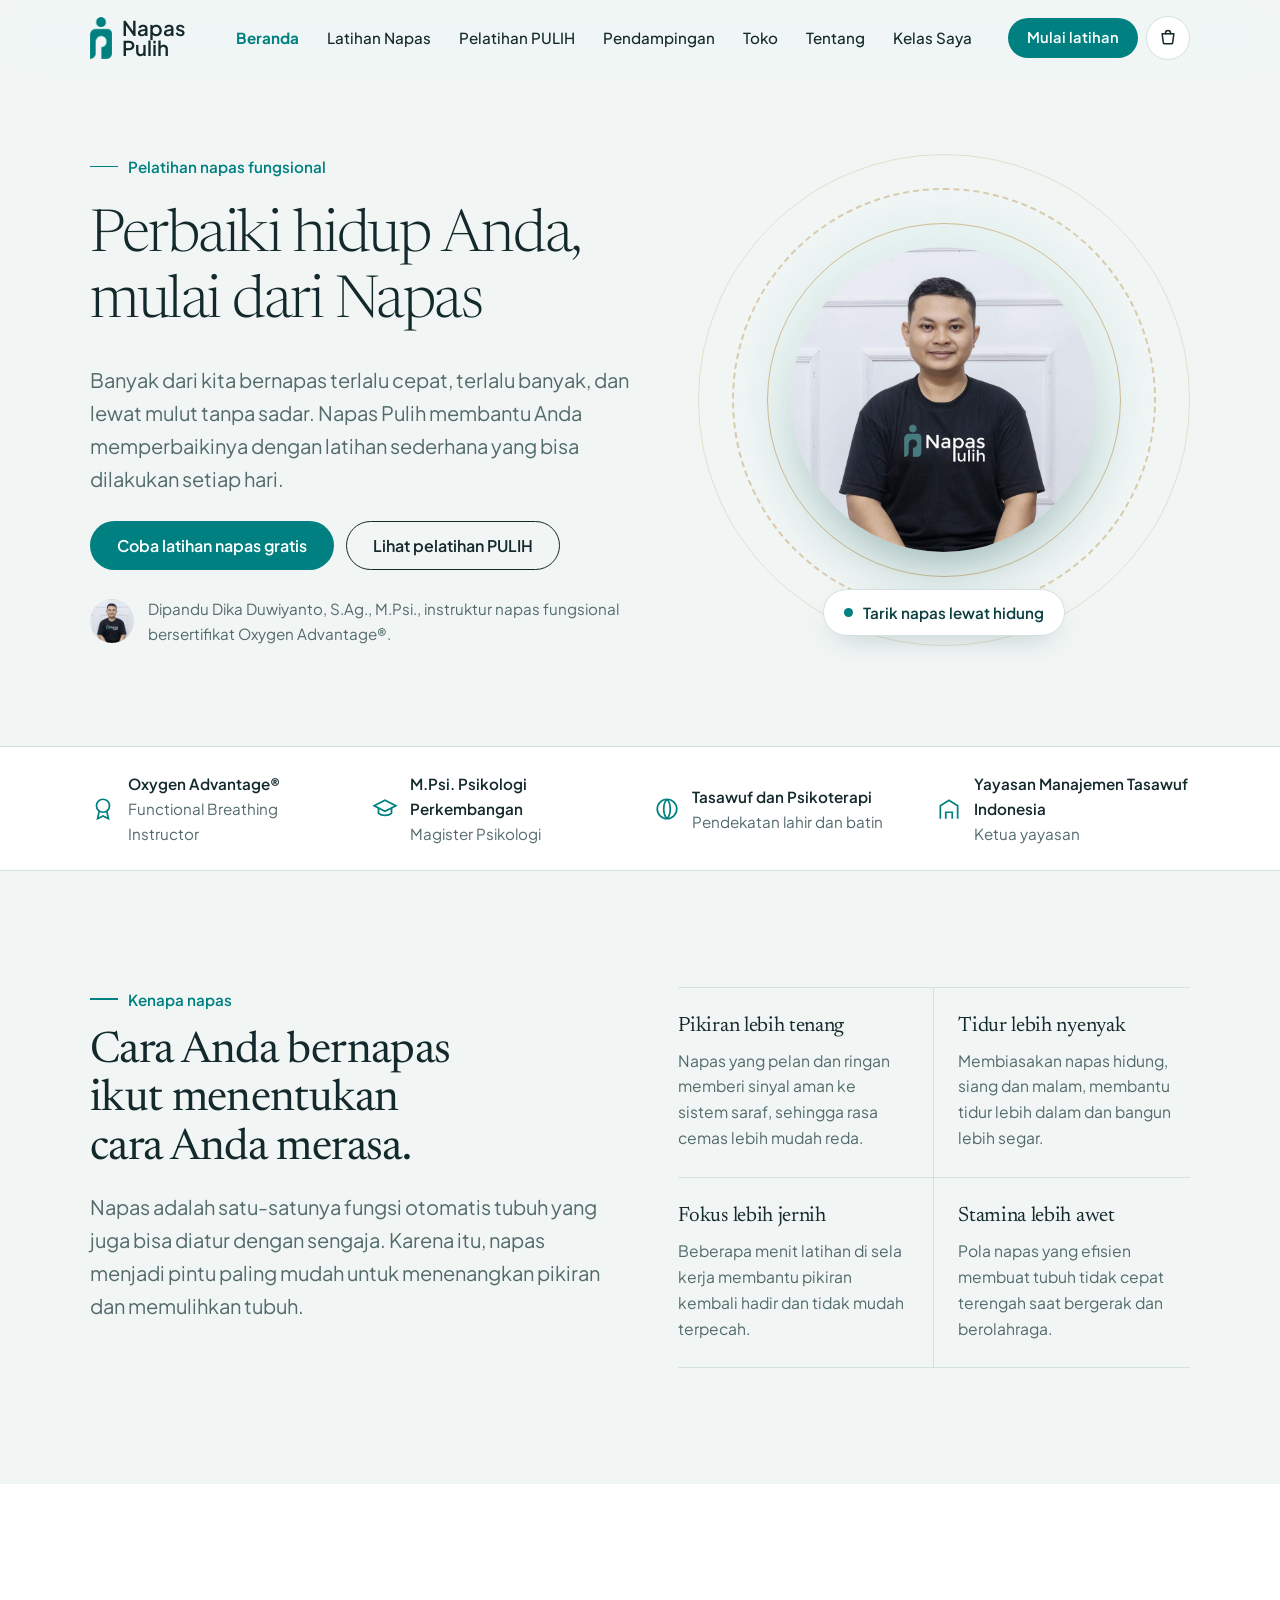
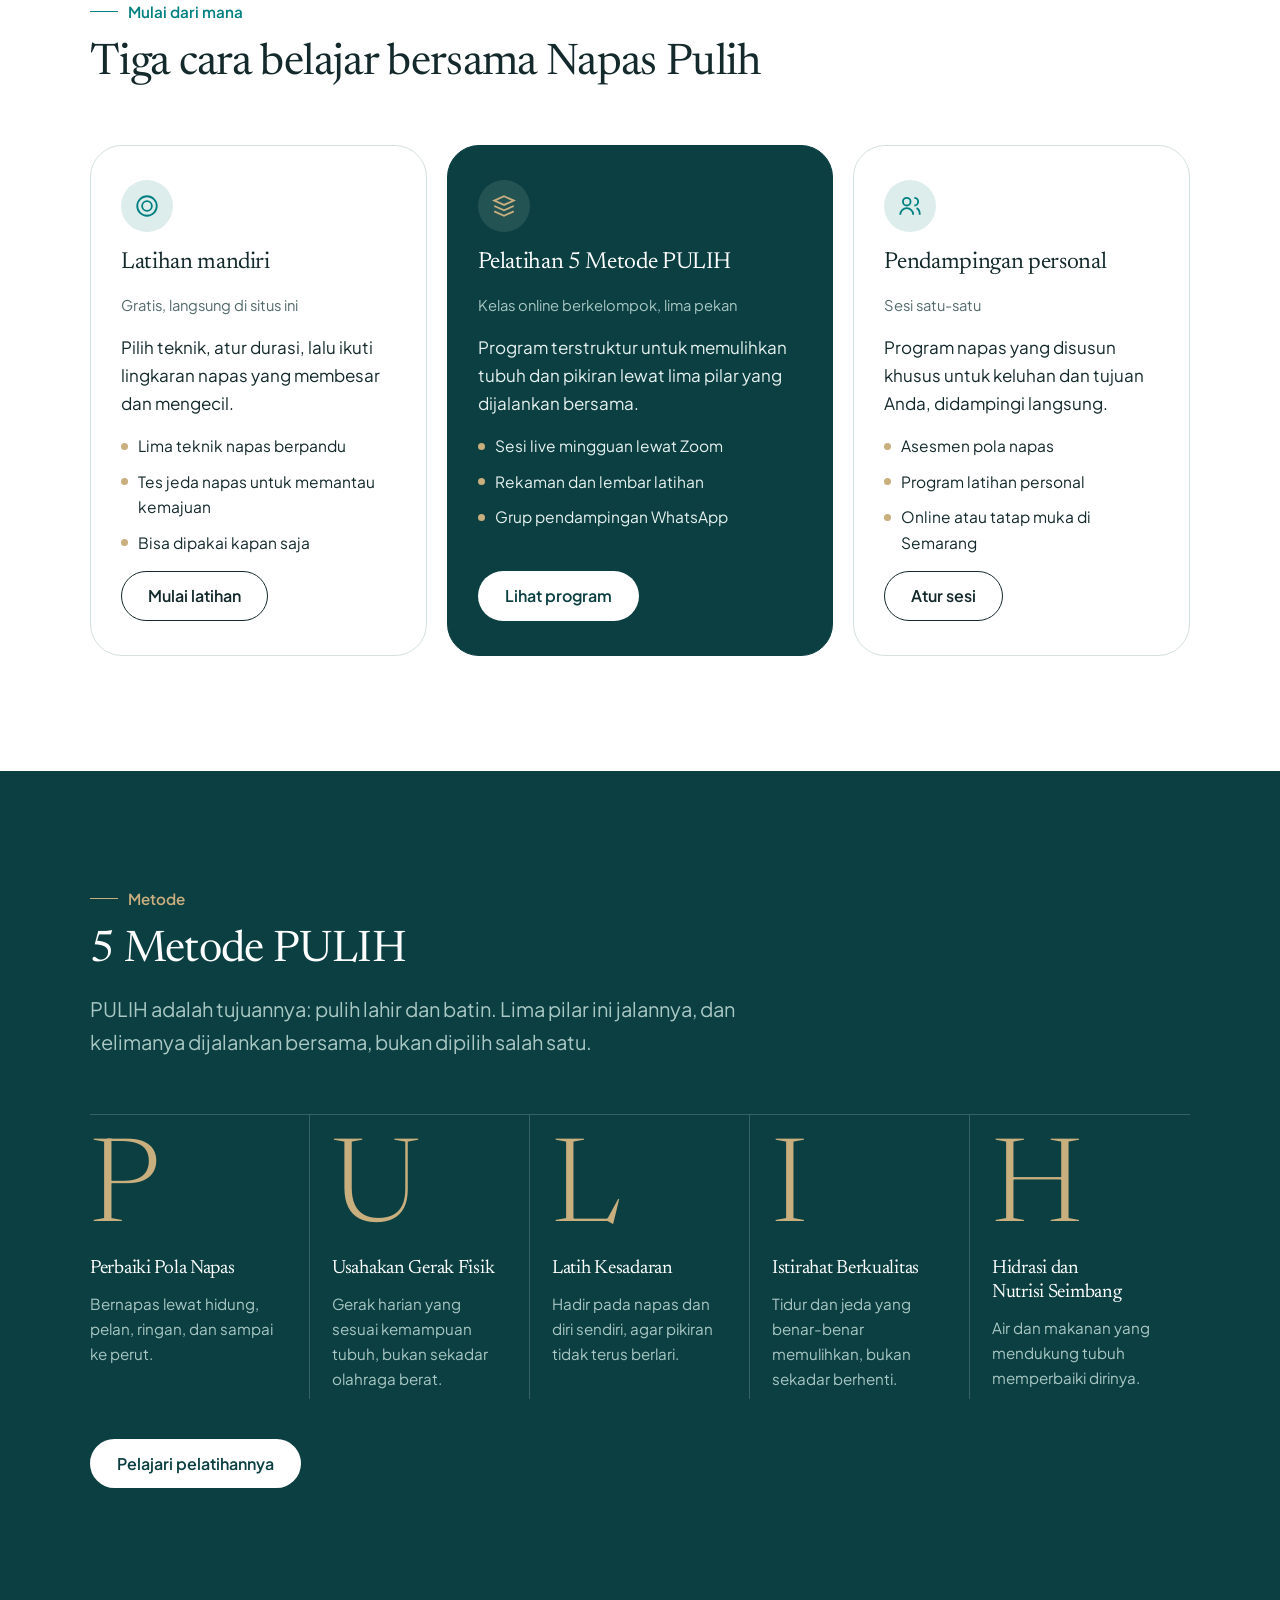
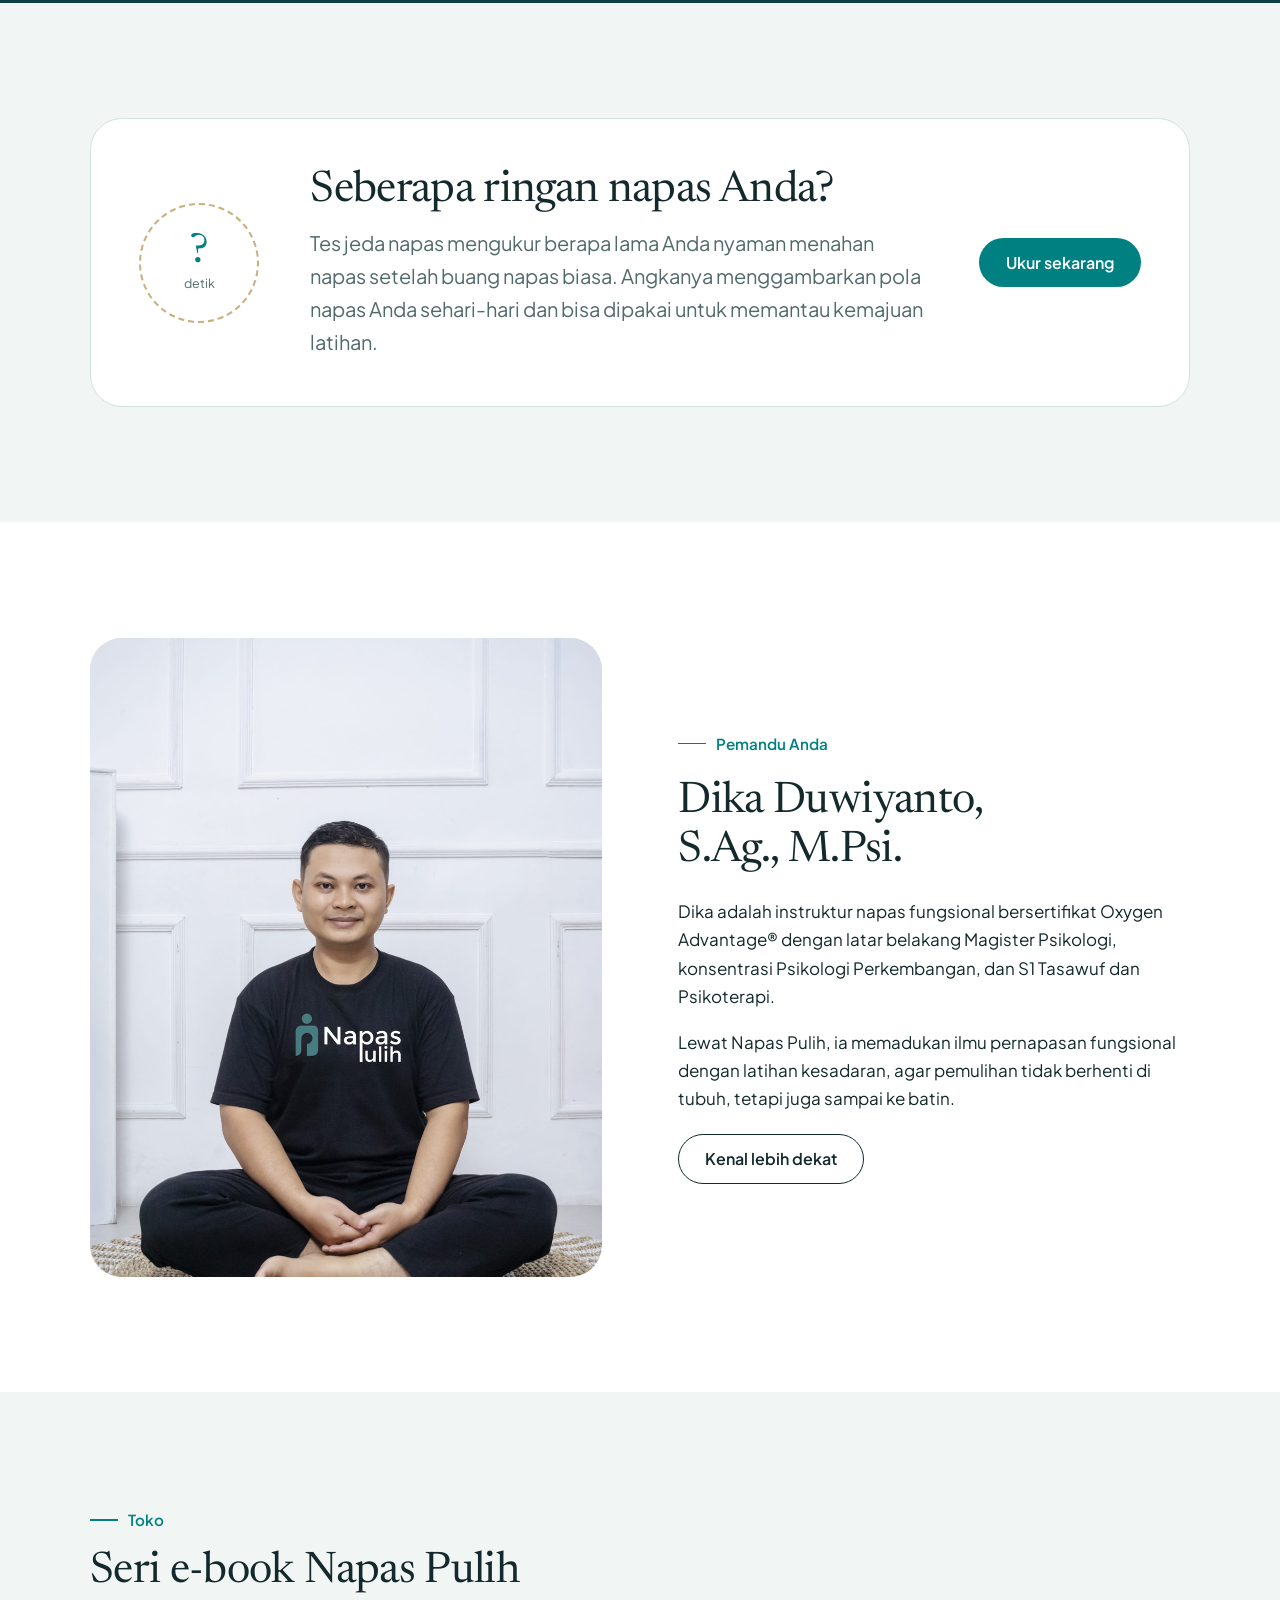
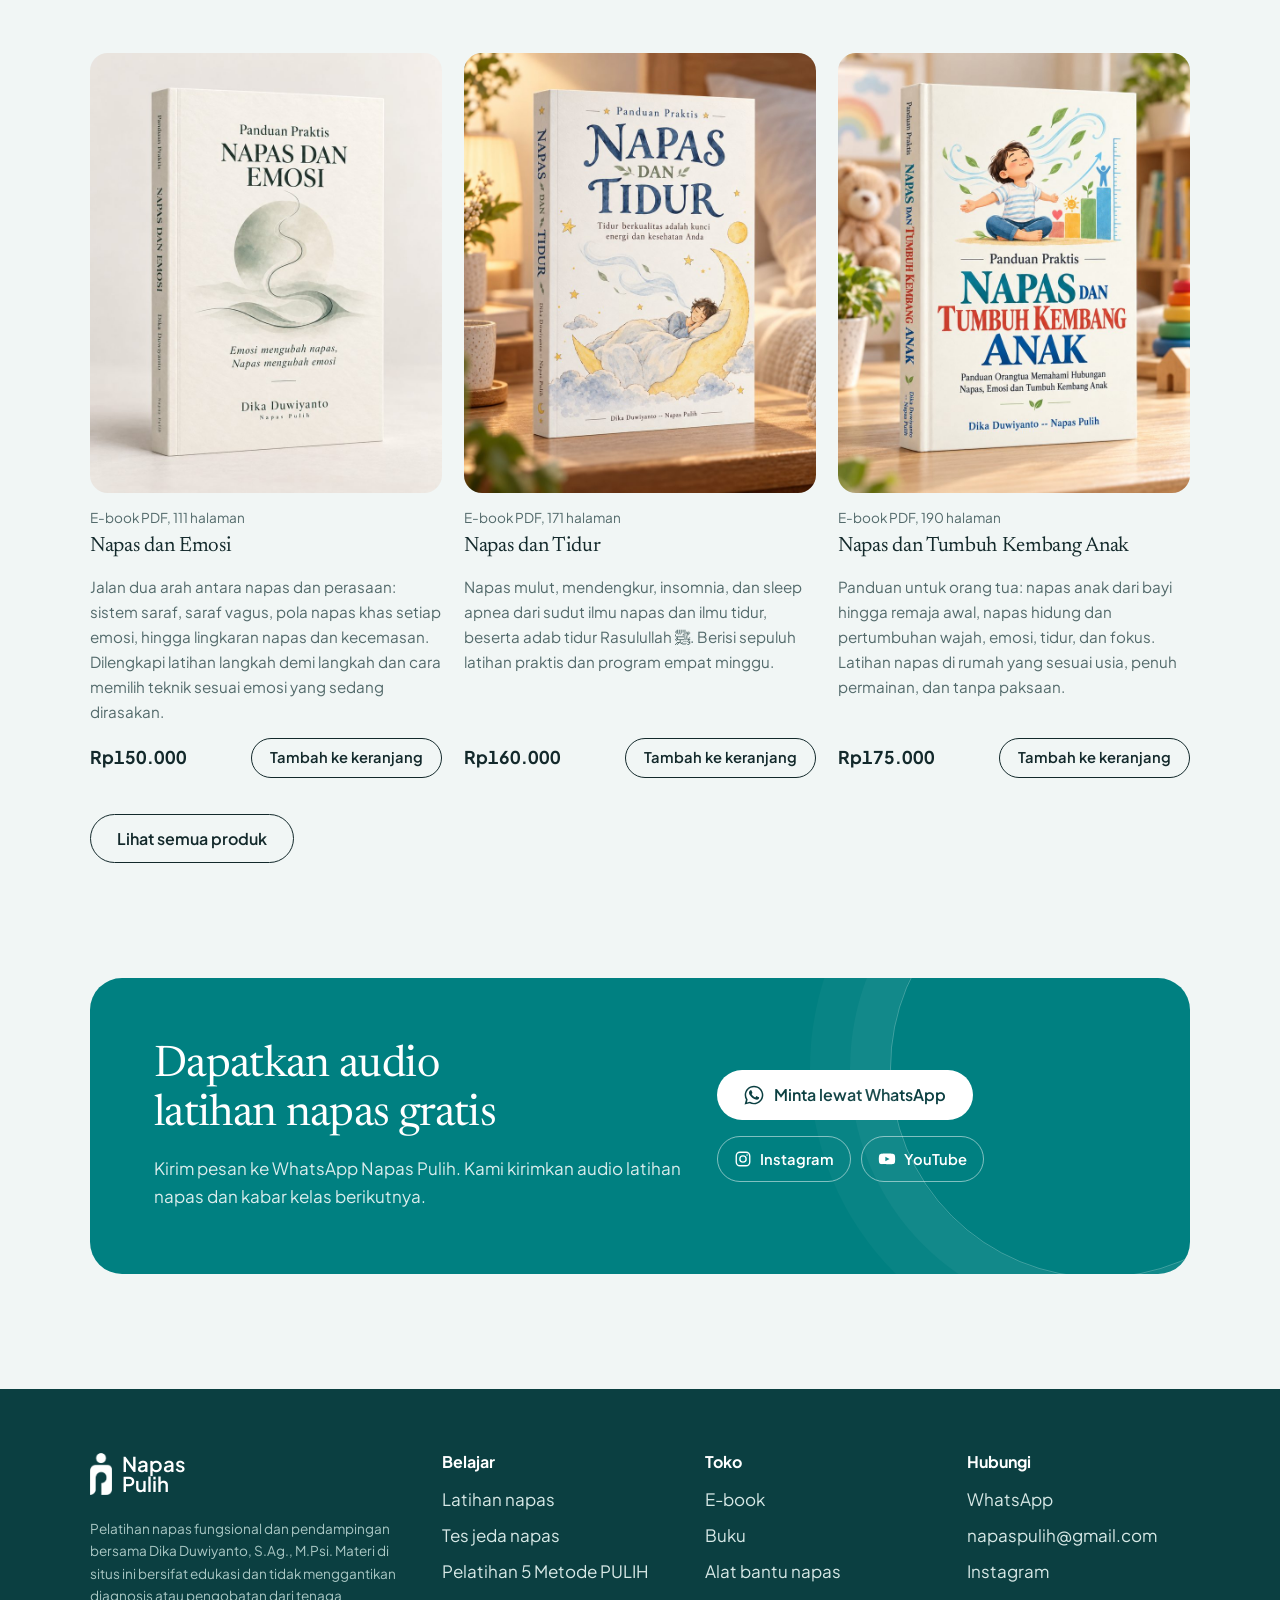
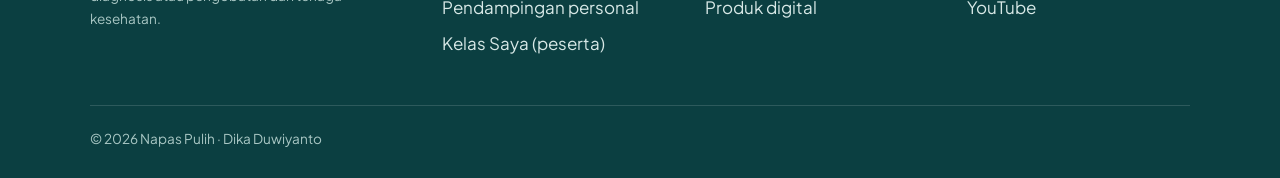
<file: index.html>
<!doctype html>
<html lang="id">
<head>
  <meta charset="utf-8">
  <meta name="viewport" content="width=device-width, initial-scale=1, viewport-fit=cover">
  <title>Napas Pulih | Latihan dan Pelatihan Napas bersama Dika Duwiyanto</title>
  <meta name="description" content="Napas Pulih: latihan napas interaktif gratis, pelatihan 5 Metode PULIH, pendampingan napas personal, dan buku-buku Dika Duwiyanto, instruktur napas bersertifikat Oxygen Advantage.">
  <meta property="og:type" content="website">
  <meta property="og:site_name" content="Napas Pulih">
  <meta property="og:url" content="https://napaspulih.github.io/">
  <meta property="og:title" content="Napas Pulih">
  <meta property="og:description" content="Perbaiki hidup Anda, mulai dari Napas. Latihan, pelatihan, dan pendampingan napas bersama Dika Duwiyanto.">
  <meta property="og:image" content="https://napaspulih.github.io/assets/img/dika-potret.jpg">
  <meta property="og:image:width" content="900">
  <meta property="og:image:height" content="900">
  <meta name="twitter:card" content="summary">
  <meta name="theme-color" content="#008081">
  <link rel="icon" href="assets/img/favicon.png">
  <link rel="preconnect" href="https://fonts.googleapis.com">
  <link rel="preconnect" href="https://fonts.gstatic.com" crossorigin>
  <link rel="stylesheet" href="https://fonts.googleapis.com/css2?family=Newsreader:opsz,wght@6..72,300;6..72,400;6..72,500&family=Plus+Jakarta+Sans:wght@400;500;600;700&display=swap">
  <link rel="stylesheet" href="assets/css/style.css?v=20261009-1">
</head>
<body data-halaman="beranda">
  <div id="header"></div>

  <main>
    <!-- ===== HERO ===== -->
    <section class="hero">
      <div class="wadah hero-isi">
        <div class="hero-teks">
          <span class="penanda">Pelatihan napas fungsional</span>
          <h1 class="hero-judul">Perbaiki hidup Anda, <span class="baris">mulai dari Napas</span></h1>
          <p class="lead">Banyak dari kita bernapas terlalu cepat, terlalu banyak, dan lewat mulut tanpa sadar. Napas Pulih membantu Anda memperbaikinya dengan latihan sederhana yang bisa dilakukan setiap hari.</p>
          <div class="deret-tombol">
            <a class="tombol tombol-utama" href="latihan.html">Coba latihan napas gratis</a>
            <a class="tombol tombol-garis" href="pelatihan.html">Lihat pelatihan PULIH</a>
          </div>
          <div class="hero-catatan">
            <img src="assets/img/dika-potret.jpg" alt="" width="44" height="44">
            <span>Dipandu Dika Duwiyanto, S.Ag., M.Psi., instruktur napas fungsional bersertifikat Oxygen Advantage®.</span>
          </div>
        </div>

        <div class="napas-hero" aria-label="Lingkaran pemandu napas: tarik napas saat membesar, hembuskan saat mengecil">
          <span class="cincin"></span><span class="cincin"></span><span class="cincin"></span>
          <div class="napas-potret"><img src="assets/img/dika-potret.jpg" alt="Dika Duwiyanto duduk bersila dengan kaos Napas Pulih" width="900" height="900"></div>
          <div class="napas-label" aria-live="off"><i></i><span id="label-napas">Tarik napas lewat hidung</span></div>
        </div>
      </div>
    </section>

    <!-- ===== KREDENSIAL ===== -->
    <section class="pita" aria-label="Latar belakang pemandu">
      <div class="wadah pita-isi">
        <div class="pita-item">
          <svg viewBox="0 0 24 24" fill="none" stroke="currentColor" stroke-width="1.6" aria-hidden="true"><circle cx="12" cy="9" r="6"/><path d="M8.5 14l-1.5 7 5-2.5 5 2.5-1.5-7"/></svg>
          <span><strong>Oxygen Advantage®</strong>Functional Breathing Instructor</span>
        </div>
        <div class="pita-item">
          <svg viewBox="0 0 24 24" fill="none" stroke="currentColor" stroke-width="1.6" aria-hidden="true"><path d="M2 9l10-5 10 5-10 5L2 9z"/><path d="M6 11v5c3 2.5 9 2.5 12 0v-5"/></svg>
          <span><strong>M.Psi. Psikologi Perkembangan</strong>Magister Psikologi</span>
        </div>
        <div class="pita-item">
          <svg viewBox="0 0 24 24" fill="none" stroke="currentColor" stroke-width="1.6" aria-hidden="true"><path d="M12 3c-4 4-4 14 0 18M12 3c4 4 4 14 0 18"/><circle cx="12" cy="12" r="9"/></svg>
          <span><strong>Tasawuf dan Psikoterapi</strong>Pendekatan lahir dan batin</span>
        </div>
        <div class="pita-item">
          <svg viewBox="0 0 24 24" fill="none" stroke="currentColor" stroke-width="1.6" aria-hidden="true"><path d="M4 21V9l8-5 8 5v12"/><path d="M9 21v-6h6v6"/></svg>
          <span><strong>Yayasan Manajemen Tasawuf Indonesia</strong>Ketua yayasan</span>
        </div>
      </div>
    </section>

    <!-- ===== KENAPA NAPAS ===== -->
    <section class="bagian">
      <div class="wadah dua-kolom" style="align-items:start">
        <div class="kepala-bagian" style="margin-bottom:0">
          <span class="penanda">Kenapa napas</span>
          <h2>Cara Anda bernapas ikut menentukan cara Anda merasa.</h2>
          <p class="lead">Napas adalah satu-satunya fungsi otomatis tubuh yang juga bisa diatur dengan sengaja. Karena itu, napas menjadi pintu paling mudah untuk menenangkan pikiran dan memulihkan tubuh.</p>
        </div>
        <div class="manfaat">
          <div class="manfaat-item"><h3>Pikiran lebih tenang</h3><p>Napas yang pelan dan ringan memberi sinyal aman ke sistem saraf, sehingga rasa cemas lebih mudah reda.</p></div>
          <div class="manfaat-item"><h3>Tidur lebih nyenyak</h3><p>Membiasakan napas hidung, siang dan malam, membantu tidur lebih dalam dan bangun lebih segar.</p></div>
          <div class="manfaat-item"><h3>Fokus lebih jernih</h3><p>Beberapa menit latihan di sela kerja membantu pikiran kembali hadir dan tidak mudah terpecah.</p></div>
          <div class="manfaat-item"><h3>Stamina lebih awet</h3><p>Pola napas yang efisien membuat tubuh tidak cepat terengah saat bergerak dan berolahraga.</p></div>
        </div>
      </div>
    </section>

    <!-- ===== TIGA JALAN ===== -->
    <section class="bagian bagian-putih">
      <div class="wadah">
        <div class="kepala-bagian">
          <span class="penanda">Mulai dari mana</span>
          <h2>Tiga cara belajar bersama Napas Pulih</h2>
        </div>
        <div class="jalan">
          <article class="jalan-item">
            <span class="ikon-jalan"><svg viewBox="0 0 24 24" fill="none" stroke="currentColor" stroke-width="1.7" aria-hidden="true"><circle cx="12" cy="12" r="9"/><circle cx="12" cy="12" r="4.5"/></svg></span>
            <h3>Latihan mandiri</h3>
            <span class="harga-mulai">Gratis, langsung di situs ini</span>
            <p>Pilih teknik, atur durasi, lalu ikuti lingkaran napas yang membesar dan mengecil.</p>
            <ul><li>Lima teknik napas berpandu</li><li>Tes jeda napas untuk memantau kemajuan</li><li>Bisa dipakai kapan saja</li></ul>
            <a class="tombol tombol-garis" href="latihan.html">Mulai latihan</a>
          </article>
          <article class="jalan-item sorot">
            <span class="ikon-jalan"><svg viewBox="0 0 24 24" fill="none" stroke="currentColor" stroke-width="1.7" aria-hidden="true"><path d="M3 7l9-4 9 4-9 4-9-4z"/><path d="M3 12l9 4 9-4M3 17l9 4 9-4"/></svg></span>
            <h3>Pelatihan 5 Metode PULIH</h3>
            <span class="harga-mulai">Kelas online berkelompok, lima pekan</span>
            <p>Program terstruktur untuk memulihkan tubuh dan pikiran lewat lima pilar yang dijalankan bersama.</p>
            <ul><li>Sesi live mingguan lewat Zoom</li><li>Rekaman dan lembar latihan</li><li>Grup pendampingan WhatsApp</li></ul>
            <a class="tombol tombol-terang" href="pelatihan.html">Lihat program</a>
          </article>
          <article class="jalan-item">
            <span class="ikon-jalan"><svg viewBox="0 0 24 24" fill="none" stroke="currentColor" stroke-width="1.7" aria-hidden="true"><circle cx="9" cy="8" r="3.5"/><path d="M3 20c0-3.3 2.7-6 6-6s6 2.7 6 6"/><path d="M16 4.5a3.5 3.5 0 0 1 0 7M18 14c2 .8 3 3 3 6"/></svg></span>
            <h3>Pendampingan personal</h3>
            <span class="harga-mulai">Sesi satu-satu</span>
            <p>Program napas yang disusun khusus untuk keluhan dan tujuan Anda, didampingi langsung.</p>
            <ul><li>Asesmen pola napas</li><li>Program latihan personal</li><li>Online atau tatap muka di Semarang</li></ul>
            <a class="tombol tombol-garis" href="pendampingan.html">Atur sesi</a>
          </article>
        </div>
      </div>
    </section>

    <!-- ===== 5 METODE PULIH ===== -->
    <section class="bagian bagian-gelap">
      <div class="wadah">
        <div class="kepala-bagian">
          <span class="penanda">Metode</span>
          <h2>5 Metode PULIH</h2>
          <p class="lead">PULIH adalah tujuannya: pulih lahir dan batin. Lima pilar ini jalannya, dan kelimanya dijalankan bersama, bukan dipilih salah satu.</p>
        </div>
        <div class="pulih-huruf">
          <div class="pulih-kolom"><span class="huruf">P</span><h3>Perbaiki Pola Napas</h3><p>Bernapas lewat hidung, pelan, ringan, dan sampai ke perut.</p></div>
          <div class="pulih-kolom"><span class="huruf">U</span><h3>Usahakan Gerak Fisik</h3><p>Gerak harian yang sesuai kemampuan tubuh, bukan sekadar olahraga berat.</p></div>
          <div class="pulih-kolom"><span class="huruf">L</span><h3>Latih Kesadaran</h3><p>Hadir pada napas dan diri sendiri, agar pikiran tidak terus berlari.</p></div>
          <div class="pulih-kolom"><span class="huruf">I</span><h3>Istirahat Berkualitas</h3><p>Tidur dan jeda yang benar-benar memulihkan, bukan sekadar berhenti.</p></div>
          <div class="pulih-kolom"><span class="huruf">H</span><h3>Hidrasi dan Nutrisi Seimbang</h3><p>Air dan makanan yang mendukung tubuh memperbaiki dirinya.</p></div>
        </div>
        <div class="deret-tombol" style="margin-top:40px">
          <a class="tombol tombol-terang" href="pelatihan.html">Pelajari pelatihannya</a>
        </div>
      </div>
    </section>

    <!-- ===== AJAKAN TES ===== -->
    <section class="bagian">
      <div class="wadah">
        <div class="ajakan-tes">
          <div class="jam-tes" aria-hidden="true"><div><strong>?</strong><span>detik</span></div></div>
          <div style="display:grid;gap:10px">
            <h2>Seberapa ringan napas Anda?</h2>
            <p class="lead">Tes jeda napas mengukur berapa lama Anda nyaman menahan napas setelah buang napas biasa. Angkanya menggambarkan pola napas Anda sehari-hari dan bisa dipakai untuk memantau kemajuan latihan.</p>
          </div>
          <a class="tombol tombol-utama" href="latihan.html#tes">Ukur sekarang</a>
        </div>
      </div>
    </section>

    <!-- ===== TENTANG SINGKAT ===== -->
    <section class="bagian bagian-putih">
      <div class="wadah dua-kolom">
        <div class="foto-profil"><img src="assets/img/dika.jpg" alt="Dika Duwiyanto" loading="lazy" width="1000" height="1500"></div>
        <div style="display:grid;gap:22px">
          <span class="penanda">Pemandu Anda</span>
          <h2>Dika Duwiyanto, S.Ag., M.Psi.</h2>
          <div class="prosa">
            <p>Dika adalah instruktur napas fungsional bersertifikat Oxygen Advantage® dengan latar belakang Magister Psikologi, konsentrasi Psikologi Perkembangan, dan S1 Tasawuf dan Psikoterapi.</p>
            <p>Lewat Napas Pulih, ia memadukan ilmu pernapasan fungsional dengan latihan kesadaran, agar pemulihan tidak berhenti di tubuh, tetapi juga sampai ke batin.</p>
          </div>
          <div class="deret-tombol"><a class="tombol tombol-garis" href="tentang.html">Kenal lebih dekat</a></div>
        </div>
      </div>
    </section>

    <!-- ===== TOKO SINGKAT ===== -->
    <section class="bagian">
      <div class="wadah">
        <div class="kepala-bagian">
          <span class="penanda">Toko</span>
          <h2>Seri e-book Napas Pulih</h2>
        </div>
        <div class="grid-produk" data-produk="ebook-napas-dan-emosi,ebook-napas-dan-tidur,ebook-napas-dan-tumbuh-kembang-anak"></div>
        <div class="deret-tombol" style="margin-top:36px"><a class="tombol tombol-garis" href="toko.html">Lihat semua produk</a></div>
      </div>
    </section>

    <!-- ===== KOMUNITAS ===== -->
    <section class="bagian" style="padding-top:0">
      <div class="wadah">
        <div class="komunitas">
          <div style="display:grid;gap:14px">
            <h2>Dapatkan audio latihan napas gratis</h2>
            <p>Kirim pesan ke WhatsApp Napas Pulih. Kami kirimkan audio latihan napas dan kabar kelas berikutnya.</p>
          </div>
          <div style="display:grid;gap:16px;justify-items:start">
            <a class="tombol tombol-terang" data-wa="Halo Napas Pulih, saya mau audio latihan napas gratis." data-ikon-wa>Minta lewat WhatsApp</a>
            <div class="sosial" data-sosial></div>
          </div>
        </div>
      </div>
    </section>
  </main>

  <div id="footer"></div>

  <script src="assets/js/pengaturan.js?v=20261009-1"></script>
  <script src="assets/js/main.js?v=20261009-1"></script>
  <script>
    // Teks pemandu di lingkaran beranda: berganti tiap 5,5 detik mengikuti animasi
    (function () {
      const label = document.getElementById("label-napas");
      const potret = document.querySelector(".napas-potret");
      if (!label || !potret || matchMedia("(prefers-reduced-motion: reduce)").matches) { if (label) label.textContent = "Bernapas pelan lewat hidung"; return; }
      let mulai = performance.now();
      potret.addEventListener("animationstart", () => { mulai = performance.now(); });
      potret.addEventListener("animationiteration", () => { mulai = performance.now(); });
      let terakhir = "";
      (function putar() {
        const t = (performance.now() - mulai) % 11000;
        const teks = t < 5500 ? "Tarik napas lewat hidung" : "Hembuskan perlahan";
        if (teks !== terakhir) { label.textContent = teks; terakhir = teks; }
        requestAnimationFrame(putar);
      })();
    })();
  </script>
</body>
</html>
</file>
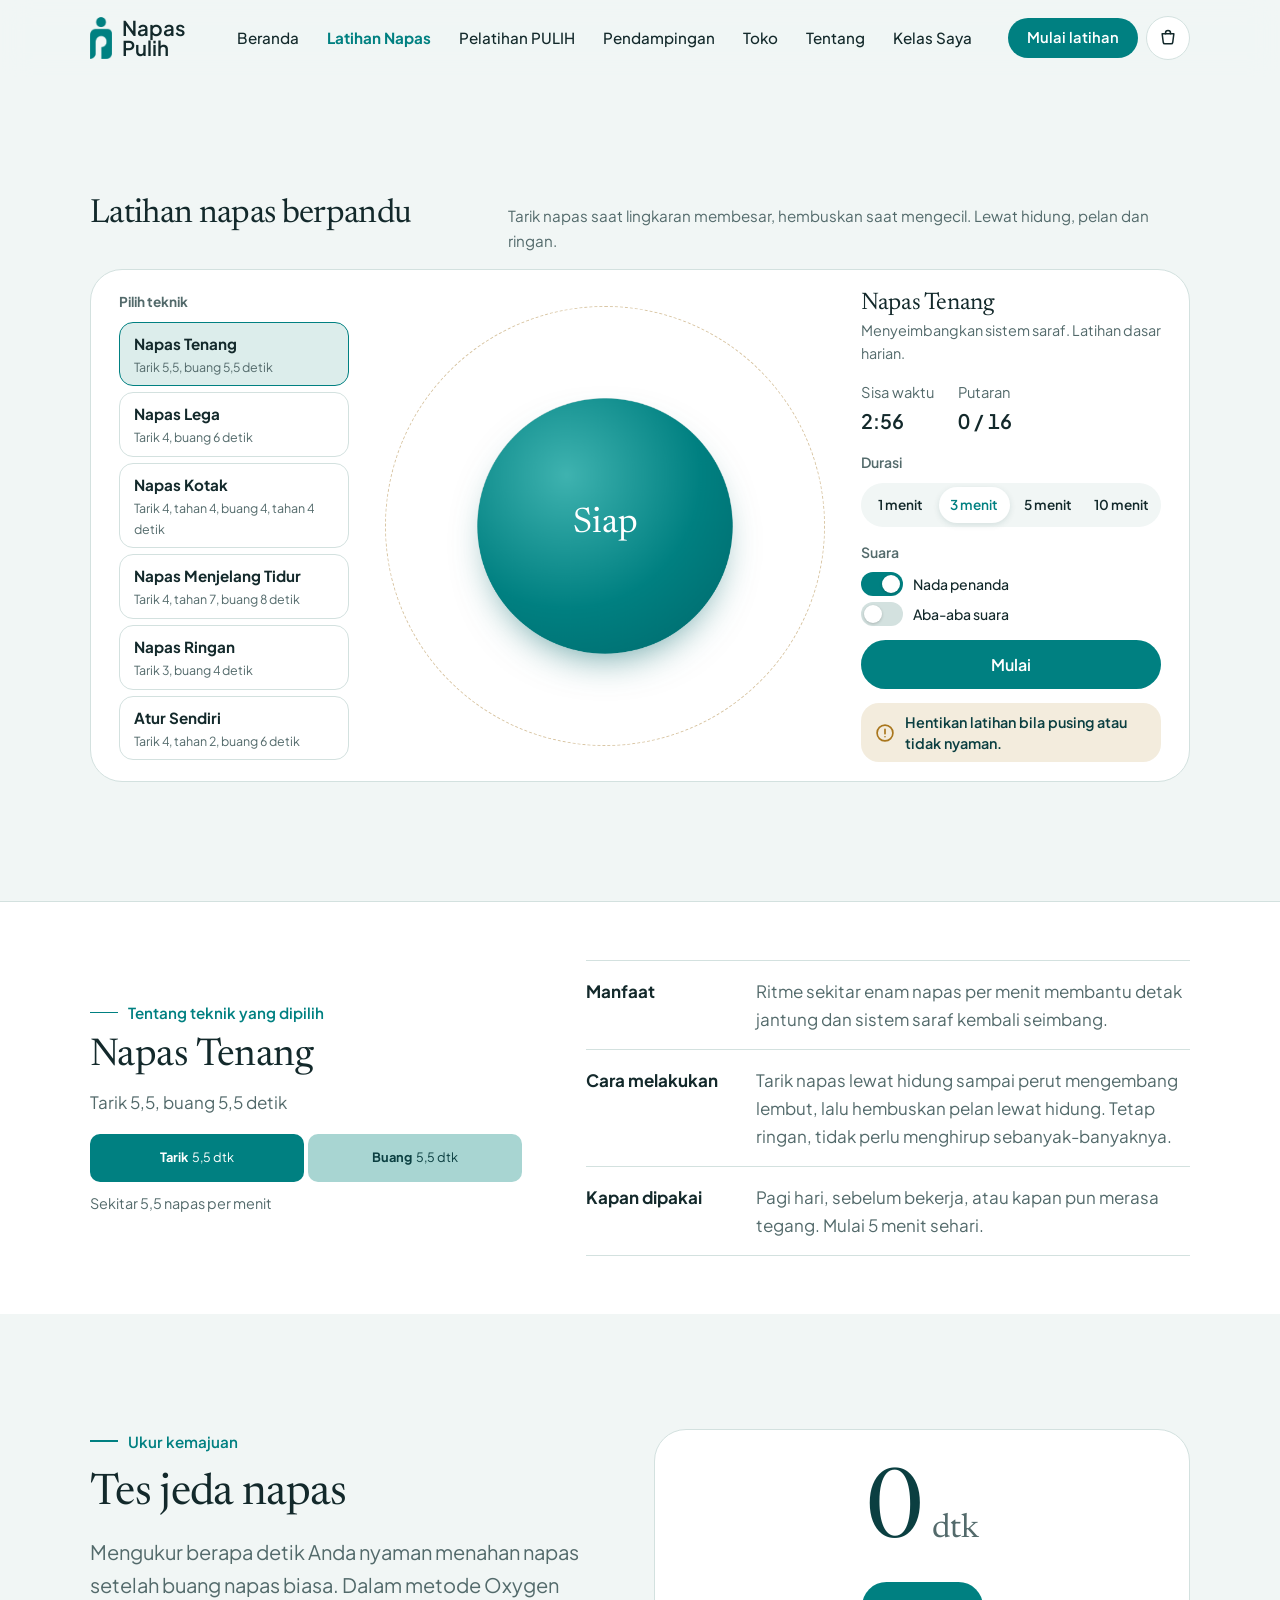
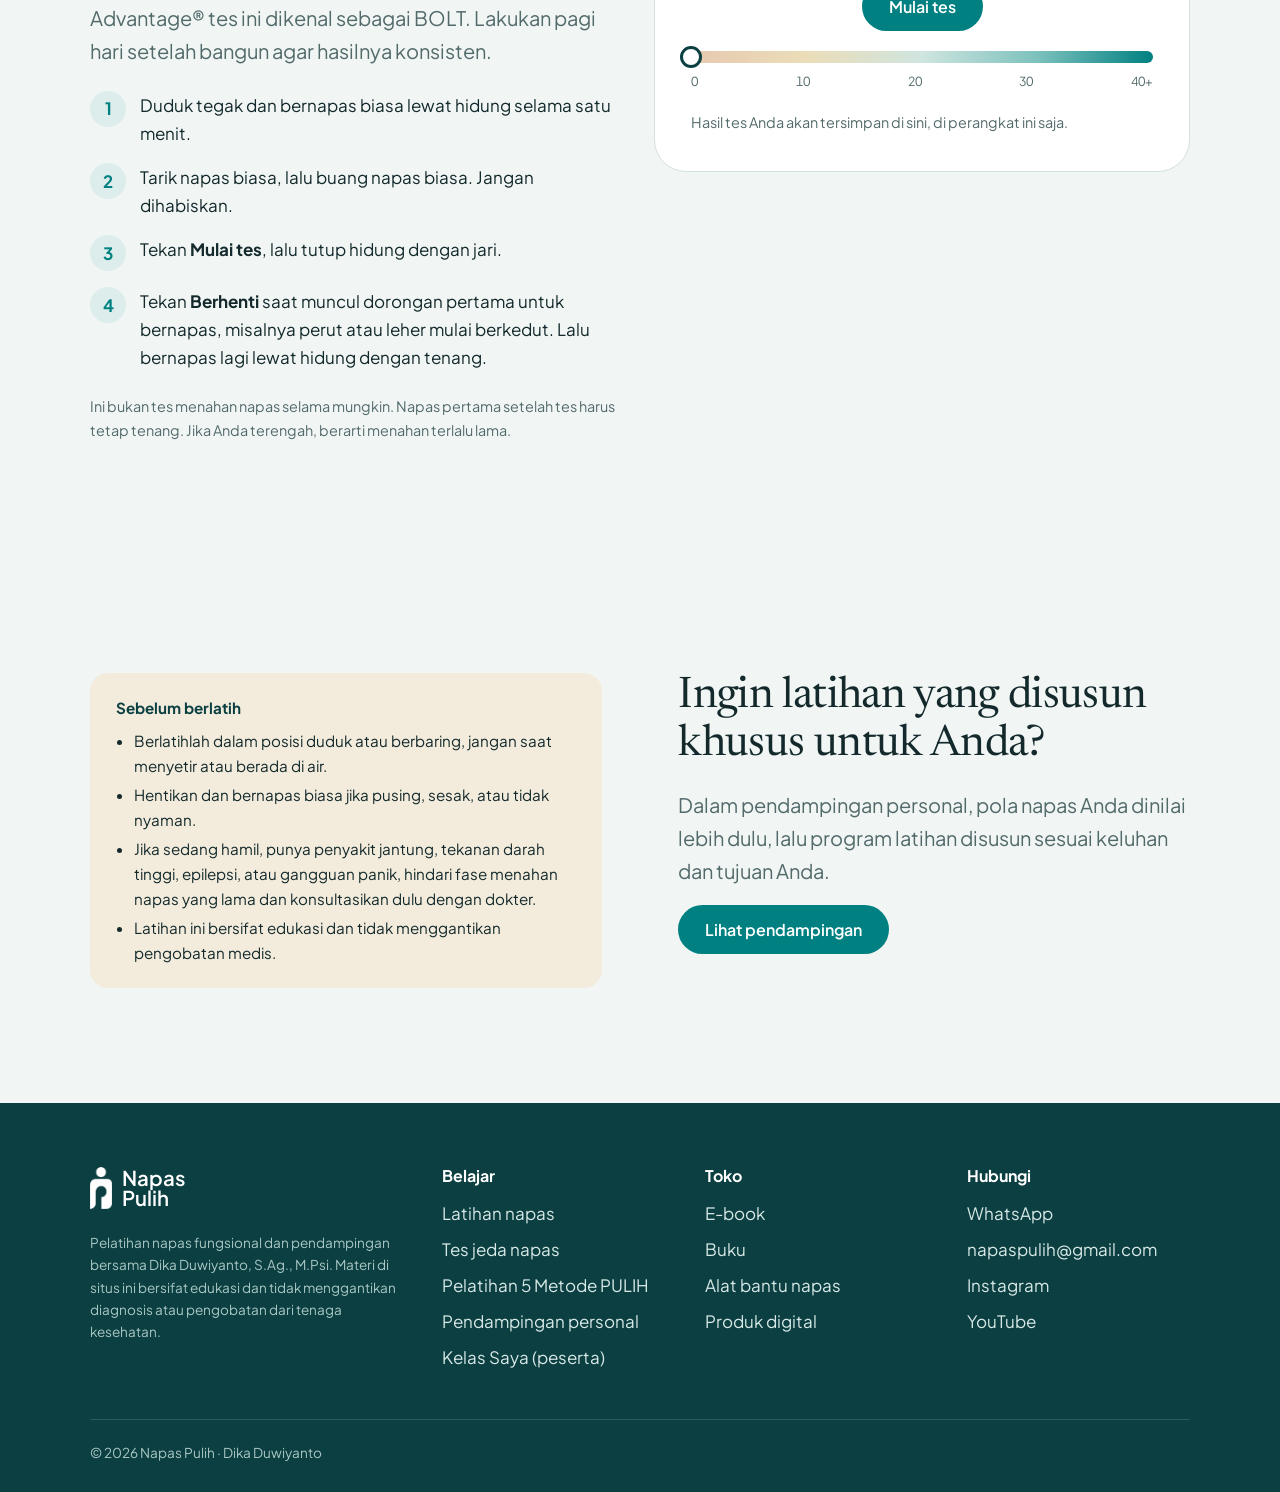
<file: latihan.html>
<!doctype html>
<html lang="id">
<head>
  <meta charset="utf-8">
  <meta name="viewport" content="width=device-width, initial-scale=1, viewport-fit=cover">
  <title>Latihan Napas Interaktif | Napas Pulih</title>
  <meta name="description" content="Latihan napas berpandu gratis: Napas Tenang, Napas Lega, Napas Kotak, Napas Menjelang Tidur, Napas Ringan, dan tes jeda napas (BOLT).">
  <meta property="og:type" content="website">
  <meta property="og:site_name" content="Napas Pulih">
  <meta property="og:url" content="https://napaspulih.github.io/latihan.html">
  <meta property="og:title" content="Latihan Napas Interaktif | Napas Pulih">
  <meta property="og:description" content="Latihan napas berpandu gratis dan tes jeda napas. Pilih teknik, atur durasi, lalu ikuti lingkaran napas.">
  <meta property="og:image" content="https://napaspulih.github.io/assets/img/dika-potret.jpg">
  <meta property="og:image:width" content="900">
  <meta property="og:image:height" content="900">
  <meta name="twitter:card" content="summary">
  <meta name="theme-color" content="#008081">
  <link rel="icon" href="assets/img/favicon.png">
  <link rel="preconnect" href="https://fonts.googleapis.com">
  <link rel="preconnect" href="https://fonts.gstatic.com" crossorigin>
  <link rel="stylesheet" href="https://fonts.googleapis.com/css2?family=Newsreader:opsz,wght@6..72,300;6..72,400;6..72,500&family=Plus+Jakarta+Sans:wght@400;500;600;700&display=swap">
  <link rel="stylesheet" href="assets/css/style.css?v=20261009-1">
</head>
<body data-halaman="latihan">
  <div id="header"></div>

  <main>
    <!-- ===== LATIHAN NAPAS (muat satu layar) ===== -->
    <section class="studio" aria-labelledby="judul-latihan">
      <div class="wadah studio-isi">
        <div class="studio-kepala">
          <h1 id="judul-latihan">Latihan napas berpandu</h1>
          <p>Tarik napas saat lingkaran membesar, hembuskan saat mengecil. Lewat hidung, pelan dan ringan.</p>
        </div>

        <div class="studio-tata">
          <div class="studio-teknik">
            <span class="studio-label" id="label-teknik">Pilih teknik</span>
            <div class="daftar-teknik" id="daftar-teknik" role="group" aria-labelledby="label-teknik"></div>
          </div>

          <div class="studio-orb">
            <div class="orb-wadah">
              <span class="orb-cincin"></span>
              <span class="orb-cincin dalam"></span>
              <span class="orb" id="orb"></span>
              <svg class="orb-progres" viewBox="0 0 100 100" aria-hidden="true"><circle class="jalur" cx="50" cy="50" r="49"/><circle class="isi" id="orb-progres-isi" cx="50" cy="50" r="49"/></svg>
              <div class="orb-teks" aria-live="polite">
                <span class="orb-fase" id="orb-fase">Siap</span>
                <span class="orb-hitung" id="orb-hitung"></span>
              </div>
            </div>
          </div>

          <div class="studio-panel">
            <div class="studio-judul">
              <h2 id="teknik-judul">Napas Tenang</h2>
              <p id="teknik-ringkas"></p>
            </div>

            <div class="status-sesi" aria-live="off">
              <div>Sisa waktu<strong id="sisa-waktu">3:00</strong></div>
              <div>Putaran<strong id="putaran">0 / 16</strong></div>
            </div>

            <div class="atur-kustom" id="atur-kustom" hidden>
              <div class="isian"><label for="k-tarik">Tarik</label><input id="k-tarik" type="number" min="1" max="30" step="0.5" inputmode="decimal"></div>
              <div class="isian"><label for="k-tahan1">Tahan</label><input id="k-tahan1" type="number" min="0" max="30" step="0.5" inputmode="decimal"></div>
              <div class="isian"><label for="k-buang">Buang</label><input id="k-buang" type="number" min="1" max="30" step="0.5" inputmode="decimal"></div>
              <div class="isian"><label for="k-tahan2">Tahan</label><input id="k-tahan2" type="number" min="0" max="30" step="0.5" inputmode="decimal"></div>
            </div>

            <div class="kontrol-grup">
              <span id="label-durasi">Durasi</span>
              <div class="segmen" id="pilih-durasi" role="group" aria-labelledby="label-durasi">
                <button type="button" data-menit="1" aria-pressed="false">1 menit</button>
                <button type="button" data-menit="3" aria-pressed="true">3 menit</button>
                <button type="button" data-menit="5" aria-pressed="false">5 menit</button>
                <button type="button" data-menit="10" aria-pressed="false">10 menit</button>
              </div>
            </div>

            <div class="kontrol-grup">
              <span>Suara</span>
              <div class="studio-saklar">
                <label class="saklar"><input type="checkbox" id="suara" checked> Nada penanda</label>
                <label class="saklar"><input type="checkbox" id="panduan-suara"> Aba-aba suara</label>
              </div>
            </div>

            <div class="deret-tombol studio-tombol">
              <button class="tombol tombol-utama" id="tombol-mulai" type="button">Mulai</button>
              <button class="tombol tombol-garis" id="tombol-henti" type="button" hidden>Hentikan</button>
            </div>

            <p class="peringatan-latihan" role="note">
              <svg viewBox="0 0 24 24" fill="none" stroke="currentColor" stroke-width="2" stroke-linecap="round" aria-hidden="true"><circle cx="12" cy="12" r="9.5"/><path d="M12 7.5v5.5M12 16.5v.01"/></svg>
              <span>Hentikan latihan bila pusing atau tidak nyaman.</span>
            </p>

            <div class="catatan studio-selesai" id="pesan-selesai" hidden>
              <strong>Latihan selesai.</strong>
              <p>Duduk diam sejenak dan biarkan napas kembali normal sebelum beraktivitas.</p>
            </div>
          </div>
        </div>
      </div>
    </section>

    <!-- ===== PENJELASAN TEKNIK ===== -->
    <section class="studio-info" aria-labelledby="info-judul">
      <div class="wadah studio-info-isi">
        <div class="info-kepala">
          <span class="penanda">Tentang teknik yang dipilih</span>
          <h2 id="info-judul">Napas Tenang</h2>
          <p class="info-pola" id="info-pola"></p>
          <div class="ritme" id="info-ritme" aria-hidden="true"></div>
          <p class="kecil" id="info-per-menit"></p>
        </div>
        <dl class="info-daftar">
          <div><dt>Manfaat</dt><dd id="info-manfaat"></dd></div>
          <div><dt>Cara melakukan</dt><dd id="info-cara"></dd></div>
          <div><dt>Kapan dipakai</dt><dd id="info-kapan"></dd></div>
        </dl>
      </div>
    </section>

    <!-- ===== TES JEDA NAPAS ===== -->
    <section class="bagian" id="tes">
      <div class="wadah tes-tata">
        <div style="display:grid;gap:24px">
          <div class="kepala-bagian" style="margin-bottom:0">
            <span class="penanda">Ukur kemajuan</span>
            <h2>Tes jeda napas</h2>
            <p class="lead">Mengukur berapa detik Anda nyaman menahan napas setelah buang napas biasa. Dalam metode Oxygen Advantage® tes ini dikenal sebagai BOLT. Lakukan pagi hari setelah bangun agar hasilnya konsisten.</p>
          </div>
          <ol class="tes-langkah">
            <li><span>Duduk tegak dan bernapas biasa lewat hidung selama satu menit.</span></li>
            <li><span>Tarik napas biasa, lalu buang napas biasa. Jangan dihabiskan.</span></li>
            <li><span>Tekan <strong>Mulai tes</strong>, lalu tutup hidung dengan jari.</span></li>
            <li><span>Tekan <strong>Berhenti</strong> saat muncul dorongan pertama untuk bernapas, misalnya perut atau leher mulai berkedut. Lalu bernapas lagi lewat hidung dengan tenang.</span></li>
          </ol>
          <p class="kecil">Ini bukan tes menahan napas selama mungkin. Napas pertama setelah tes harus tetap tenang. Jika Anda terengah, berarti menahan terlalu lama.</p>
        </div>

        <div class="stopwatch">
          <div class="stopwatch-angka" id="tes-angka" aria-live="polite">0<small> dtk</small></div>
          <button class="tombol tombol-utama" id="tes-tombol" type="button">Mulai tes</button>
          <div class="skala" aria-hidden="true">
            <div class="skala-batang"><span class="skala-penunjuk" id="skala-penunjuk" style="left:0%"></span></div>
            <div class="skala-label"><span>0</span><span>10</span><span>20</span><span>30</span><span>40+</span></div>
          </div>
          <div class="hasil-tes" id="tes-hasil" hidden></div>
          <div class="riwayat" id="tes-riwayat"></div>
          <button class="tombol tombol-garis tombol-kecil" id="tes-hapus" type="button" hidden>Hapus riwayat</button>
        </div>
      </div>
    </section>

    <!-- ===== KEAMANAN ===== -->
    <section class="bagian">
      <div class="wadah dua-kolom" style="align-items:start">
        <div class="catatan">
          <strong>Sebelum berlatih</strong>
          <ul>
            <li>Berlatihlah dalam posisi duduk atau berbaring, jangan saat menyetir atau berada di air.</li>
            <li>Hentikan dan bernapas biasa jika pusing, sesak, atau tidak nyaman.</li>
            <li>Jika sedang hamil, punya penyakit jantung, tekanan darah tinggi, epilepsi, atau gangguan panik, hindari fase menahan napas yang lama dan konsultasikan dulu dengan dokter.</li>
            <li>Latihan ini bersifat edukasi dan tidak menggantikan pengobatan medis.</li>
          </ul>
        </div>
        <div style="display:grid;gap:18px">
          <h2>Ingin latihan yang disusun khusus untuk Anda?</h2>
          <p class="lead">Dalam pendampingan personal, pola napas Anda dinilai lebih dulu, lalu program latihan disusun sesuai keluhan dan tujuan Anda.</p>
          <div class="deret-tombol"><a class="tombol tombol-utama" href="pendampingan.html">Lihat pendampingan</a></div>
        </div>
      </div>
    </section>
  </main>

  <div id="footer"></div>

  <script src="assets/js/pengaturan.js?v=20261009-1"></script>
  <script src="assets/js/main.js?v=20261009-1"></script>
  <script src="assets/js/latihan.js?v=20261009-1"></script>
</body>
</html>
</file>
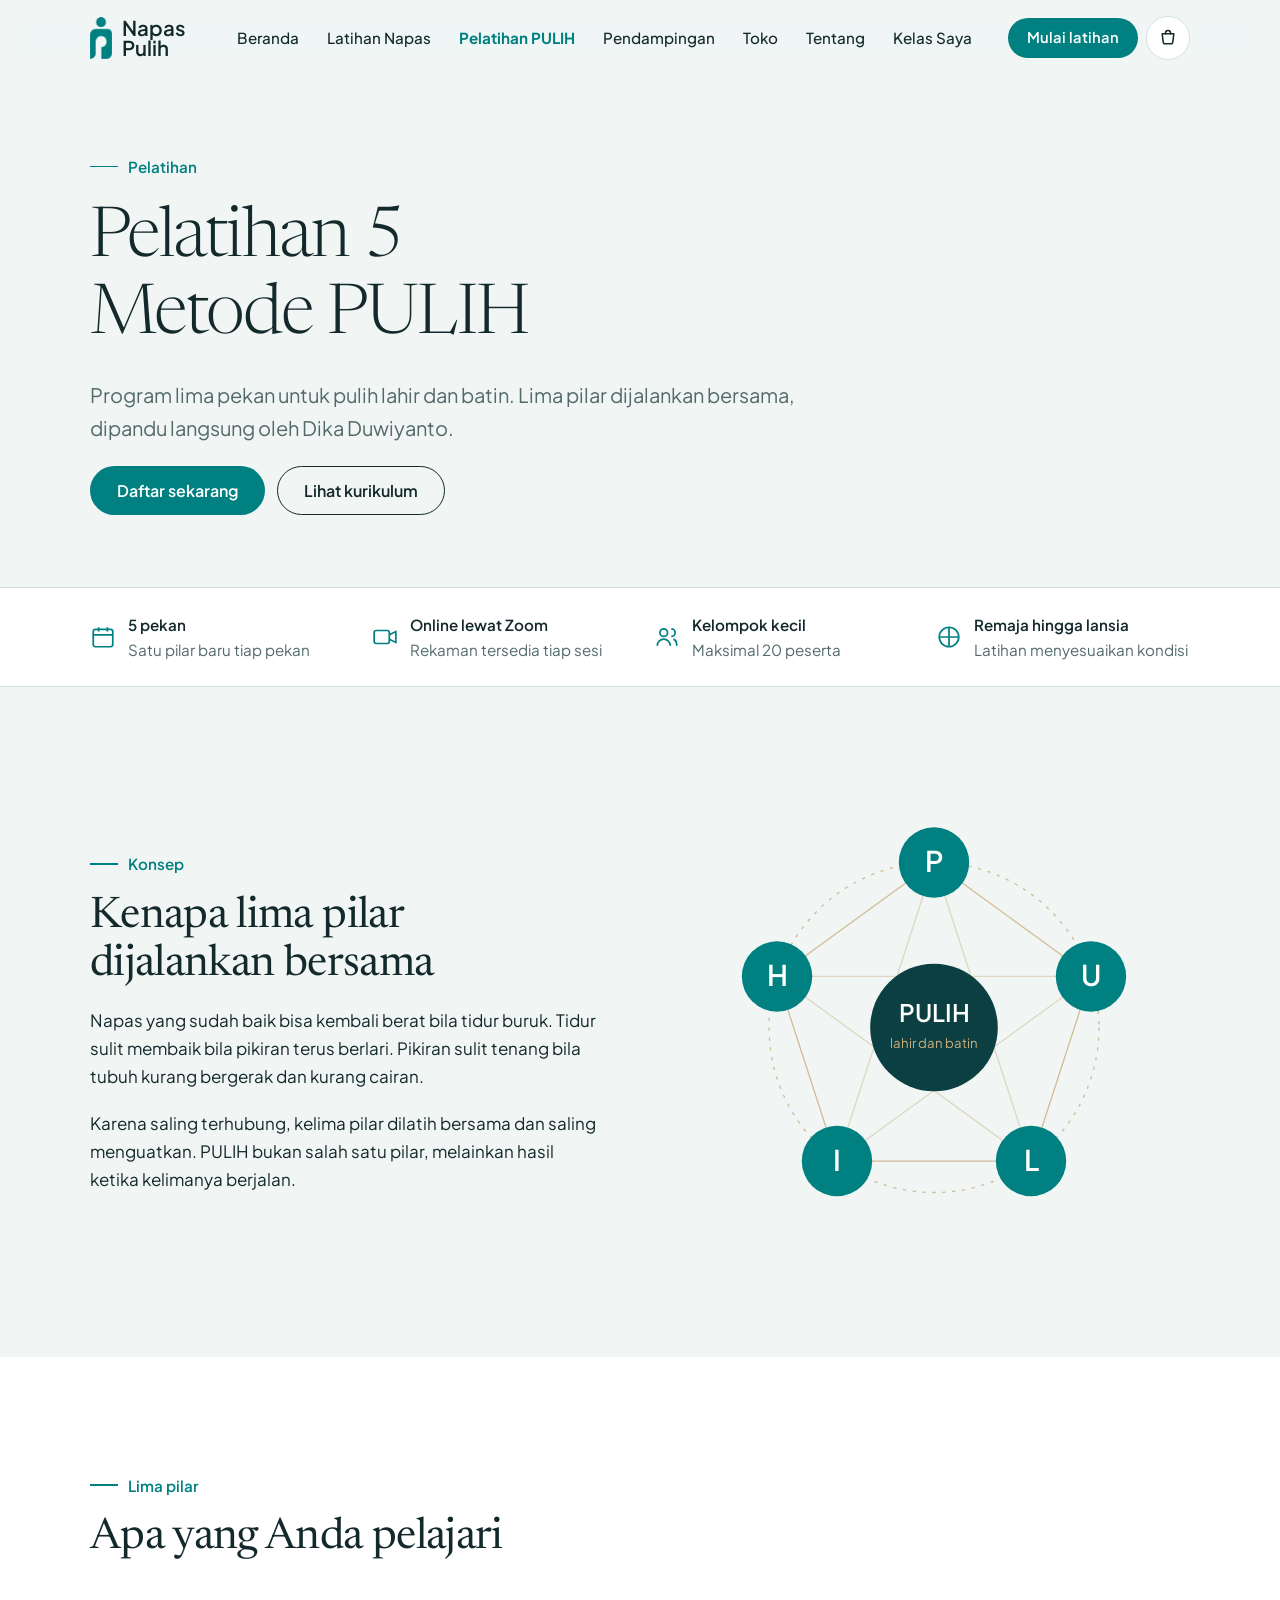
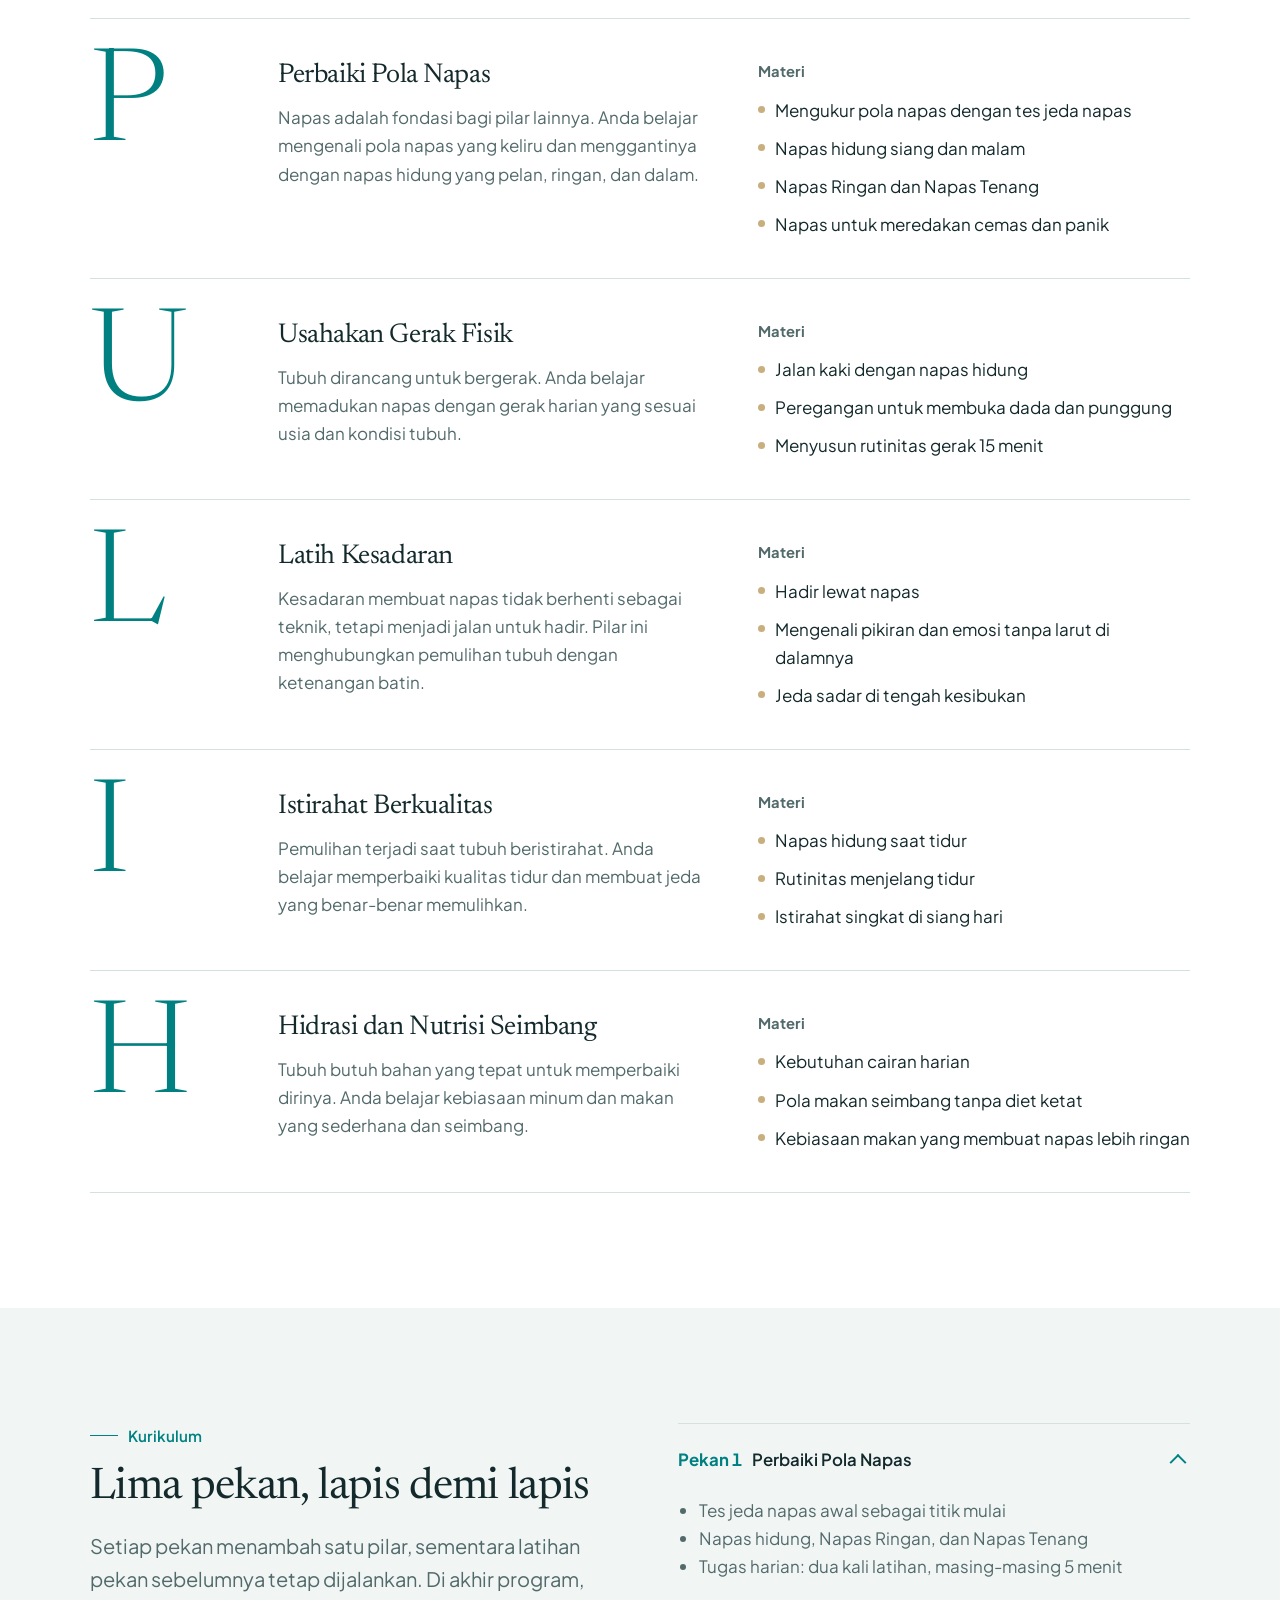
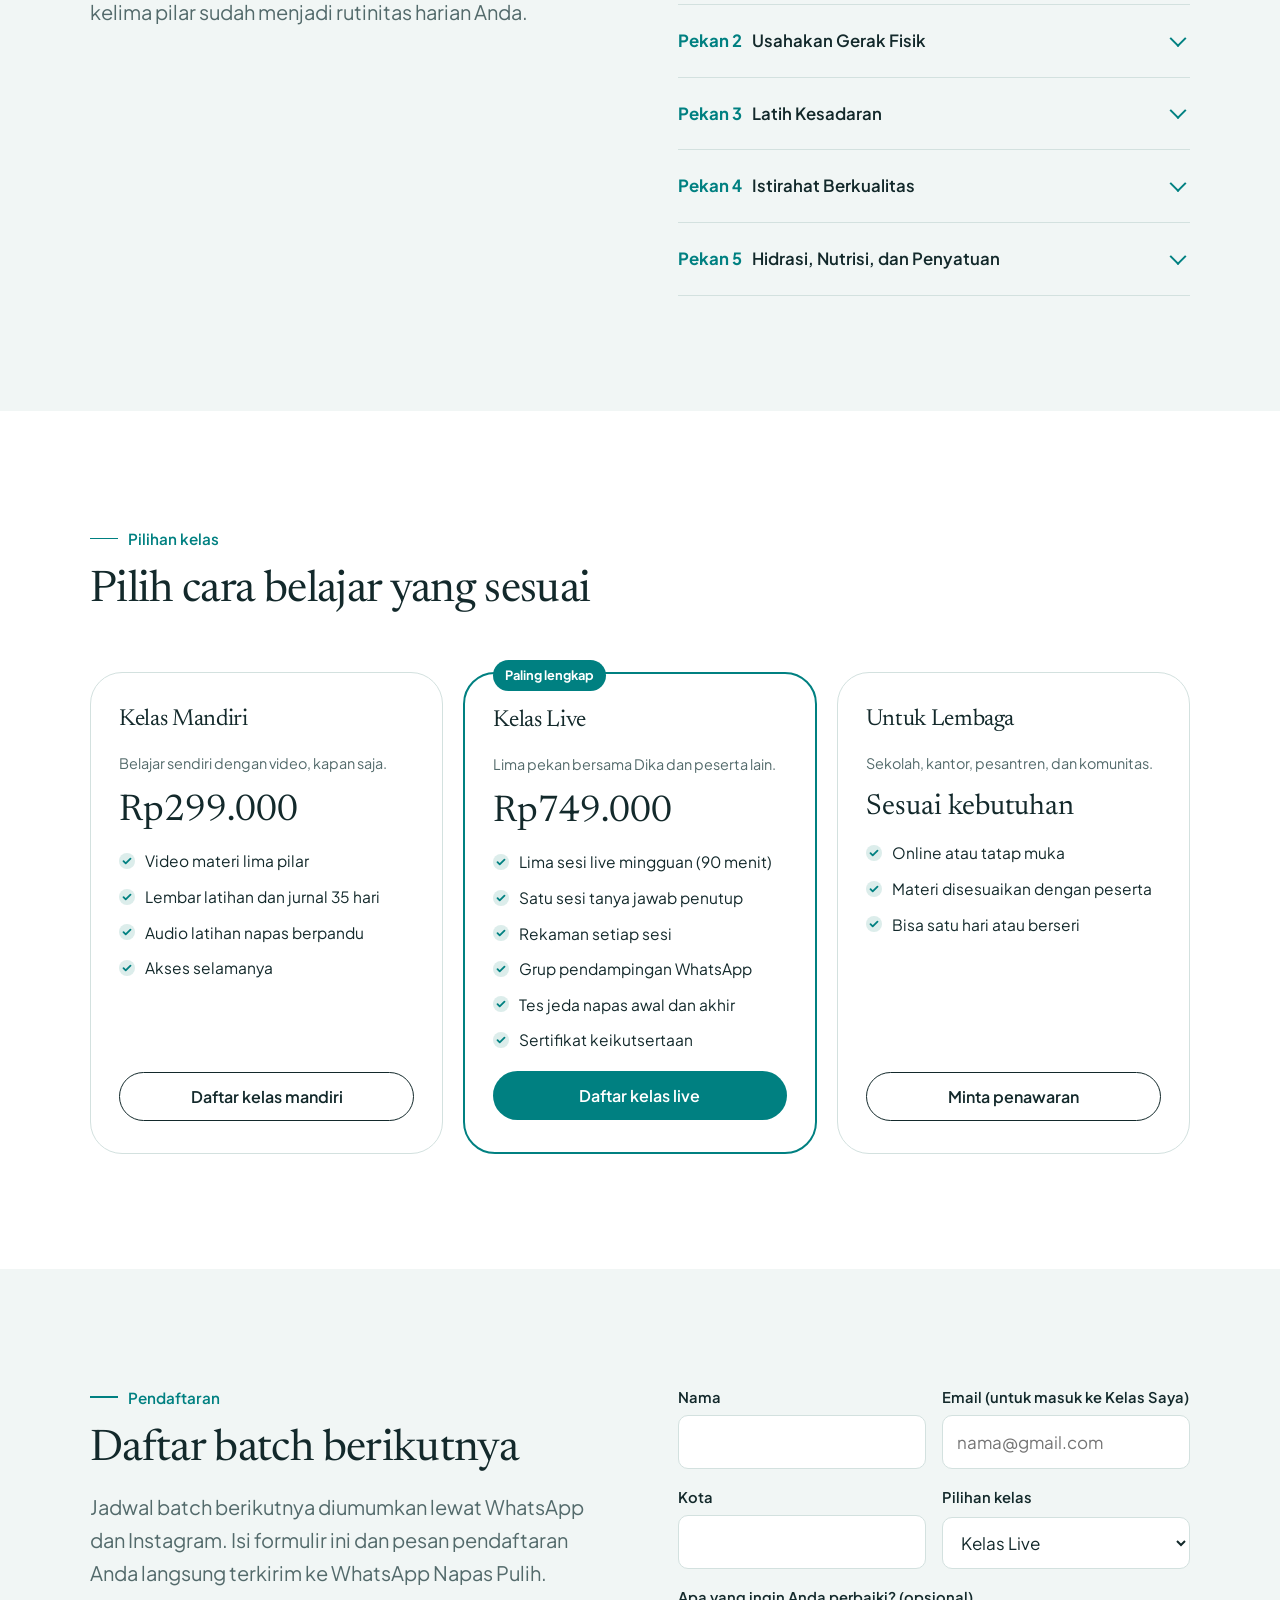
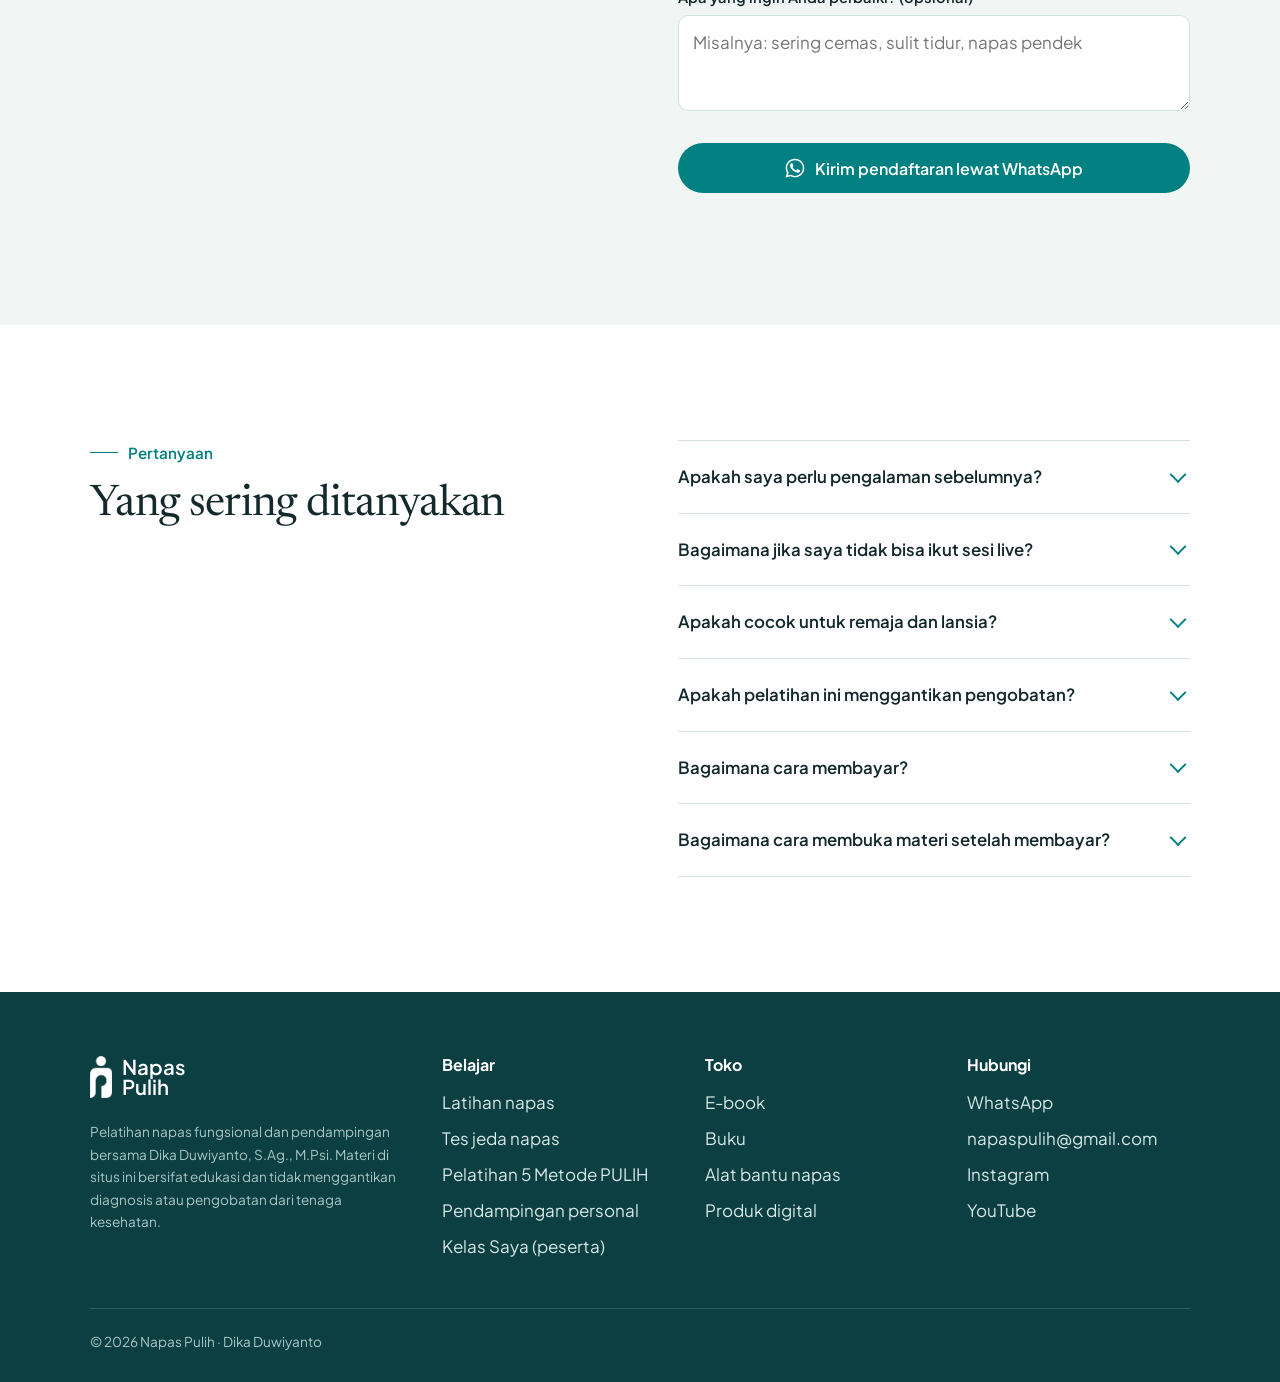
<file: pelatihan.html>
<!doctype html>
<html lang="id">
<head>
  <meta charset="utf-8">
  <meta name="viewport" content="width=device-width, initial-scale=1, viewport-fit=cover">
  <title>Pelatihan 5 Metode PULIH | Napas Pulih</title>
  <meta name="description" content="Pelatihan 5 Metode PULIH: program lima pekan untuk pulih lahir dan batin lewat napas, gerak, kesadaran, istirahat, serta hidrasi dan nutrisi.">
  <meta property="og:type" content="website">
  <meta property="og:site_name" content="Napas Pulih">
  <meta property="og:url" content="https://napaspulih.github.io/pelatihan.html">
  <meta property="og:title" content="Pelatihan 5 Metode PULIH | Napas Pulih">
  <meta property="og:description" content="Program lima pekan untuk pulih lahir dan batin lewat napas, gerak, kesadaran, istirahat, serta hidrasi dan nutrisi.">
  <meta property="og:image" content="https://napaspulih.github.io/assets/img/dika-potret.jpg">
  <meta property="og:image:width" content="900">
  <meta property="og:image:height" content="900">
  <meta name="twitter:card" content="summary">
  <meta name="theme-color" content="#008081">
  <link rel="icon" href="assets/img/favicon.png">
  <link rel="preconnect" href="https://fonts.googleapis.com">
  <link rel="preconnect" href="https://fonts.gstatic.com" crossorigin>
  <link rel="stylesheet" href="https://fonts.googleapis.com/css2?family=Newsreader:opsz,wght@6..72,300;6..72,400;6..72,500&family=Plus+Jakarta+Sans:wght@400;500;600;700&display=swap">
  <link rel="stylesheet" href="assets/css/style.css?v=20261009-1">
</head>
<body data-halaman="pelatihan">
  <div id="header"></div>

  <main>
    <section class="hero-dalam">
      <div class="wadah">
        <span class="penanda">Pelatihan</span>
        <h1>Pelatihan 5 Metode PULIH</h1>
        <p class="lead">Program lima pekan untuk pulih lahir dan batin. Lima pilar dijalankan bersama, dipandu langsung oleh Dika Duwiyanto.</p>
        <div class="deret-tombol">
          <a class="tombol tombol-utama" href="#daftar">Daftar sekarang</a>
          <a class="tombol tombol-garis" href="#kurikulum">Lihat kurikulum</a>
        </div>
      </div>
    </section>

    <section class="pita" aria-label="Ringkasan program">
      <div class="wadah pita-isi">
        <div class="pita-item"><svg viewBox="0 0 24 24" fill="none" stroke="currentColor" stroke-width="1.6" aria-hidden="true"><rect x="3" y="5" width="18" height="16" rx="2"/><path d="M3 10h18M8 3v4M16 3v4"/></svg><span><strong>5 pekan</strong>Satu pilar baru tiap pekan</span></div>
        <div class="pita-item"><svg viewBox="0 0 24 24" fill="none" stroke="currentColor" stroke-width="1.6" aria-hidden="true"><rect x="2" y="6" width="14" height="12" rx="2"/><path d="M16 10l6-3v10l-6-3"/></svg><span><strong>Online lewat Zoom</strong>Rekaman tersedia tiap sesi</span></div>
        <div class="pita-item"><svg viewBox="0 0 24 24" fill="none" stroke="currentColor" stroke-width="1.6" aria-hidden="true"><circle cx="9" cy="8" r="3.5"/><path d="M3 20c0-3.3 2.7-6 6-6s6 2.7 6 6"/><path d="M16 4.5a3.5 3.5 0 0 1 0 7M18 14c2 .8 3 3 3 6"/></svg><span><strong>Kelompok kecil</strong>Maksimal 20 peserta</span></div>
        <div class="pita-item"><svg viewBox="0 0 24 24" fill="none" stroke="currentColor" stroke-width="1.6" aria-hidden="true"><path d="M12 3v18M3 12h18"/><circle cx="12" cy="12" r="9"/></svg><span><strong>Remaja hingga lansia</strong>Latihan menyesuaikan kondisi</span></div>
      </div>
    </section>

    <!-- ===== KENAPA BERSAMA ===== -->
    <section class="bagian">
      <div class="wadah dua-kolom">
        <div class="kepala-bagian" style="margin-bottom:0">
          <span class="penanda">Konsep</span>
          <h2>Kenapa lima pilar dijalankan bersama</h2>
          <div class="prosa">
            <p>Napas yang sudah baik bisa kembali berat bila tidur buruk. Tidur sulit membaik bila pikiran terus berlari. Pikiran sulit tenang bila tubuh kurang bergerak dan kurang cairan.</p>
            <p>Karena saling terhubung, kelima pilar dilatih bersama dan saling menguatkan. PULIH bukan salah satu pilar, melainkan hasil ketika kelimanya berjalan.</p>
          </div>
        </div>
        <svg class="diagram-pulih" viewBox="0 0 400 400" role="img" aria-label="Diagram lima pilar PULIH yang saling terhubung mengelilingi kata Pulih">
          <g stroke="#C9AE7E" stroke-width="1.2" fill="none" opacity=".8">
            <circle cx="200" cy="205" r="150" stroke-dasharray="3 6"/>
            <path d="M200 55 L342.7 158.6 L288.2 326.4 L111.8 326.4 L57.3 158.6 Z"/>
            <path d="M200 55 L288.2 326.4 L57.3 158.6 L342.7 158.6 L111.8 326.4 Z" opacity=".55"/>
          </g>
          <circle cx="200" cy="205" r="58" fill="#0B3F41"/>
          <text x="200" y="200" text-anchor="middle" fill="#fff" font-size="22" font-weight="600">PULIH</text>
          <text x="200" y="224" text-anchor="middle" fill="#C9AE7E" font-size="12">lahir dan batin</text>
          <g font-size="26" font-weight="600" text-anchor="middle">
            <circle cx="200" cy="55" r="32" fill="#008081"/><text x="200" y="64" fill="#fff">P</text>
            <circle cx="342.7" cy="158.6" r="32" fill="#008081"/><text x="342.7" y="167.6" fill="#fff">U</text>
            <circle cx="288.2" cy="326.4" r="32" fill="#008081"/><text x="288.2" y="335.4" fill="#fff">L</text>
            <circle cx="111.8" cy="326.4" r="32" fill="#008081"/><text x="111.8" y="335.4" fill="#fff">I</text>
            <circle cx="57.3" cy="158.6" r="32" fill="#008081"/><text x="57.3" y="167.6" fill="#fff">H</text>
          </g>
        </svg>
      </div>
    </section>

    <!-- ===== LIMA PILAR ===== -->
    <section class="bagian bagian-putih">
      <div class="wadah">
        <div class="kepala-bagian">
          <span class="penanda">Lima pilar</span>
          <h2>Apa yang Anda pelajari</h2>
        </div>
        <div>
          <div class="pilar">
            <span class="huruf" aria-hidden="true">P</span>
            <div><h3>Perbaiki Pola Napas</h3><p>Napas adalah fondasi bagi pilar lainnya. Anda belajar mengenali pola napas yang keliru dan menggantinya dengan napas hidung yang pelan, ringan, dan dalam.</p></div>
            <div><p class="pilar-judul-daftar">Materi</p><ul><li>Mengukur pola napas dengan tes jeda napas</li><li>Napas hidung siang dan malam</li><li>Napas Ringan dan Napas Tenang</li><li>Napas untuk meredakan cemas dan panik</li></ul></div>
          </div>
          <div class="pilar">
            <span class="huruf" aria-hidden="true">U</span>
            <div><h3>Usahakan Gerak Fisik</h3><p>Tubuh dirancang untuk bergerak. Anda belajar memadukan napas dengan gerak harian yang sesuai usia dan kondisi tubuh.</p></div>
            <div><p class="pilar-judul-daftar">Materi</p><ul><li>Jalan kaki dengan napas hidung</li><li>Peregangan untuk membuka dada dan punggung</li><li>Menyusun rutinitas gerak 15 menit</li></ul></div>
          </div>
          <div class="pilar">
            <span class="huruf" aria-hidden="true">L</span>
            <div><h3>Latih Kesadaran</h3><p>Kesadaran membuat napas tidak berhenti sebagai teknik, tetapi menjadi jalan untuk hadir. Pilar ini menghubungkan pemulihan tubuh dengan ketenangan batin.</p></div>
            <div><p class="pilar-judul-daftar">Materi</p><ul><li>Hadir lewat napas</li><li>Mengenali pikiran dan emosi tanpa larut di dalamnya</li><li>Jeda sadar di tengah kesibukan</li></ul></div>
          </div>
          <div class="pilar">
            <span class="huruf" aria-hidden="true">I</span>
            <div><h3>Istirahat Berkualitas</h3><p>Pemulihan terjadi saat tubuh beristirahat. Anda belajar memperbaiki kualitas tidur dan membuat jeda yang benar-benar memulihkan.</p></div>
            <div><p class="pilar-judul-daftar">Materi</p><ul><li>Napas hidung saat tidur</li><li>Rutinitas menjelang tidur</li><li>Istirahat singkat di siang hari</li></ul></div>
          </div>
          <div class="pilar">
            <span class="huruf" aria-hidden="true">H</span>
            <div><h3>Hidrasi dan Nutrisi Seimbang</h3><p>Tubuh butuh bahan yang tepat untuk memperbaiki dirinya. Anda belajar kebiasaan minum dan makan yang sederhana dan seimbang.</p></div>
            <div><p class="pilar-judul-daftar">Materi</p><ul><li>Kebutuhan cairan harian</li><li>Pola makan seimbang tanpa diet ketat</li><li>Kebiasaan makan yang membuat napas lebih ringan</li></ul></div>
          </div>
        </div>
      </div>
    </section>

    <!-- ===== KURIKULUM ===== -->
    <section class="bagian" id="kurikulum">
      <div class="wadah dua-kolom" style="align-items:start">
        <div class="kepala-bagian" style="margin-bottom:0">
          <span class="penanda">Kurikulum</span>
          <h2>Lima pekan, lapis demi lapis</h2>
          <p class="lead">Setiap pekan menambah satu pilar, sementara latihan pekan sebelumnya tetap dijalankan. Di akhir program, kelima pilar sudah menjadi rutinitas harian Anda.</p>
        </div>
        <div class="akordeon">
          <details open>
            <summary><span class="pekan">Pekan 1</span>Perbaiki Pola Napas</summary>
            <div class="jawab"><ul><li>Tes jeda napas awal sebagai titik mulai</li><li>Napas hidung, Napas Ringan, dan Napas Tenang</li><li>Tugas harian: dua kali latihan, masing-masing 5 menit</li></ul></div>
          </details>
          <details>
            <summary><span class="pekan">Pekan 2</span>Usahakan Gerak Fisik</summary>
            <div class="jawab"><ul><li>Jalan kaki dengan napas hidung</li><li>Peregangan pembuka dada dan punggung</li><li>Tugas harian: napas pekan 1 ditambah 15 menit gerak</li></ul></div>
          </details>
          <details>
            <summary><span class="pekan">Pekan 3</span>Latih Kesadaran</summary>
            <div class="jawab"><ul><li>Latihan hadir lewat napas</li><li>Mengamati pikiran dan emosi</li><li>Tugas harian: tiga jeda sadar di sela aktivitas</li></ul></div>
          </details>
          <details>
            <summary><span class="pekan">Pekan 4</span>Istirahat Berkualitas</summary>
            <div class="jawab"><ul><li>Napas hidung saat tidur</li><li>Rutinitas 30 menit menjelang tidur</li><li>Tugas harian: catatan kualitas tidur</li></ul></div>
          </details>
          <details>
            <summary><span class="pekan">Pekan 5</span>Hidrasi, Nutrisi, dan Penyatuan</summary>
            <div class="jawab"><ul><li>Kebiasaan minum dan makan seimbang</li><li>Tes jeda napas akhir untuk melihat kemajuan</li><li>Menyusun rencana harian PULIH pribadi</li></ul></div>
          </details>
        </div>
      </div>
    </section>

    <!-- ===== PILIHAN KELAS ===== -->
    <section class="bagian bagian-putih" id="paket">
      <div class="wadah">
        <div class="kepala-bagian">
          <span class="penanda">Pilihan kelas</span>
          <h2>Pilih cara belajar yang sesuai</h2>
        </div>
        <div class="paket">
          <article class="paket-item">
            <h3>Kelas Mandiri</h3>
            <p class="kecil">Belajar sendiri dengan video, kapan saja.</p>
            <div class="paket-harga">Rp299.000</div>
            <ul><li>Video materi lima pilar</li><li>Lembar latihan dan jurnal 35 hari</li><li>Audio latihan napas berpandu</li><li>Akses selamanya</li></ul>
            <a class="tombol tombol-garis" data-wa="Halo Napas Pulih, saya ingin mendaftar Kelas Mandiri 5 Metode PULIH.">Daftar kelas mandiri</a>
          </article>
          <article class="paket-item sorot">
            <span class="lencana">Paling lengkap</span>
            <h3>Kelas Live</h3>
            <p class="kecil">Lima pekan bersama Dika dan peserta lain.</p>
            <div class="paket-harga">Rp749.000</div>
            <ul><li>Lima sesi live mingguan (90 menit)</li><li>Satu sesi tanya jawab penutup</li><li>Rekaman setiap sesi</li><li>Grup pendampingan WhatsApp</li><li>Tes jeda napas awal dan akhir</li><li>Sertifikat keikutsertaan</li></ul>
            <a class="tombol tombol-utama" data-wa="Halo Napas Pulih, saya ingin mendaftar Kelas Live 5 Metode PULIH.">Daftar kelas live</a>
          </article>
          <article class="paket-item">
            <h3>Untuk Lembaga</h3>
            <p class="kecil">Sekolah, kantor, pesantren, dan komunitas.</p>
            <div class="paket-harga" style="font-size:1.8rem">Sesuai kebutuhan</div>
            <ul><li>Online atau tatap muka</li><li>Materi disesuaikan dengan peserta</li><li>Bisa satu hari atau berseri</li></ul>
            <a class="tombol tombol-garis" data-wa="Halo Napas Pulih, saya ingin meminta penawaran pelatihan 5 Metode PULIH untuk lembaga kami.">Minta penawaran</a>
          </article>
        </div>
      </div>
    </section>

    <!-- ===== DAFTAR ===== -->
    <section class="bagian" id="daftar">
      <div class="wadah dua-kolom" style="align-items:start">
        <div class="kepala-bagian" style="margin-bottom:0">
          <span class="penanda">Pendaftaran</span>
          <h2>Daftar batch berikutnya</h2>
          <p class="lead">Jadwal batch berikutnya diumumkan lewat WhatsApp dan Instagram. Isi formulir ini dan pesan pendaftaran Anda langsung terkirim ke WhatsApp Napas Pulih.</p>
        </div>
        <form class="form" data-form-wa="saya ingin mendaftar Pelatihan 5 Metode PULIH." novalidate>
          <div class="form-baris">
            <div class="isian"><label for="d-nama">Nama</label><input id="d-nama" data-label="Nama" autocomplete="name" required></div>
            <div class="isian"><label for="d-email">Email (untuk masuk ke Kelas Saya)</label><input id="d-email" type="email" inputmode="email" data-label="Email" autocomplete="email" required placeholder="nama@gmail.com"></div>
          </div>
          <div class="form-baris">
            <div class="isian"><label for="d-kota">Kota</label><input id="d-kota" data-label="Kota" autocomplete="address-level2"></div>
            <div class="isian">
              <label for="d-kelas">Pilihan kelas</label>
              <select id="d-kelas" data-label="Kelas" required>
                <option value="Kelas Live">Kelas Live</option>
                <option value="Kelas Mandiri">Kelas Mandiri</option>
                <option value="Untuk Lembaga">Untuk Lembaga</option>
                <option value="Belum tahu, ingin bertanya dulu">Belum tahu, ingin bertanya dulu</option>
              </select>
            </div>
          </div>
          <div class="isian"><label for="d-tujuan">Apa yang ingin Anda perbaiki? (opsional)</label><textarea id="d-tujuan" data-label="Yang ingin diperbaiki" placeholder="Misalnya: sering cemas, sulit tidur, napas pendek"></textarea></div>
          <p class="pesan-galat" aria-live="polite"></p>
          <button class="tombol tombol-utama" type="submit" data-ikon-wa>Kirim pendaftaran lewat WhatsApp</button>
          <div class="cadangan-wa"></div>
        </form>
      </div>
    </section>

    <!-- ===== FAQ ===== -->
    <section class="bagian bagian-putih">
      <div class="wadah dua-kolom" style="align-items:start">
        <div class="kepala-bagian" style="margin-bottom:0">
          <span class="penanda">Pertanyaan</span>
          <h2>Yang sering ditanyakan</h2>
        </div>
        <div class="akordeon">
          <details><summary>Apakah saya perlu pengalaman sebelumnya?</summary><div class="jawab"><p>Tidak. Program dimulai dari dasar: mengenali cara Anda bernapas hari ini, lalu memperbaikinya sedikit demi sedikit.</p></div></details>
          <details><summary>Bagaimana jika saya tidak bisa ikut sesi live?</summary><div class="jawab"><p>Setiap sesi direkam dan dibagikan di grup. Pertanyaan bisa dikirim lewat grup WhatsApp dan akan dijawab di sesi berikutnya.</p></div></details>
          <details><summary>Apakah cocok untuk remaja dan lansia?</summary><div class="jawab"><p>Ya. Latihan disesuaikan dengan kondisi tubuh, dan setiap teknik punya versi yang lebih ringan.</p></div></details>
          <details><summary>Apakah pelatihan ini menggantikan pengobatan?</summary><div class="jawab"><p>Tidak. Pelatihan ini adalah edukasi dan latihan untuk mendukung kesehatan. Jika Anda sedang dalam perawatan dokter, tetap lanjutkan dan sampaikan bahwa Anda mengikuti latihan napas.</p></div></details>
          <details><summary>Bagaimana cara membayar?</summary><div class="jawab"><p>Setelah Anda mendaftar lewat WhatsApp, admin akan mengirimkan detail pembayaran melalui transfer bank.</p></div></details>
          <details><summary>Bagaimana cara membuka materi setelah membayar?</summary><div class="jawab"><p>Setelah pembayaran dikonfirmasi, akun Anda diaktifkan dan Anda menerima kabar lewat WhatsApp. Buka halaman <a href="kelas.html">Kelas Saya</a>, ketik email yang Anda daftarkan, lalu klik tautan masuk yang dikirim ke email tersebut. Tidak perlu kata sandi.</p></div></details>
        </div>
      </div>
    </section>
  </main>

  <div id="footer"></div>

  <script src="assets/js/pengaturan.js?v=20261009-1"></script>
  <script src="assets/js/main.js?v=20261009-1"></script>
</body>
</html>
</file>
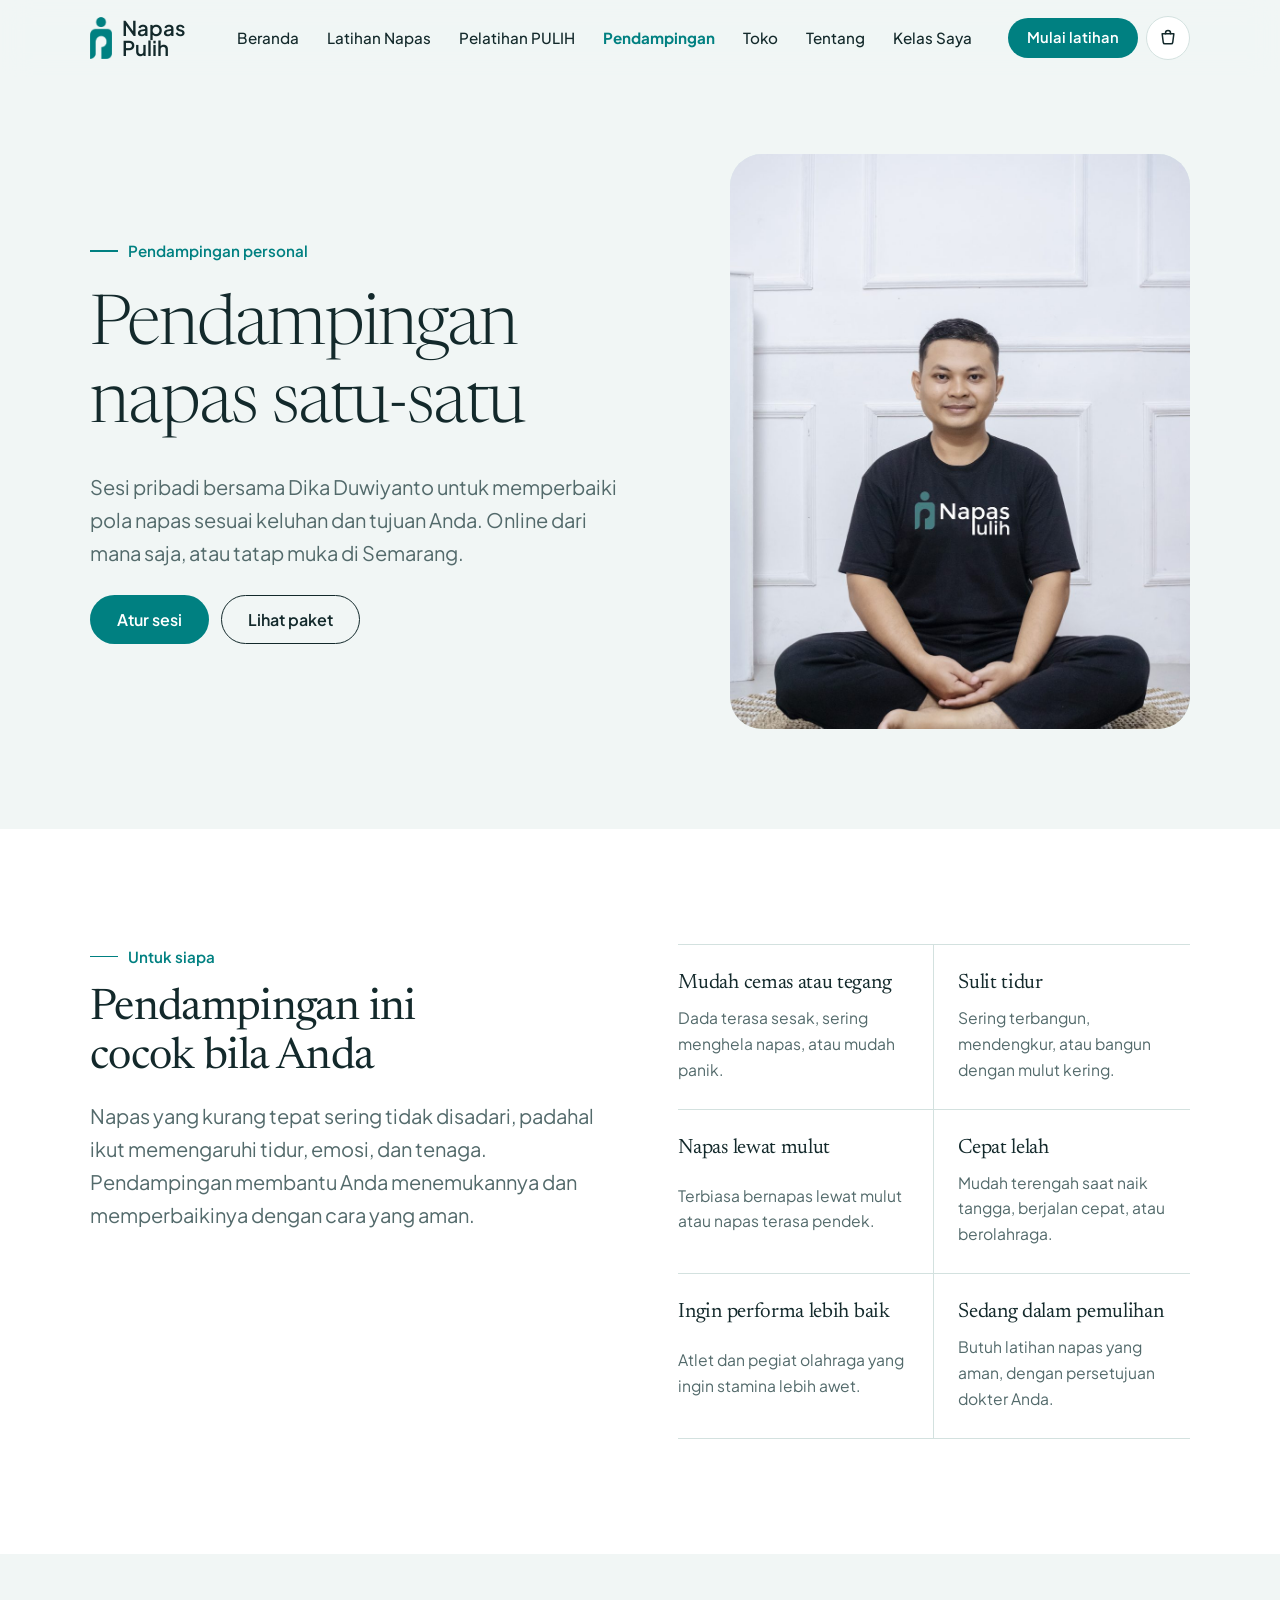
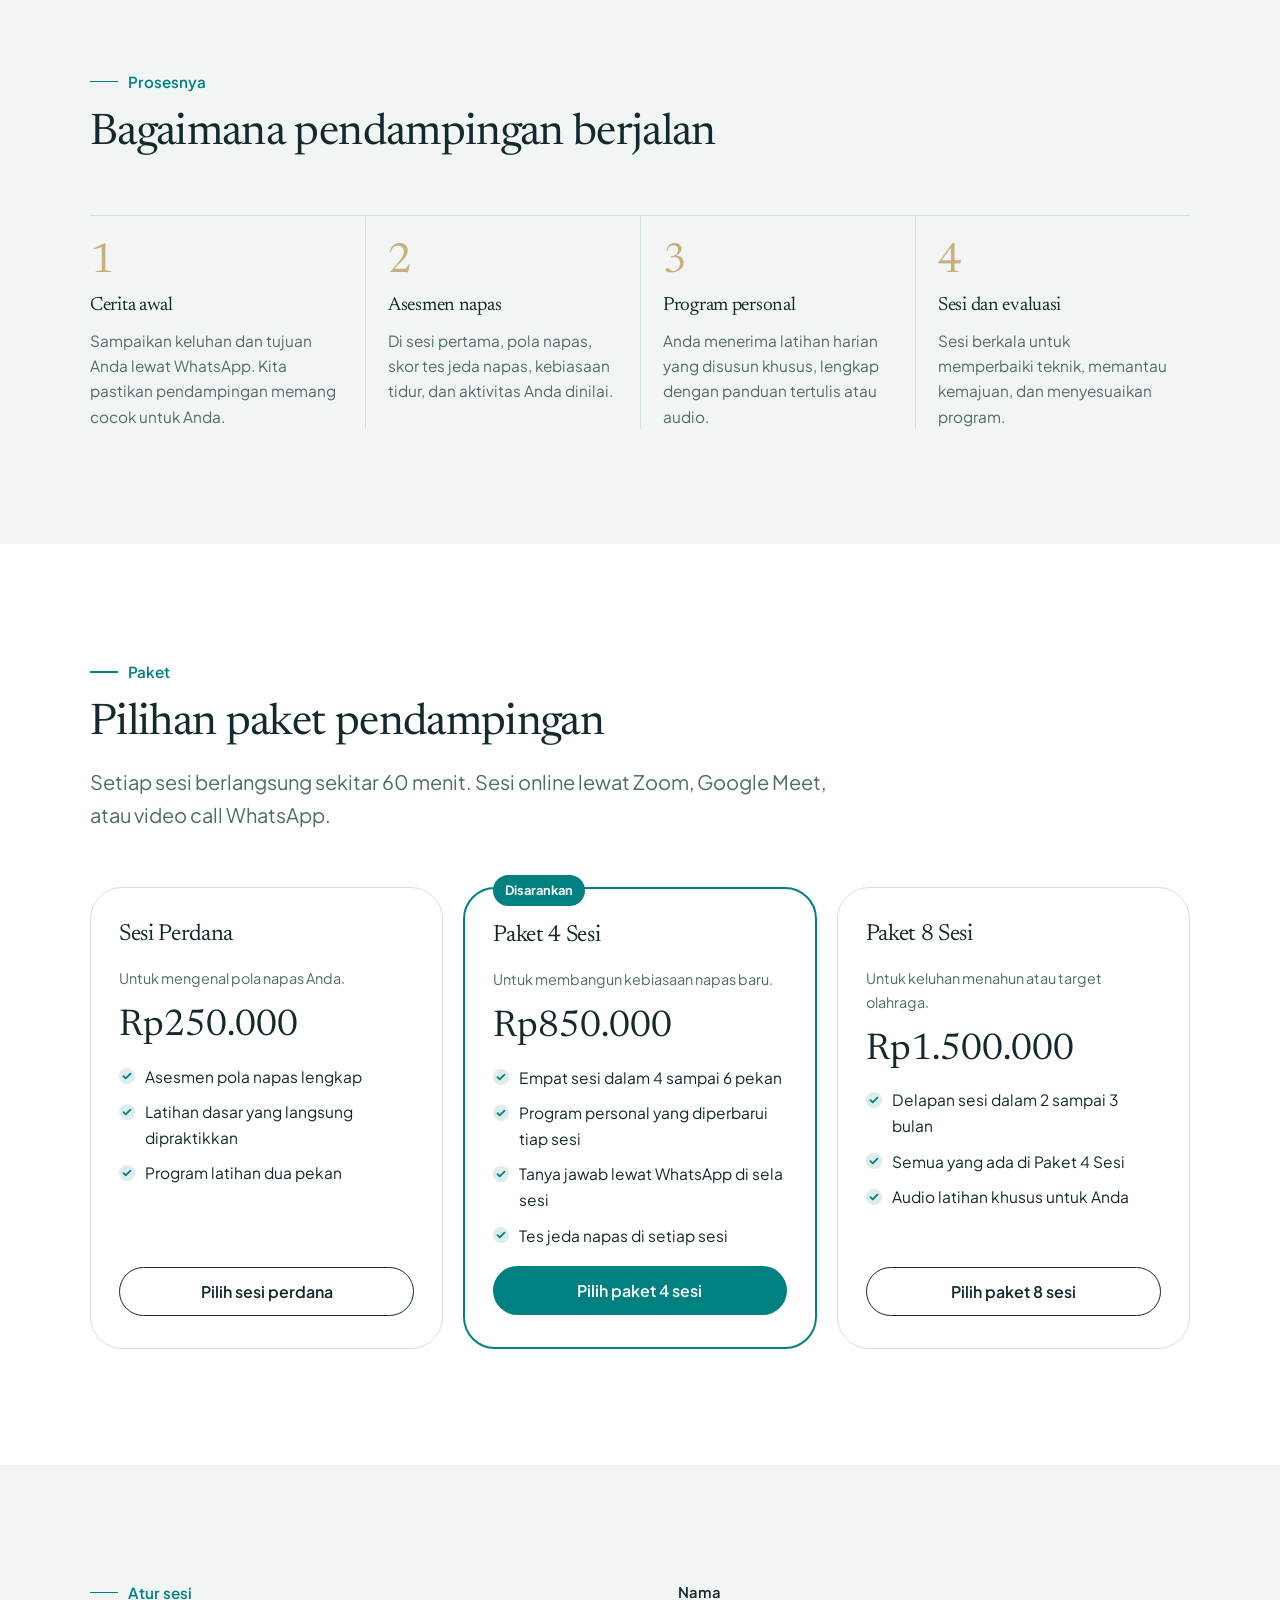
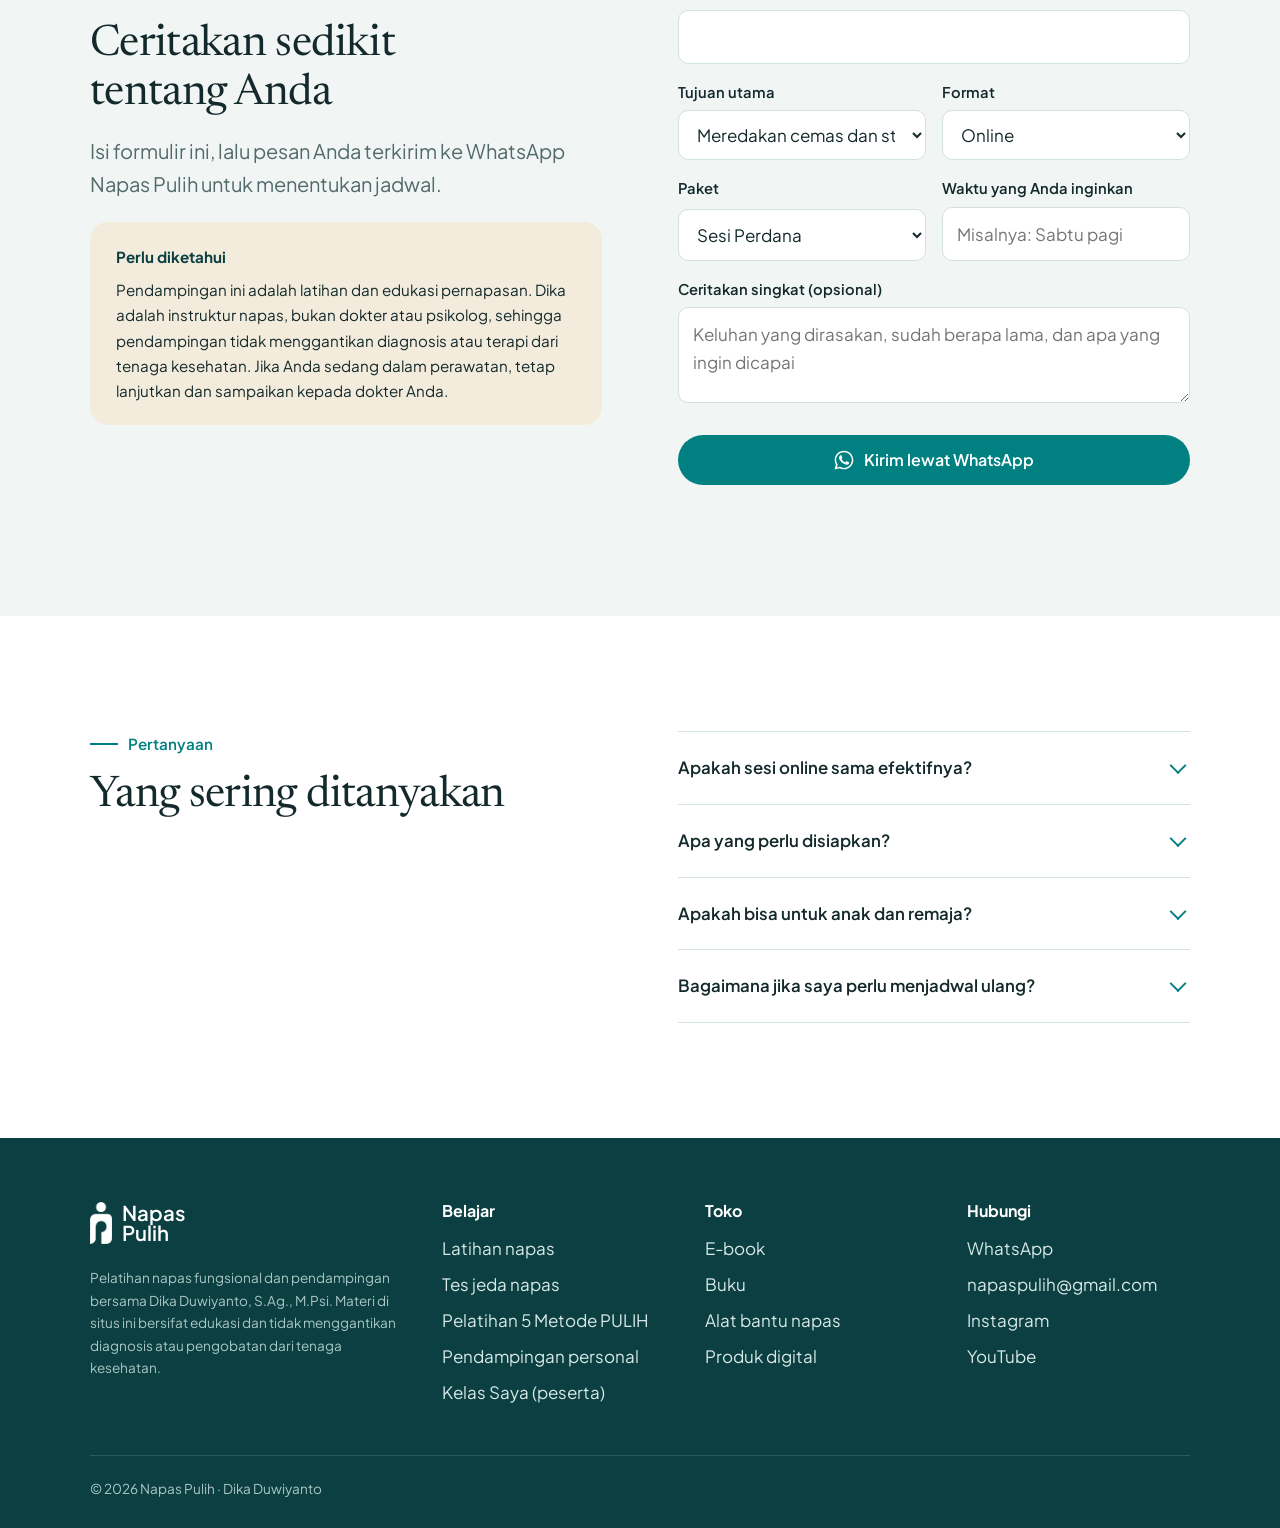
<file: pendampingan.html>
<!doctype html>
<html lang="id">
<head>
  <meta charset="utf-8">
  <meta name="viewport" content="width=device-width, initial-scale=1, viewport-fit=cover">
  <title>Pendampingan Napas Personal | Napas Pulih</title>
  <meta name="description" content="Pendampingan napas satu-satu bersama Dika Duwiyanto, instruktur napas bersertifikat Oxygen Advantage. Online atau tatap muka di Semarang.">
  <meta property="og:type" content="website">
  <meta property="og:site_name" content="Napas Pulih">
  <meta property="og:url" content="https://napaspulih.github.io/pendampingan.html">
  <meta property="og:title" content="Pendampingan Napas Personal | Napas Pulih">
  <meta property="og:description" content="Sesi satu-satu bersama Dika Duwiyanto untuk memperbaiki pola napas sesuai keluhan dan tujuan Anda. Online atau tatap muka di Semarang.">
  <meta property="og:image" content="https://napaspulih.github.io/assets/img/dika-potret.jpg">
  <meta property="og:image:width" content="900">
  <meta property="og:image:height" content="900">
  <meta name="twitter:card" content="summary">
  <meta name="theme-color" content="#008081">
  <link rel="icon" href="assets/img/favicon.png">
  <link rel="preconnect" href="https://fonts.googleapis.com">
  <link rel="preconnect" href="https://fonts.gstatic.com" crossorigin>
  <link rel="stylesheet" href="https://fonts.googleapis.com/css2?family=Newsreader:opsz,wght@6..72,300;6..72,400;6..72,500&family=Plus+Jakarta+Sans:wght@400;500;600;700&display=swap">
  <link rel="stylesheet" href="assets/css/style.css?v=20261009-1">
</head>
<body data-halaman="pendampingan">
  <div id="header"></div>

  <main>
    <section class="hero">
      <div class="wadah hero-isi">
        <div class="hero-teks">
          <span class="penanda">Pendampingan personal</span>
          <h1>Pendampingan napas satu-satu</h1>
          <p class="lead">Sesi pribadi bersama Dika Duwiyanto untuk memperbaiki pola napas sesuai keluhan dan tujuan Anda. Online dari mana saja, atau tatap muka di Semarang.</p>
          <div class="deret-tombol">
            <a class="tombol tombol-utama" href="#atur-sesi">Atur sesi</a>
            <a class="tombol tombol-garis" href="#paket">Lihat paket</a>
          </div>
        </div>
        <div class="foto-profil" style="max-width:460px;width:100%;justify-self:end"><img src="assets/img/dika.jpg" alt="Dika Duwiyanto, instruktur napas Napas Pulih" width="1000" height="1500"></div>
      </div>
    </section>

    <!-- ===== UNTUK SIAPA ===== -->
    <section class="bagian bagian-putih">
      <div class="wadah dua-kolom" style="align-items:start">
        <div class="kepala-bagian" style="margin-bottom:0">
          <span class="penanda">Untuk siapa</span>
          <h2>Pendampingan ini cocok bila Anda</h2>
          <p class="lead">Napas yang kurang tepat sering tidak disadari, padahal ikut memengaruhi tidur, emosi, dan tenaga. Pendampingan membantu Anda menemukannya dan memperbaikinya dengan cara yang aman.</p>
        </div>
        <div class="manfaat">
          <div class="manfaat-item"><h3>Mudah cemas atau tegang</h3><p>Dada terasa sesak, sering menghela napas, atau mudah panik.</p></div>
          <div class="manfaat-item"><h3>Sulit tidur</h3><p>Sering terbangun, mendengkur, atau bangun dengan mulut kering.</p></div>
          <div class="manfaat-item"><h3>Napas lewat mulut</h3><p>Terbiasa bernapas lewat mulut atau napas terasa pendek.</p></div>
          <div class="manfaat-item"><h3>Cepat lelah</h3><p>Mudah terengah saat naik tangga, berjalan cepat, atau berolahraga.</p></div>
          <div class="manfaat-item"><h3>Ingin performa lebih baik</h3><p>Atlet dan pegiat olahraga yang ingin stamina lebih awet.</p></div>
          <div class="manfaat-item"><h3>Sedang dalam pemulihan</h3><p>Butuh latihan napas yang aman, dengan persetujuan dokter Anda.</p></div>
        </div>
      </div>
    </section>

    <!-- ===== PROSES ===== -->
    <section class="bagian">
      <div class="wadah">
        <div class="kepala-bagian">
          <span class="penanda">Prosesnya</span>
          <h2>Bagaimana pendampingan berjalan</h2>
        </div>
        <div class="langkah">
          <div class="langkah-item"><h3>Cerita awal</h3><p>Sampaikan keluhan dan tujuan Anda lewat WhatsApp. Kita pastikan pendampingan memang cocok untuk Anda.</p></div>
          <div class="langkah-item"><h3>Asesmen napas</h3><p>Di sesi pertama, pola napas, skor tes jeda napas, kebiasaan tidur, dan aktivitas Anda dinilai.</p></div>
          <div class="langkah-item"><h3>Program personal</h3><p>Anda menerima latihan harian yang disusun khusus, lengkap dengan panduan tertulis atau audio.</p></div>
          <div class="langkah-item"><h3>Sesi dan evaluasi</h3><p>Sesi berkala untuk memperbaiki teknik, memantau kemajuan, dan menyesuaikan program.</p></div>
        </div>
      </div>
    </section>

    <!-- ===== PAKET ===== -->
    <section class="bagian bagian-putih" id="paket">
      <div class="wadah">
        <div class="kepala-bagian">
          <span class="penanda">Paket</span>
          <h2>Pilihan paket pendampingan</h2>
          <p class="lead">Setiap sesi berlangsung sekitar 60 menit. Sesi online lewat Zoom, Google Meet, atau video call WhatsApp.</p>
        </div>
        <div class="paket">
          <article class="paket-item">
            <h3>Sesi Perdana</h3>
            <p class="kecil">Untuk mengenal pola napas Anda.</p>
            <div class="paket-harga">Rp250.000</div>
            <ul><li>Asesmen pola napas lengkap</li><li>Latihan dasar yang langsung dipraktikkan</li><li>Program latihan dua pekan</li></ul>
            <a class="tombol tombol-garis" data-wa="Halo Napas Pulih, saya ingin mengatur Sesi Perdana pendampingan napas.">Pilih sesi perdana</a>
          </article>
          <article class="paket-item sorot">
            <span class="lencana">Disarankan</span>
            <h3>Paket 4 Sesi</h3>
            <p class="kecil">Untuk membangun kebiasaan napas baru.</p>
            <div class="paket-harga">Rp850.000</div>
            <ul><li>Empat sesi dalam 4 sampai 6 pekan</li><li>Program personal yang diperbarui tiap sesi</li><li>Tanya jawab lewat WhatsApp di sela sesi</li><li>Tes jeda napas di setiap sesi</li></ul>
            <a class="tombol tombol-utama" data-wa="Halo Napas Pulih, saya ingin mengambil Paket 4 Sesi pendampingan napas.">Pilih paket 4 sesi</a>
          </article>
          <article class="paket-item">
            <h3>Paket 8 Sesi</h3>
            <p class="kecil">Untuk keluhan menahun atau target olahraga.</p>
            <div class="paket-harga">Rp1.500.000</div>
            <ul><li>Delapan sesi dalam 2 sampai 3 bulan</li><li>Semua yang ada di Paket 4 Sesi</li><li>Audio latihan khusus untuk Anda</li></ul>
            <a class="tombol tombol-garis" data-wa="Halo Napas Pulih, saya ingin mengambil Paket 8 Sesi pendampingan napas.">Pilih paket 8 sesi</a>
          </article>
        </div>
      </div>
    </section>

    <!-- ===== ATUR SESI ===== -->
    <section class="bagian" id="atur-sesi">
      <div class="wadah dua-kolom" style="align-items:start">
        <div style="display:grid;gap:22px">
          <div class="kepala-bagian" style="margin-bottom:0">
            <span class="penanda">Atur sesi</span>
            <h2>Ceritakan sedikit tentang Anda</h2>
            <p class="lead">Isi formulir ini, lalu pesan Anda terkirim ke WhatsApp Napas Pulih untuk menentukan jadwal.</p>
          </div>
          <div class="catatan">
            <strong>Perlu diketahui</strong>
            <p>Pendampingan ini adalah latihan dan edukasi pernapasan. Dika adalah instruktur napas, bukan dokter atau psikolog, sehingga pendampingan tidak menggantikan diagnosis atau terapi dari tenaga kesehatan. Jika Anda sedang dalam perawatan, tetap lanjutkan dan sampaikan kepada dokter Anda.</p>
          </div>
        </div>
        <form class="form" data-form-wa="saya ingin mengatur sesi pendampingan napas." novalidate>
          <div class="isian"><label for="p-nama">Nama</label><input id="p-nama" data-label="Nama" autocomplete="name" required></div>
          <div class="form-baris">
            <div class="isian">
              <label for="p-keluhan">Tujuan utama</label>
              <select id="p-keluhan" data-label="Tujuan utama">
                <option>Meredakan cemas dan stres</option>
                <option>Tidur lebih nyenyak atau berhenti mendengkur</option>
                <option>Berhenti bernapas lewat mulut</option>
                <option>Stamina dan performa olahraga</option>
                <option>Lainnya</option>
              </select>
            </div>
            <div class="isian">
              <label for="p-format">Format</label>
              <select id="p-format" data-label="Format">
                <option>Online</option>
                <option>Tatap muka di Semarang</option>
              </select>
            </div>
          </div>
          <div class="form-baris">
            <div class="isian">
              <label for="p-paket">Paket</label>
              <select id="p-paket" data-label="Paket">
                <option>Sesi Perdana</option>
                <option>Paket 4 Sesi</option>
                <option>Paket 8 Sesi</option>
                <option>Belum tahu</option>
              </select>
            </div>
            <div class="isian"><label for="p-waktu">Waktu yang Anda inginkan</label><input id="p-waktu" data-label="Waktu yang diinginkan" placeholder="Misalnya: Sabtu pagi"></div>
          </div>
          <div class="isian"><label for="p-cerita">Ceritakan singkat (opsional)</label><textarea id="p-cerita" data-label="Cerita singkat" placeholder="Keluhan yang dirasakan, sudah berapa lama, dan apa yang ingin dicapai"></textarea></div>
          <p class="pesan-galat" aria-live="polite"></p>
          <button class="tombol tombol-utama" type="submit" data-ikon-wa>Kirim lewat WhatsApp</button>
          <div class="cadangan-wa"></div>
        </form>
      </div>
    </section>

    <!-- ===== FAQ ===== -->
    <section class="bagian bagian-putih">
      <div class="wadah dua-kolom" style="align-items:start">
        <div class="kepala-bagian" style="margin-bottom:0">
          <span class="penanda">Pertanyaan</span>
          <h2>Yang sering ditanyakan</h2>
        </div>
        <div class="akordeon">
          <details><summary>Apakah sesi online sama efektifnya?</summary><div class="jawab"><p>Untuk latihan napas, sesi online bekerja dengan baik. Yang penting kamera menampilkan tubuh bagian atas agar pola napas Anda bisa diamati.</p></div></details>
          <details><summary>Apa yang perlu disiapkan?</summary><div class="jawab"><p>Tempat yang tenang, pakaian longgar, kursi atau alas duduk, dan air minum. Hindari makan berat satu jam sebelum sesi.</p></div></details>
          <details><summary>Apakah bisa untuk anak dan remaja?</summary><div class="jawab"><p>Bisa untuk remaja. Untuk anak, sampaikan dulu lewat WhatsApp agar sesi bisa disesuaikan dan didampingi orang tua.</p></div></details>
          <details><summary>Bagaimana jika saya perlu menjadwal ulang?</summary><div class="jawab"><p>Kabari paling lambat 24 jam sebelum sesi lewat WhatsApp, dan jadwal akan diatur ulang.</p></div></details>
        </div>
      </div>
    </section>
  </main>

  <div id="footer"></div>

  <script src="assets/js/pengaturan.js?v=20261009-1"></script>
  <script src="assets/js/main.js?v=20261009-1"></script>
</body>
</html>
</file>
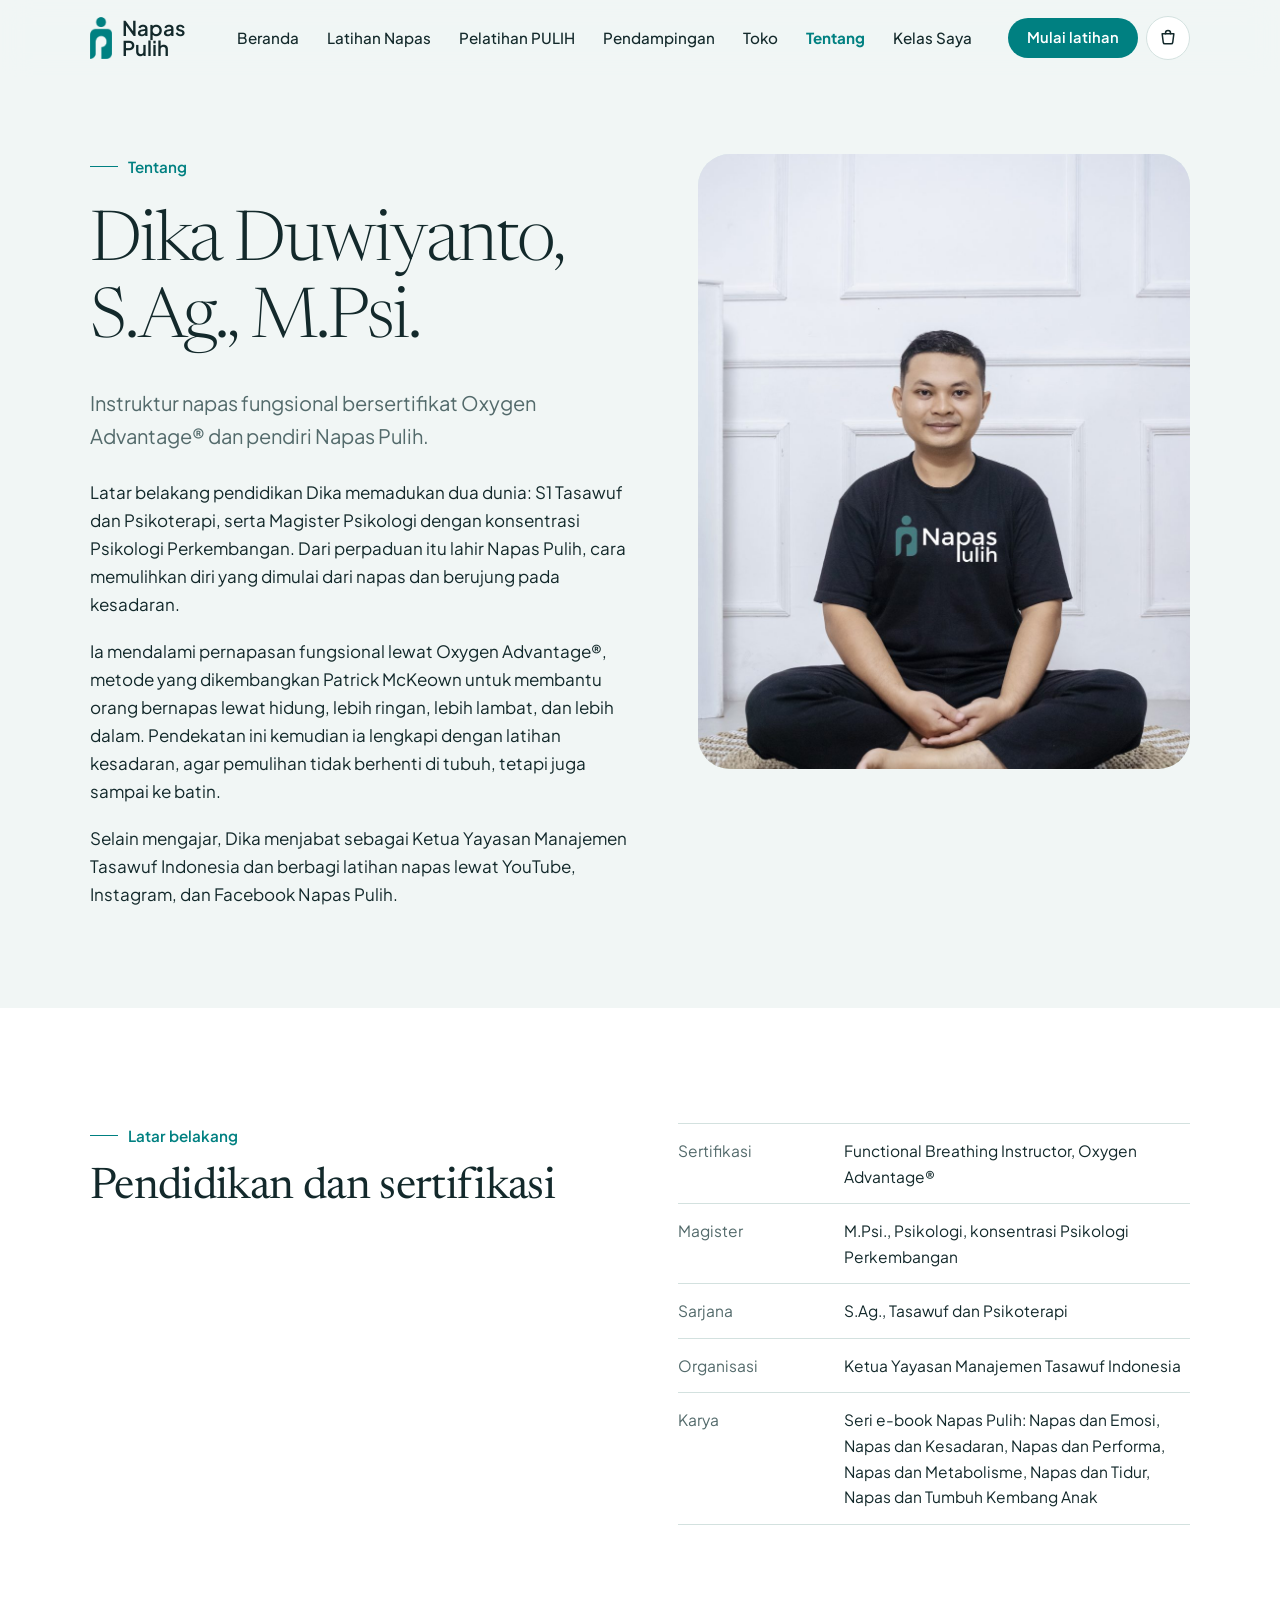
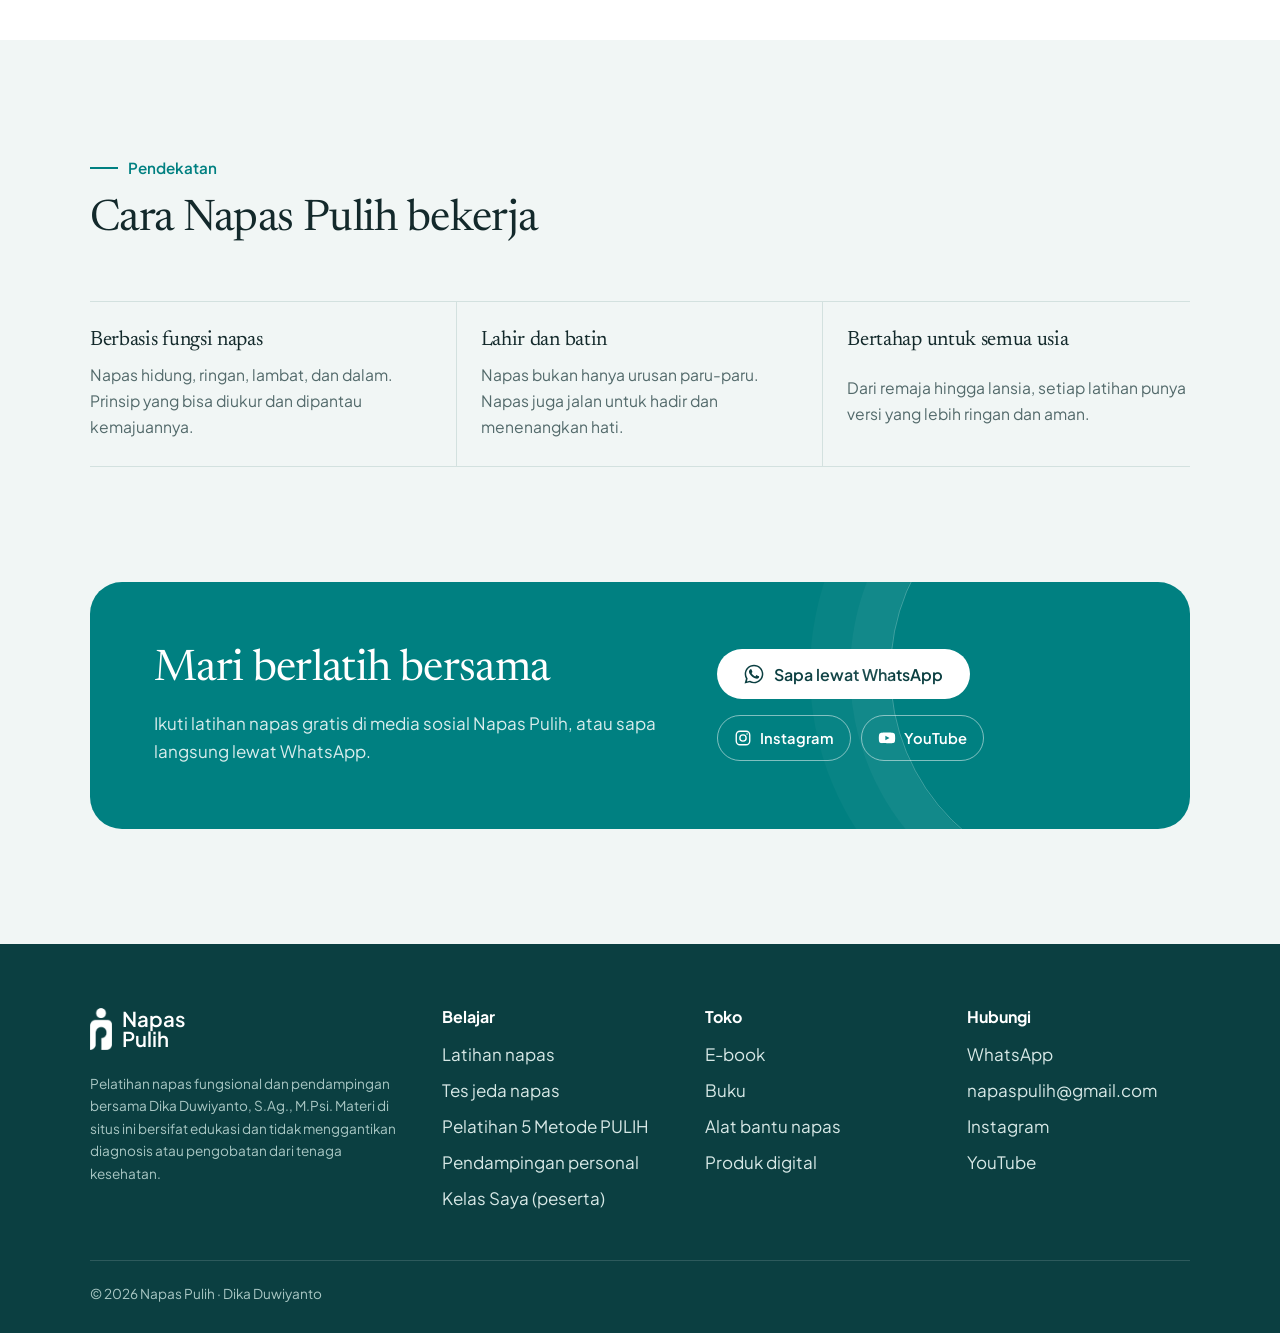
<file: tentang.html>
<!doctype html>
<html lang="id">
<head>
  <meta charset="utf-8">
  <meta name="viewport" content="width=device-width, initial-scale=1, viewport-fit=cover">
  <title>Tentang Dika Duwiyanto | Napas Pulih</title>
  <meta name="description" content="Dika Duwiyanto, S.Ag., M.Psi., instruktur napas fungsional bersertifikat Oxygen Advantage dan pendiri Napas Pulih.">
  <meta property="og:type" content="website">
  <meta property="og:site_name" content="Napas Pulih">
  <meta property="og:url" content="https://napaspulih.github.io/tentang.html">
  <meta property="og:title" content="Dika Duwiyanto, S.Ag., M.Psi. | Napas Pulih">
  <meta property="og:description" content="Instruktur napas fungsional bersertifikat Oxygen Advantage® dan pendiri Napas Pulih.">
  <meta property="og:image" content="https://napaspulih.github.io/assets/img/dika-potret.jpg">
  <meta property="og:image:width" content="900">
  <meta property="og:image:height" content="900">
  <meta name="twitter:card" content="summary">
  <meta name="theme-color" content="#008081">
  <link rel="icon" href="assets/img/favicon.png">
  <link rel="preconnect" href="https://fonts.googleapis.com">
  <link rel="preconnect" href="https://fonts.gstatic.com" crossorigin>
  <link rel="stylesheet" href="https://fonts.googleapis.com/css2?family=Newsreader:opsz,wght@6..72,300;6..72,400;6..72,500&family=Plus+Jakarta+Sans:wght@400;500;600;700&display=swap">
  <link rel="stylesheet" href="assets/css/style.css?v=20261009-1">
</head>
<body data-halaman="tentang">
  <div id="header"></div>

  <main>
    <section class="hero">
      <div class="wadah hero-isi" style="align-items:start">
        <div class="hero-teks">
          <span class="penanda">Tentang</span>
          <h1 style="max-width:none">Dika Duwiyanto, S.Ag., M.Psi.</h1>
          <p class="lead">Instruktur napas fungsional bersertifikat Oxygen Advantage® dan pendiri Napas Pulih.</p>
          <div class="prosa">
            <!-- Tambahkan kisah pribadi Anda di sini: mengapa mulai mendalami napas, pengalaman yang membentuk Napas Pulih, dll. -->
            <p>Latar belakang pendidikan Dika memadukan dua dunia: S1 Tasawuf dan Psikoterapi, serta Magister Psikologi dengan konsentrasi Psikologi Perkembangan. Dari perpaduan itu lahir Napas Pulih, cara memulihkan diri yang dimulai dari napas dan berujung pada kesadaran.</p>
            <p>Ia mendalami pernapasan fungsional lewat Oxygen Advantage®, metode yang dikembangkan Patrick McKeown untuk membantu orang bernapas lewat hidung, lebih ringan, lebih lambat, dan lebih dalam. Pendekatan ini kemudian ia lengkapi dengan latihan kesadaran, agar pemulihan tidak berhenti di tubuh, tetapi juga sampai ke batin.</p>
            <p>Selain mengajar, Dika menjabat sebagai Ketua Yayasan Manajemen Tasawuf Indonesia dan berbagi latihan napas lewat YouTube, Instagram, dan Facebook Napas Pulih.</p>
          </div>
        </div>
        <div class="foto-profil"><img src="assets/img/dika.jpg" alt="Dika Duwiyanto duduk bersila" width="1000" height="1500"></div>
      </div>
    </section>

    <section class="bagian bagian-putih">
      <div class="wadah dua-kolom" style="align-items:start">
        <div class="kepala-bagian" style="margin-bottom:0">
          <span class="penanda">Latar belakang</span>
          <h2>Pendidikan dan sertifikasi</h2>
        </div>
        <ul class="kredensial">
          <li><span>Sertifikasi</span><span>Functional Breathing Instructor, Oxygen Advantage®</span></li>
          <li><span>Magister</span><span>M.Psi., Psikologi, konsentrasi Psikologi Perkembangan</span></li>
          <li><span>Sarjana</span><span>S.Ag., Tasawuf dan Psikoterapi</span></li>
          <li><span>Organisasi</span><span>Ketua Yayasan Manajemen Tasawuf Indonesia</span></li>
          <li><span>Karya</span><span>Seri e-book Napas Pulih: Napas dan Emosi, Napas dan Kesadaran, Napas dan Performa, Napas dan Metabolisme, Napas dan Tidur, Napas dan Tumbuh Kembang Anak</span></li>
        </ul>
      </div>
    </section>

    <section class="bagian">
      <div class="wadah">
        <div class="kepala-bagian">
          <span class="penanda">Pendekatan</span>
          <h2>Cara Napas Pulih bekerja</h2>
        </div>
        <div class="manfaat tiga">
          <div class="manfaat-item"><h3>Berbasis fungsi napas</h3><p>Napas hidung, ringan, lambat, dan dalam. Prinsip yang bisa diukur dan dipantau kemajuannya.</p></div>
          <div class="manfaat-item"><h3>Lahir dan batin</h3><p>Napas bukan hanya urusan paru-paru. Napas juga jalan untuk hadir dan menenangkan hati.</p></div>
          <div class="manfaat-item"><h3>Bertahap untuk semua usia</h3><p>Dari remaja hingga lansia, setiap latihan punya versi yang lebih ringan dan aman.</p></div>
        </div>
      </div>
    </section>

    <section class="bagian" style="padding-top:0">
      <div class="wadah">
        <div class="komunitas">
          <div style="display:grid;gap:14px">
            <h2>Mari berlatih bersama</h2>
            <p>Ikuti latihan napas gratis di media sosial Napas Pulih, atau sapa langsung lewat WhatsApp.</p>
          </div>
          <div style="display:grid;gap:16px;justify-items:start">
            <a class="tombol tombol-terang" data-wa="Halo Mas Dika, saya ingin bertanya tentang Napas Pulih." data-ikon-wa>Sapa lewat WhatsApp</a>
            <div class="sosial" data-sosial></div>
          </div>
        </div>
      </div>
    </section>
  </main>

  <div id="footer"></div>

  <script src="assets/js/pengaturan.js?v=20261009-1"></script>
  <script src="assets/js/main.js?v=20261009-1"></script>
</body>
</html>
</file>
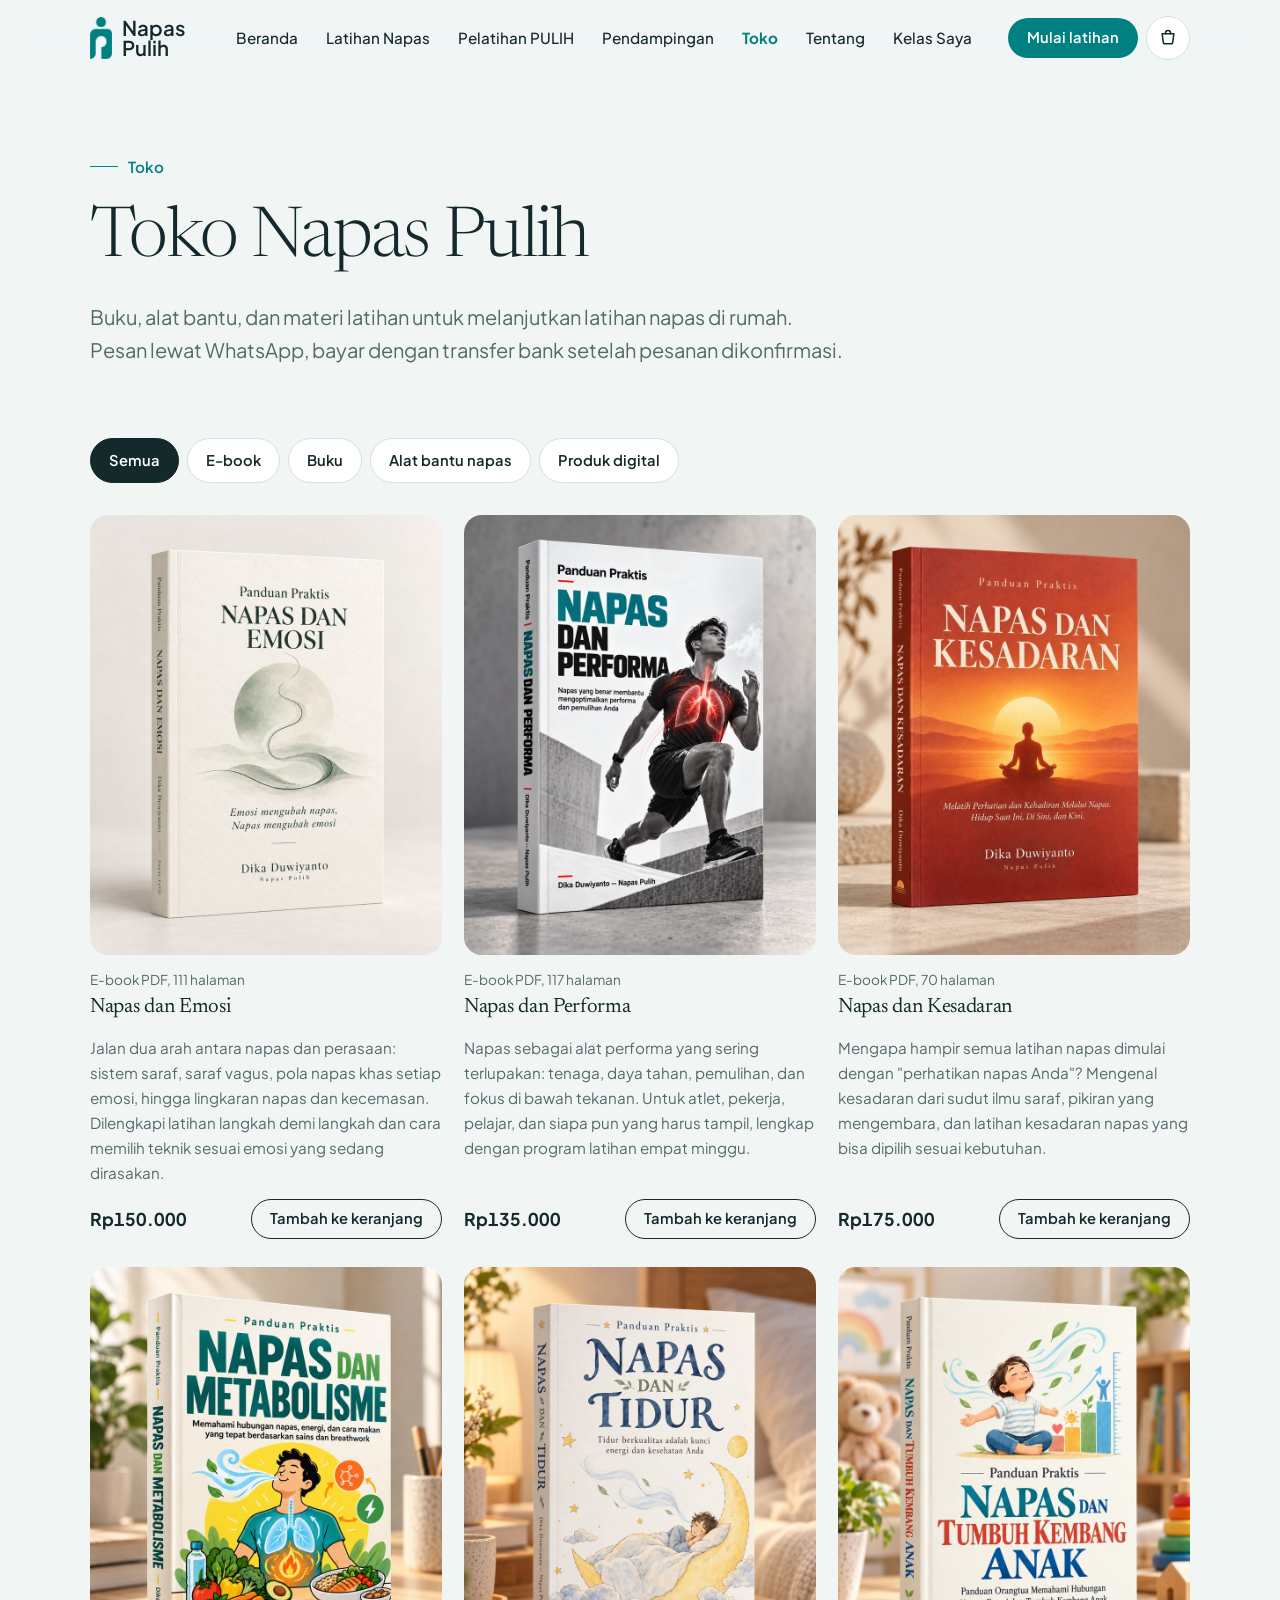
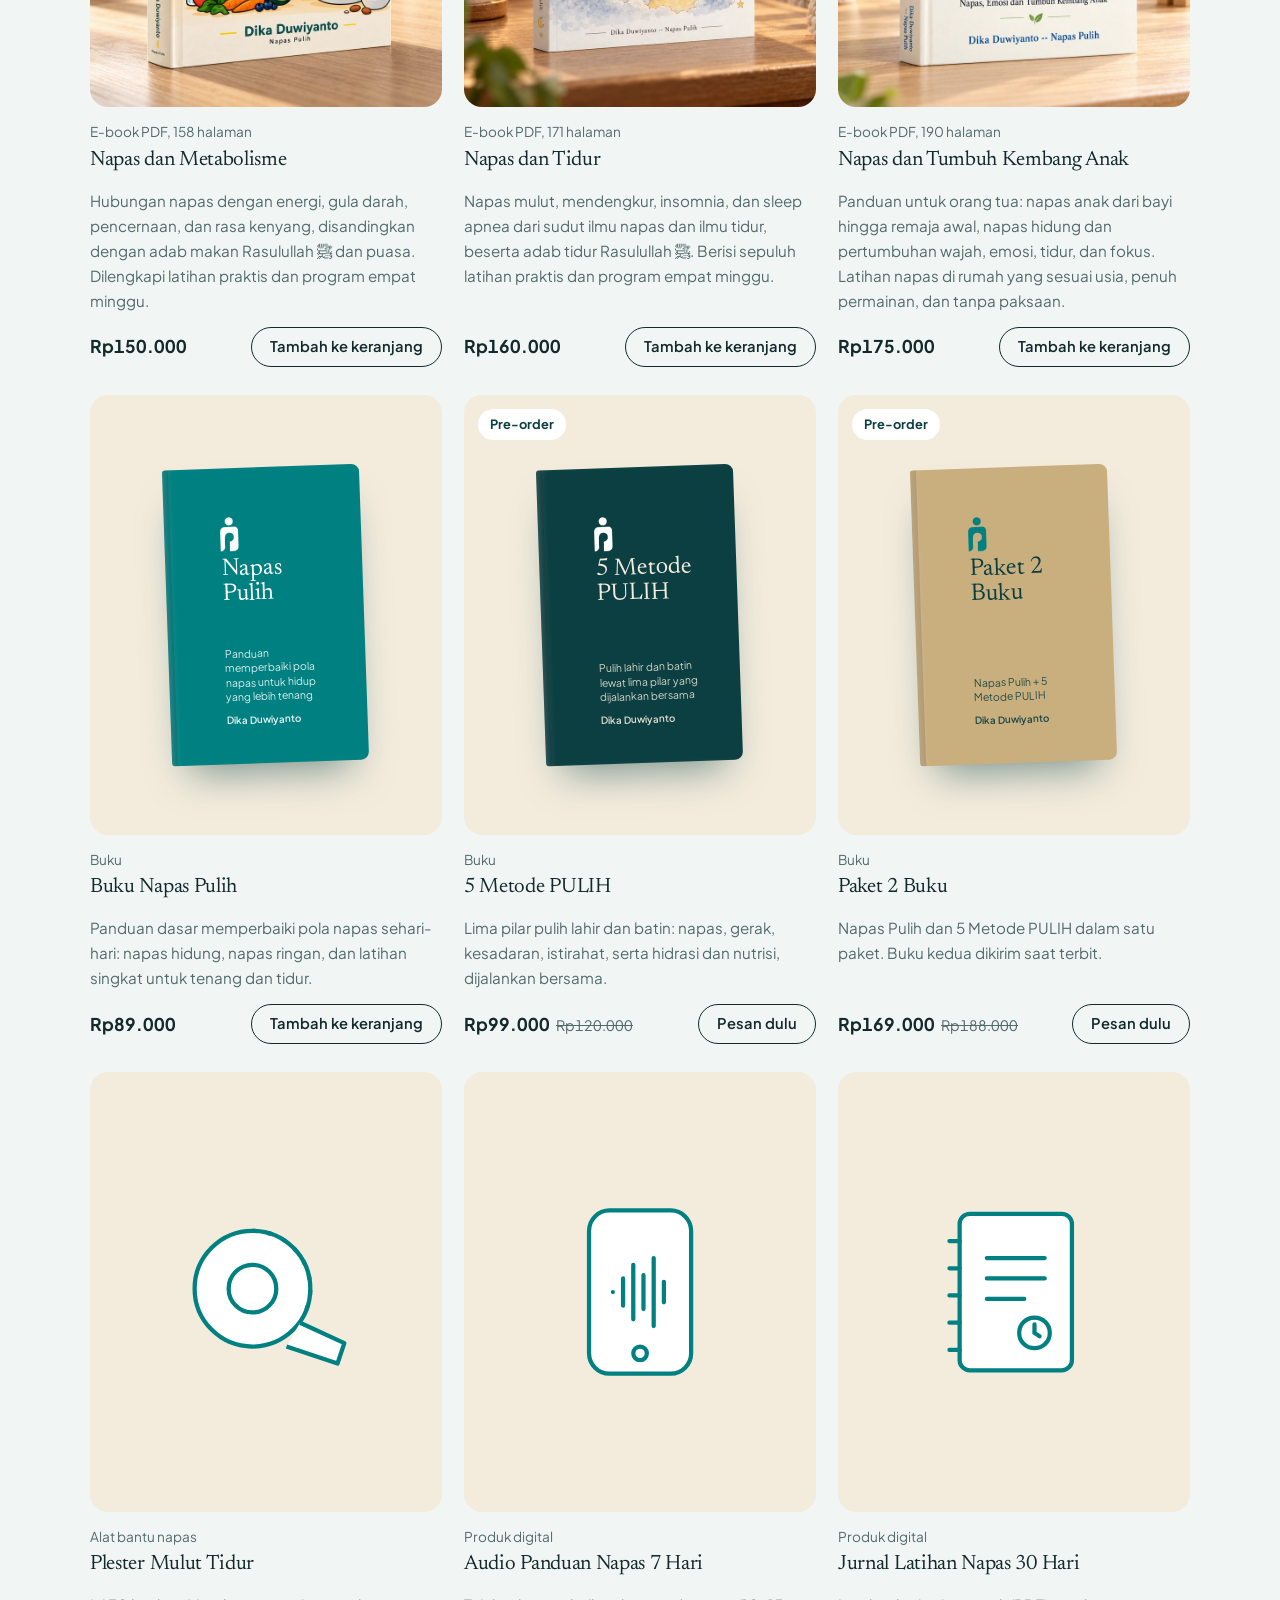
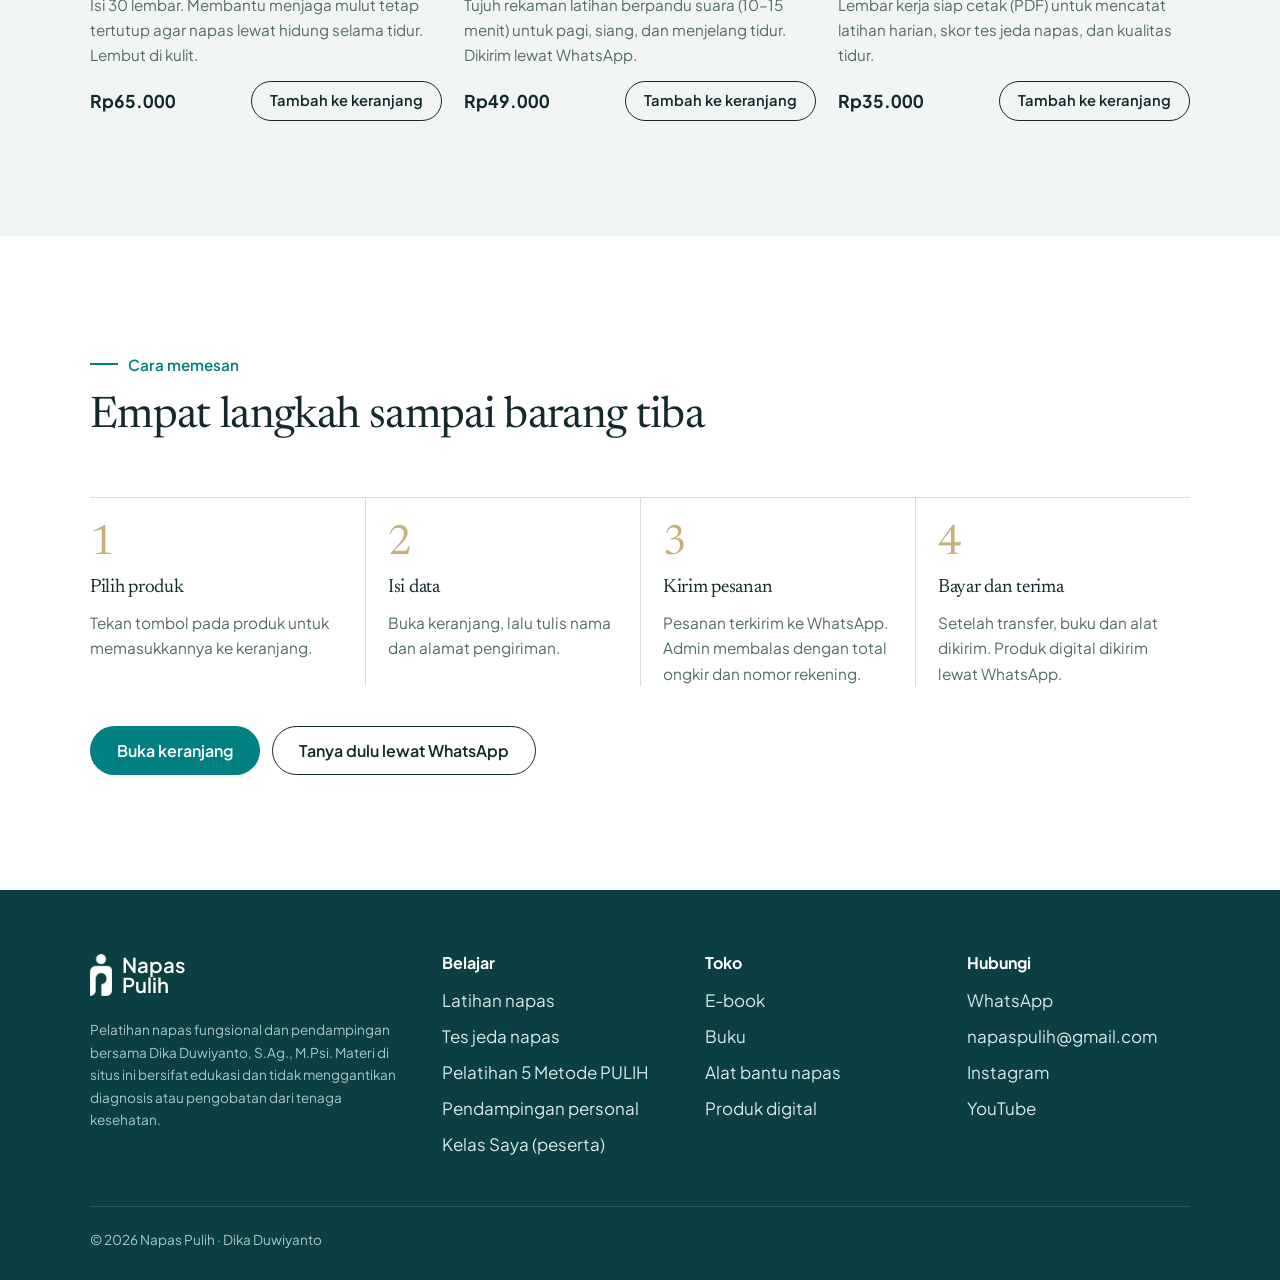
<file: toko.html>
<!doctype html>
<html lang="id">
<head>
  <meta charset="utf-8">
  <meta name="viewport" content="width=device-width, initial-scale=1, viewport-fit=cover">
  <title>Toko | Napas Pulih</title>
  <meta name="description" content="Buku Napas Pulih, 5 Metode PULIH, alat bantu napas, dan materi latihan digital karya Dika Duwiyanto.">
  <meta property="og:type" content="website">
  <meta property="og:site_name" content="Napas Pulih">
  <meta property="og:url" content="https://napaspulih.github.io/toko.html">
  <meta property="og:title" content="Toko Napas Pulih">
  <meta property="og:description" content="Seri e-book Napas Pulih karya Dika Duwiyanto: Napas dan Emosi, Tidur, Performa, Kesadaran, Metabolisme, dan Tumbuh Kembang Anak.">
  <meta property="og:image" content="https://napaspulih.github.io/assets/img/dika-potret.jpg">
  <meta property="og:image:width" content="900">
  <meta property="og:image:height" content="900">
  <meta name="twitter:card" content="summary">
  <meta name="theme-color" content="#008081">
  <link rel="icon" href="assets/img/favicon.png">
  <link rel="preconnect" href="https://fonts.googleapis.com">
  <link rel="preconnect" href="https://fonts.gstatic.com" crossorigin>
  <link rel="stylesheet" href="https://fonts.googleapis.com/css2?family=Newsreader:opsz,wght@6..72,300;6..72,400;6..72,500&family=Plus+Jakarta+Sans:wght@400;500;600;700&display=swap">
  <link rel="stylesheet" href="assets/css/style.css?v=20261009-1">
</head>
<body data-halaman="toko">
  <div id="header"></div>

  <main>
    <section class="hero-dalam">
      <div class="wadah">
        <span class="penanda">Toko</span>
        <h1>Toko Napas Pulih</h1>
        <p class="lead">Buku, alat bantu, dan materi latihan untuk melanjutkan latihan napas di rumah. Pesan lewat WhatsApp, bayar dengan transfer bank setelah pesanan dikonfirmasi.</p>
      </div>
    </section>

    <section class="bagian" style="padding-top:0">
      <div class="wadah">
        <div class="filter" role="group" aria-label="Saring kategori">
          <button class="chip" type="button" data-saring="semua" aria-pressed="true">Semua</button>
          <button class="chip" type="button" data-saring="ebook" aria-pressed="false">E-book</button>
          <button class="chip" type="button" data-saring="buku" aria-pressed="false">Buku</button>
          <button class="chip" type="button" data-saring="alat" aria-pressed="false">Alat bantu napas</button>
          <button class="chip" type="button" data-saring="digital" aria-pressed="false">Produk digital</button>
        </div>
        <div class="grid-produk" id="grid-toko"></div>
      </div>
    </section>

    <section class="bagian bagian-putih">
      <div class="wadah">
        <div class="kepala-bagian">
          <span class="penanda">Cara memesan</span>
          <h2>Empat langkah sampai barang tiba</h2>
        </div>
        <div class="langkah">
          <div class="langkah-item"><h3>Pilih produk</h3><p>Tekan tombol pada produk untuk memasukkannya ke keranjang.</p></div>
          <div class="langkah-item"><h3>Isi data</h3><p>Buka keranjang, lalu tulis nama dan alamat pengiriman.</p></div>
          <div class="langkah-item"><h3>Kirim pesanan</h3><p>Pesanan terkirim ke WhatsApp. Admin membalas dengan total ongkir dan nomor rekening.</p></div>
          <div class="langkah-item"><h3>Bayar dan terima</h3><p>Setelah transfer, buku dan alat dikirim. Produk digital dikirim lewat WhatsApp.</p></div>
        </div>
        <div class="deret-tombol" style="margin-top:40px">
          <button class="tombol tombol-utama" type="button" data-buka-keranjang>Buka keranjang</button>
          <a class="tombol tombol-garis" data-wa="Halo Napas Pulih, saya ingin bertanya tentang produk di toko.">Tanya dulu lewat WhatsApp</a>
        </div>
      </div>
    </section>
  </main>

  <div id="footer"></div>

  <script src="assets/js/pengaturan.js?v=20261009-1"></script>
  <script src="assets/js/main.js?v=20261009-1"></script>
  <script>
    document.addEventListener("DOMContentLoaded", () => {
      const grid = document.getElementById("grid-toko");
      const chips = document.querySelectorAll("[data-saring]");
      function saring(k) {
        tampilkanProduk(grid, k === "semua" ? null : (p) => p.kategori === k);
        chips.forEach((c) => c.setAttribute("aria-pressed", c.dataset.saring === k));
      }
      chips.forEach((c) => c.addEventListener("click", () => saring(c.dataset.saring)));
      const awal = location.hash.replace("#", "");
      saring(["ebook", "buku", "alat", "digital"].includes(awal) ? awal : "semua");
      window.addEventListener("hashchange", () => {
        const k = location.hash.replace("#", "");
        if (["ebook", "buku", "alat", "digital"].includes(k)) saring(k);
      });
    });
  </script>
</body>
</html>
</file>
<file: assets/css/style.css>
/* =========================================================
   NAPAS PULIH — Gaya utama website
   Konsep: "udara & anyaman" — latar sejuk seperti udara pagi,
   teal dari logo sebagai warna utama, dan warna anyaman rotan
   (dari tikar di foto profil) sebagai aksen hangat.
   Tata letak rata kiri, asimetris, lega.
   ========================================================= */

:root {
  /* Warna */
  --udara: #F1F6F5;      /* latar utama, putih kehijauan */
  --kertas: #FFFFFF;     /* permukaan kartu / panel */
  --teal: #008081;       /* warna logo Napas Pulih */
  --teal-gelap: #00676A; /* hover tombol */
  --hutan: #0B3F41;      /* bagian gelap */
  --tinta: #13292B;      /* teks utama */
  --redup: #536A6B;      /* teks sekunder */
  --anyaman: #C9AE7E;    /* aksen hangat, anyaman rotan */
  --anyaman-muda: #F3ECDD;
  --garis: #D3E1DF;
  --teal-muda: #DCEDEB;
  --putih-redup: rgba(255,255,255,.72);

  /* Huruf */
  --f-judul: "Newsreader", "Iowan Old Style", Georgia, serif;
  --f-teks: "Plus Jakarta Sans", "Segoe UI", system-ui, -apple-system, sans-serif;

  /* Ukuran */
  --lebar: 1180px;
  --tepi: clamp(16px, 4vw, 40px);
  --jarak-bagian: clamp(64px, 9vw, 120px);
  --radius-kecil: 10px;
  --radius: 18px;
  --radius-besar: 32px;

  color-scheme: light;
}

*, *::before, *::after { box-sizing: border-box; }
html { scroll-behavior: smooth; -webkit-text-size-adjust: 100%; }
body {
  margin: 0;
  background: var(--udara);
  color: var(--tinta);
  font-family: var(--f-teks);
  font-size: 1.0625rem;
  line-height: 1.65;
  -webkit-font-smoothing: antialiased;
  overflow-x: hidden;
}
img { max-width: 100%; display: block; height: auto; }
a { color: var(--teal); text-decoration-thickness: 1px; text-underline-offset: 3px; }
a:hover { color: var(--teal-gelap); }
button { font: inherit; color: inherit; cursor: pointer; }
input, select, textarea { font: inherit; color: inherit; }
[hidden] { display: none !important; }
:focus-visible { outline: 3px solid var(--anyaman); outline-offset: 3px; border-radius: 4px; }

h1, h2, h3, h4 {
  font-family: var(--f-judul);
  font-weight: 400;
  line-height: 1.12;
  letter-spacing: -0.015em;
  margin: 0;
  text-wrap: balance;
  color: var(--tinta);
}
h1 { font-size: clamp(2.5rem, 5.4vw, 4.5rem); font-weight: 300; letter-spacing: -0.025em; }
h2 { font-size: clamp(1.9rem, 3.4vw, 2.85rem); }
h3 { font-size: 1.45rem; line-height: 1.25; }
h4 { font-family: var(--f-teks); font-size: 1rem; font-weight: 700; letter-spacing: 0; }
p { margin: 0; }
.lead { font-size: clamp(1.1rem, 1.6vw, 1.25rem); color: var(--redup); max-width: 38em; }
.kecil { font-size: .9rem; color: var(--redup); }
.prosa { max-width: 40em; display: grid; gap: 1.1em; }
.prosa p { color: var(--tinta); }

/* ---------- Tata letak ---------- */
.wadah { width: 100%; max-width: var(--lebar); margin-inline: auto; padding-inline: var(--tepi); }
.bagian { padding-block: var(--jarak-bagian); }
.bagian-putih { background: var(--kertas); }
.bagian-gelap { background: var(--hutan); color: #E6F1EF; }
.bagian-gelap h2, .bagian-gelap h3 { color: #fff; }
.bagian-gelap .lead, .bagian-gelap .kecil { color: #A9C7C4; }
.bagian-anyaman { background: var(--anyaman-muda); }

.kepala-bagian { display: grid; gap: 16px; max-width: 46rem; margin-bottom: clamp(36px, 5vw, 56px); }
.penanda {
  font-size: .95rem; font-weight: 600; color: var(--teal);
  display: inline-flex; align-items: center; gap: 10px;
}
.penanda::before { content: ""; width: 28px; height: 1.5px; background: currentColor; }
.bagian-gelap .penanda { color: var(--anyaman); }

.dua-kolom { display: grid; grid-template-columns: 1fr 1fr; gap: clamp(32px, 6vw, 80px); align-items: center; }
.dua-kolom > * { min-width: 0; }

/* ---------- Tombol ---------- */
.tombol {
  display: inline-flex; align-items: center; justify-content: center; gap: 10px;
  padding: 14px 26px; border-radius: 999px; border: 1.5px solid transparent;
  font-weight: 600; font-size: 1rem; text-decoration: none; line-height: 1.2;
  transition: background .2s, color .2s, border-color .2s, transform .2s;
}
.tombol:active { transform: translateY(1px); }
.tombol-utama { background: var(--teal); color: #fff; }
.tombol-utama:hover { background: var(--teal-gelap); color: #fff; }
.tombol-garis { border-color: var(--tinta); color: var(--tinta); background: transparent; }
.tombol-garis:hover { background: var(--tinta); color: #fff; }
.tombol-terang { background: #fff; color: var(--hutan); }
.tombol-terang:hover { background: var(--anyaman-muda); color: var(--hutan); }
.tombol-garis-terang { border-color: rgba(255,255,255,.6); color: #fff; }
.tombol-garis-terang:hover { background: #fff; color: var(--hutan); }
.tombol-kecil { padding: 10px 18px; font-size: .92rem; }
.tombol-penuh { width: 100%; }
.deret-tombol { display: flex; flex-wrap: wrap; gap: 12px; }
.ikon-wa { width: 20px; height: 20px; flex: none; }

/* ---------- Header ---------- */
.header {
  position: sticky; top: 0; z-index: 50;
  background: rgba(241, 246, 245, .88);
  backdrop-filter: saturate(1.4) blur(14px);
  -webkit-backdrop-filter: saturate(1.4) blur(14px);
  border-bottom: 1px solid transparent;
  transition: border-color .2s;
}
.header.tergulir { border-bottom-color: var(--garis); }
.header-isi { display: flex; align-items: center; gap: 24px; height: 76px; }
.merek { display: inline-flex; align-items: center; gap: 10px; text-decoration: none; color: var(--tinta); flex: none; }
.merek img { height: 42px; width: auto; }
.merek-kata { display: grid; font-family: var(--f-teks); font-weight: 600; font-size: 1.28rem; line-height: .98; letter-spacing: -0.01em; }
.nav { display: flex; gap: 4px; margin-left: auto; }
.nav a {
  padding: 8px 12px; border-radius: 999px; color: var(--tinta);
  text-decoration: none; font-size: .95rem; font-weight: 500;
}
.nav a:hover { background: var(--teal-muda); color: var(--tinta); }
.nav a { white-space: nowrap; }
.nav a[aria-current="page"] { color: var(--teal); font-weight: 700; }
.header-aksi { display: flex; align-items: center; gap: 8px; }
.tombol-keranjang {
  position: relative; width: 44px; height: 44px; border-radius: 50%;
  border: 1.5px solid var(--garis); background: var(--kertas);
  display: grid; place-items: center;
}
.tombol-keranjang svg { width: 20px; height: 20px; }
.jumlah-keranjang {
  position: absolute; top: -4px; right: -4px; min-width: 20px; height: 20px; padding: 0 5px;
  border-radius: 999px; background: var(--anyaman); color: var(--hutan);
  font-size: .72rem; font-weight: 700; display: grid; place-items: center;
}
.tombol-menu { display: none; width: 44px; height: 44px; border-radius: 50%; border: 1.5px solid var(--garis); background: var(--kertas); place-items: center; }
.tombol-menu svg { width: 20px; height: 20px; }

@media (max-width: 1020px) {
  .nav {
    position: fixed; inset: 76px 0 auto 0; flex-direction: column; gap: 0;
    background: var(--udara); padding: 8px var(--tepi) 24px;
    border-bottom: 1px solid var(--garis);
    transform: translateY(-8px); opacity: 0; pointer-events: none;
    transition: opacity .2s, transform .2s;
    max-height: calc(100vh - 76px); overflow-y: auto;
  }
  .nav.buka { opacity: 1; transform: none; pointer-events: auto; }
  .nav a { padding: 14px 4px; border-radius: 0; border-bottom: 1px solid var(--garis); font-size: 1.05rem; }
  .nav a:hover { background: transparent; }
  .tombol-menu { display: grid; }
  .header-aksi { margin-left: auto; }
  .header-aksi .tombol-header { display: none; }
}

/* ---------- Hero beranda ---------- */
.hero { padding-block: clamp(40px, 6vw, 80px) clamp(56px, 8vw, 100px); }
.hero-isi { display: grid; grid-template-columns: 1.05fr .95fr; gap: clamp(32px, 5vw, 72px); align-items: center; }
.hero-isi > * { min-width: 0; }
.hero-teks { display: grid; gap: 26px; }
.hero-teks h1 { max-width: 12ch; }
.hero-teks h1.hero-judul { max-width: none; font-size: clamp(2.4rem, 4.6vw, 4.1rem); }
.hero-judul .baris { display: block; }
.hero-catatan { display: flex; align-items: center; gap: 14px; color: var(--redup); font-size: .95rem; }
.hero-catatan img { width: 44px; height: 44px; border-radius: 50%; object-fit: cover; object-position: 50% 20%; }

/* Bola napas: lingkaran anyaman yang mengembang & mengempis */
.napas-hero { position: relative; display: grid; place-items: center; aspect-ratio: 1; max-width: 540px; width: 100%; margin-inline: auto; }
.cincin {
  position: absolute; inset: 0; border-radius: 50%;
  border: 1.5px solid var(--anyaman);
  animation: bernapas 11s ease-in-out infinite;
}
.cincin:nth-child(1) { inset: 0%; opacity: .35; animation-delay: .3s; }
.cincin:nth-child(2) { inset: 7%; opacity: .6; animation-delay: .15s; border-style: dashed; border-width: 2px; background: radial-gradient(circle, var(--teal-muda) 55%, transparent 72%); }
.cincin:nth-child(3) { inset: 14%; opacity: .8; }
.napas-potret {
  position: relative; width: 62%; aspect-ratio: 1; border-radius: 50%; overflow: hidden;
  box-shadow: 0 30px 60px -30px rgba(11, 63, 65, .45);
  animation: bernapas-potret 11s ease-in-out infinite;
}
.napas-potret img { width: 100%; height: 100%; object-fit: cover; }
.napas-label {
  position: absolute; bottom: 2%; left: 50%; transform: translateX(-50%);
  background: var(--kertas); border: 1px solid var(--garis); border-radius: 999px;
  padding: 10px 20px; font-size: .95rem; font-weight: 600; color: var(--hutan);
  display: flex; align-items: center; gap: 10px; white-space: nowrap;
  box-shadow: 0 10px 30px -14px rgba(11,63,65,.35);
}
.napas-label i { width: 9px; height: 9px; border-radius: 50%; background: var(--teal); animation: titik 11s ease-in-out infinite; }
@keyframes bernapas { 0%, 100% { transform: scale(.86); } 50% { transform: scale(1); } }
@keyframes bernapas-potret { 0%, 100% { transform: scale(.96); } 50% { transform: scale(1.02); } }
@keyframes titik { 0%, 100% { transform: scale(.7); opacity: .6; } 50% { transform: scale(1.3); opacity: 1; } }

/* ---------- Pita kredensial ---------- */
.pita { border-block: 1px solid var(--garis); background: var(--kertas); }
.pita-isi { display: grid; grid-template-columns: repeat(4, minmax(0, 1fr)); gap: 16px 28px; padding-block: 24px; align-items: center; }
.pita-item > span { min-width: 0; }
.pita-item { display: flex; gap: 12px; align-items: center; font-size: .95rem; color: var(--redup); }
.pita-item strong { display: block; color: var(--tinta); font-weight: 600; }
.pita-item svg { width: 26px; height: 26px; color: var(--teal); flex: none; }

/* ---------- Daftar manfaat ---------- */
.manfaat { display: grid; grid-template-columns: repeat(2, minmax(0,1fr)); gap: 0; border-top: 1px solid var(--garis); }
.manfaat-item { padding: 26px 24px 26px 0; border-bottom: 1px solid var(--garis); display: grid; gap: 8px; }
.manfaat-item:nth-child(odd) { border-right: 1px solid var(--garis); }
.manfaat-item:nth-child(even) { padding-left: 24px; padding-right: 0; }
.manfaat-item h3 { font-size: 1.3rem; }
.manfaat-item p { color: var(--redup); font-size: .98rem; }

.manfaat.tiga { grid-template-columns: repeat(3, minmax(0, 1fr)); }
.manfaat.tiga .manfaat-item { padding: 26px 24px; border-right: 1px solid var(--garis); }
.manfaat.tiga .manfaat-item:first-child { padding-left: 0; }
.manfaat.tiga .manfaat-item:last-child { border-right: 0; padding-right: 0; }
@media (max-width: 860px) {
  .manfaat.tiga { grid-template-columns: 1fr; }
  .manfaat.tiga .manfaat-item { padding: 22px 0; border-right: 0; }
}

/* ---------- Tiga jalan ---------- */
.jalan { display: grid; grid-template-columns: 1fr 1.15fr 1fr; gap: 20px; align-items: stretch; }
.jalan-item {
  background: var(--kertas); border: 1px solid var(--garis); border-radius: var(--radius-besar);
  padding: 34px 30px; display: flex; flex-direction: column; gap: 16px; min-width: 0;
}
.jalan-item .harga-mulai { font-size: .92rem; color: var(--redup); }
.jalan-item ul { margin: 0; padding: 0; list-style: none; display: grid; gap: 10px; }
.jalan-item li { display: flex; gap: 10px; font-size: .97rem; }
.jalan-item li::before { content: ""; width: 7px; height: 7px; border-radius: 50%; background: var(--anyaman); margin-top: .62em; flex: none; }
.jalan-item .tombol { margin-top: auto; align-self: flex-start; }
.jalan-item.sorot { background: var(--hutan); border-color: var(--hutan); color: #E6F1EF; }
.jalan-item.sorot h3 { color: #fff; }
.jalan-item.sorot .harga-mulai { color: #A9C7C4; }
.ikon-jalan { width: 52px; height: 52px; border-radius: 50%; background: var(--teal-muda); display: grid; place-items: center; color: var(--teal); }
.ikon-jalan svg { width: 26px; height: 26px; }
.sorot .ikon-jalan { background: rgba(255,255,255,.1); color: var(--anyaman); }

/* Gerak kartu "Tiga cara belajar" saat diarahkan kursor */
.jalan-item { position: relative; transition: transform .45s cubic-bezier(.2, .7, .2, 1), box-shadow .45s ease, border-color .3s ease; }
.jalan-item .tombol::after { content: ""; position: absolute; inset: 0; border-radius: inherit; } /* seluruh kartu bisa diklik */
.jalan-item .tombol:active { transform: none; } /* agar klik di area kartu tetap terbaca */
.jalan-item { border-radius: var(--radius-besar); }
.ikon-jalan { position: relative; transition: transform .45s ease; }
.ikon-jalan::after {
  content: ""; position: absolute; inset: 0; border-radius: 50%;
  border: 1.5px solid currentColor; opacity: 0; pointer-events: none;
}
.jalan-item li::before { transition: transform .35s ease, background-color .35s ease; }
@media (hover: hover) {
  .jalan-item:hover, .jalan-item:focus-within {
    transform: translateY(-10px);
    border-color: var(--teal);
    box-shadow: 0 30px 50px -28px rgba(11, 63, 65, .4);
  }
  .jalan-item.sorot:hover, .jalan-item.sorot:focus-within {
    border-color: var(--hutan);
    box-shadow: 0 34px 60px -26px rgba(11, 63, 65, .7);
  }
  .jalan-item:hover .ikon-jalan, .jalan-item:focus-within .ikon-jalan { animation: ikon-bernapas 3s ease-in-out infinite; }
  .jalan-item:hover .ikon-jalan::after, .jalan-item:focus-within .ikon-jalan::after { animation: ikon-cincin 3s ease-out infinite; }
  .jalan-item:hover li::before { transform: scale(1.4); background-color: var(--teal); }
  .jalan-item.sorot:hover li::before { background-color: var(--anyaman); }
  .jalan-item:hover .tombol-garis { background: var(--tinta); border-color: var(--tinta); color: #fff; }
  .jalan-item.sorot:hover .tombol-terang { background: var(--anyaman); color: var(--hutan); }
}
@keyframes ikon-bernapas { 0%, 100% { transform: scale(1); } 50% { transform: scale(1.14); } }
@keyframes ikon-cincin { 0% { transform: scale(1); opacity: .55; } 70% { transform: scale(1.75); opacity: 0; } 100% { opacity: 0; } }

/* ---------- PULIH huruf besar ---------- */
.pulih-huruf { display: grid; grid-template-columns: repeat(5, minmax(0,1fr)); border-top: 1px solid rgba(255,255,255,.18); }
.pulih-kolom { padding: 28px 22px 8px 0; border-right: 1px solid rgba(255,255,255,.18); display: grid; gap: 10px; align-content: start; }
.pulih-kolom + .pulih-kolom { padding-left: 22px; }
.pulih-kolom:last-child { border-right: 0; }
.pulih-kolom .huruf { font-family: var(--f-judul); font-weight: 300; font-size: clamp(4rem, 9vw, 7.5rem); line-height: .9; color: var(--anyaman); }
.pulih-kolom h3 { font-size: 1.2rem; }
.pulih-kolom p { font-size: .95rem; color: #A9C7C4; }

/* Versi terang untuk halaman pelatihan */
.pilar { display: grid; grid-template-columns: 140px 1fr 1fr; gap: clamp(20px, 4vw, 48px); padding-block: 40px; border-top: 1px solid var(--garis); align-items: start; }
.pilar:last-child { border-bottom: 1px solid var(--garis); }
.pilar > * { min-width: 0; }
.pilar .huruf { font-family: var(--f-judul); font-weight: 300; font-size: clamp(4.5rem, 10vw, 8rem); line-height: .8; color: var(--teal); }
.pilar h3 { font-size: 1.7rem; margin-bottom: 10px; }
.pilar p { color: var(--redup); }
.pilar ul { margin: 0; padding: 0; list-style: none; display: grid; gap: 10px; }
.pilar li { display: flex; gap: 10px; }
.pilar li::before { content: ""; width: 7px; height: 7px; border-radius: 50%; background: var(--anyaman); margin-top: .62em; flex: none; }
.pilar-judul-daftar { font-weight: 700; font-size: .92rem; margin-bottom: 12px; color: var(--tinta); }

/* ---------- Ajakan tes ---------- */
.ajakan-tes { display: grid; grid-template-columns: auto 1fr auto; gap: clamp(24px, 4vw, 56px); align-items: center; background: var(--kertas); border: 1px solid var(--garis); border-radius: var(--radius-besar); padding: clamp(28px, 4vw, 48px); }
.ajakan-tes > * { min-width: 0; }
.jam-tes { width: 120px; height: 120px; border-radius: 50%; border: 2px dashed var(--anyaman); display: grid; place-items: center; text-align: center; }
.jam-tes strong { font-family: var(--f-judul); font-size: 2.6rem; font-weight: 400; line-height: 1; color: var(--teal); }
.jam-tes span { font-size: .78rem; color: var(--redup); display: block; }

/* ---------- Profil ---------- */
.foto-profil { border-radius: var(--radius-besar); overflow: hidden; aspect-ratio: 4 / 5; background: var(--teal-muda); }
.foto-profil img { width: 100%; height: 100%; object-fit: cover; object-position: 50% 30%; }
.kredensial { list-style: none; margin: 0; padding: 0; display: grid; gap: 0; border-top: 1px solid var(--garis); }
.kredensial li { padding: 14px 0; border-bottom: 1px solid var(--garis); display: grid; grid-template-columns: 150px 1fr; gap: 16px; font-size: .97rem; }
.kredensial li span:first-child { color: var(--redup); }

/* ---------- Kartu produk ---------- */
.grid-produk { display: grid; grid-template-columns: repeat(3, minmax(0, 1fr)); gap: 28px 22px; }
.produk { display: flex; flex-direction: column; gap: 14px; min-width: 0; }
.produk-sampul {
  position: relative; aspect-ratio: 4 / 5; border-radius: var(--radius); overflow: hidden;
  background: var(--anyaman-muda); display: grid; place-items: center;
}
.produk-sampul > img { width: 100%; height: 100%; object-fit: cover; }
.produk-status { position: absolute; top: 14px; left: 14px; background: var(--kertas); color: var(--hutan); font-size: .8rem; font-weight: 700; padding: 5px 12px; border-radius: 999px; }
.produk-info { display: grid; gap: 4px; }
.produk-kategori { font-size: .85rem; color: var(--redup); }
.produk h3 { font-size: 1.3rem; }
.produk-desk { font-size: .95rem; color: var(--redup); }
.produk-bawah { display: flex; align-items: center; justify-content: space-between; gap: 12px; margin-top: auto; flex-wrap: wrap; }
.harga { font-weight: 700; font-size: 1.1rem; font-variant-numeric: tabular-nums; }
.harga s { font-weight: 400; color: var(--redup); font-size: .9rem; margin-left: 6px; }

/* Sampul buku buatan CSS */
.buku {
  width: 56%; aspect-ratio: 2 / 3; border-radius: 3px 8px 8px 3px; position: relative;
  padding: 14% 10% 10% 16%; display: flex; flex-direction: column; justify-content: space-between;
  box-shadow: 0 24px 40px -18px rgba(11,63,65,.55), inset 6px 0 0 rgba(0,0,0,.12), inset 8px 0 10px -6px rgba(255,255,255,.25);
  transform: rotate(-2deg);
}
.buku-judul { font-family: var(--f-judul); font-size: clamp(1.05rem, 2vw, 1.5rem); line-height: 1.05; }
.buku-sub { font-size: .66rem; line-height: 1.35; opacity: .85; }
.buku-penulis { font-size: .62rem; font-weight: 600; opacity: .9; }
.buku-logo { width: 18px; height: auto; margin-bottom: 6px; }
.ilustrasi-produk { width: 58%; color: var(--teal); }

/* ---------- Keranjang ---------- */
.lapis { position: fixed; inset: 0; background: rgba(11, 63, 65, .4); z-index: 80; opacity: 0; pointer-events: none; transition: opacity .25s; }
.lapis.buka { opacity: 1; pointer-events: auto; }
.laci {
  position: fixed; top: 0; right: 0; bottom: 0; width: min(440px, 100%); z-index: 90;
  background: var(--kertas); display: flex; flex-direction: column;
  transform: translateX(100%); transition: transform .3s ease;
  padding-top: env(safe-area-inset-top, 0px); padding-bottom: env(safe-area-inset-bottom, 0px);
}
.laci.buka { transform: none; }
.laci-kepala { display: flex; align-items: center; justify-content: space-between; padding: 20px 24px; border-bottom: 1px solid var(--garis); }
.laci-kepala h2 { font-size: 1.6rem; }
.tombol-tutup { width: 40px; height: 40px; border-radius: 50%; border: 1px solid var(--garis); background: transparent; display: grid; place-items: center; }
.laci-isi { flex: 1; overflow-y: auto; padding: 8px 24px 24px; }
.laci-kaki { padding: 20px 24px; border-top: 1px solid var(--garis); display: grid; gap: 14px; }
.baris-keranjang { display: grid; grid-template-columns: 1fr auto; gap: 6px 12px; padding: 16px 0; border-bottom: 1px solid var(--garis); }
.baris-keranjang .nama { font-weight: 600; }
.qty { justify-self: start; display: inline-flex; align-items: center; border: 1px solid var(--garis); border-radius: 999px; }
.qty button { width: 32px; height: 32px; border: 0; background: transparent; font-size: 1.1rem; }
.qty span { min-width: 24px; text-align: center; font-variant-numeric: tabular-nums; font-weight: 600; }
.total { display: flex; justify-content: space-between; font-size: 1.1rem; font-weight: 700; }
.keranjang-kosong { padding: 40px 0; text-align: center; color: var(--redup); display: grid; gap: 14px; justify-items: center; }

/* ---------- Formulir ---------- */
.form { display: grid; gap: 16px; }
.form-baris { display: grid; grid-template-columns: 1fr 1fr; gap: 16px; }
.form-baris > * { min-width: 0; }
.isian { display: grid; gap: 6px; }
.isian label { font-weight: 600; font-size: .92rem; }
.isian input, .isian select, .isian textarea {
  width: 100%; padding: 12px 14px; border-radius: var(--radius-kecil); border: 1.5px solid var(--garis);
  background: var(--kertas); transition: border-color .2s;
}
.isian textarea { min-height: 96px; resize: vertical; }
.isian input:focus, .isian select:focus, .isian textarea:focus { outline: none; border-color: var(--teal); }
.pesan-galat { color: #A3341F; font-size: .9rem; }

/* ---------- Akordeon / FAQ ---------- */
.akordeon { border-top: 1px solid var(--garis); }
.akordeon details { border-bottom: 1px solid var(--garis); }
.akordeon summary {
  list-style: none; cursor: pointer; padding: 22px 40px 22px 0; position: relative;
  font-weight: 600; font-size: 1.05rem;
}
.akordeon summary::-webkit-details-marker { display: none; }
.akordeon summary::after {
  content: ""; position: absolute; right: 6px; top: 50%; width: 12px; height: 12px;
  border-right: 2px solid var(--teal); border-bottom: 2px solid var(--teal);
  transform: translateY(-70%) rotate(45deg); transition: transform .2s;
}
.akordeon details[open] summary::after { transform: translateY(-30%) rotate(-135deg); }
.akordeon .jawab { padding: 0 0 24px; color: var(--redup); max-width: 46em; display: grid; gap: 10px; }
.akordeon .jawab ul { margin: 0; padding-left: 1.2em; }
.akordeon summary .pekan { color: var(--teal); font-weight: 700; margin-right: 10px; font-variant-numeric: tabular-nums; }

/* ---------- Paket harga ---------- */
.paket { display: grid; grid-template-columns: repeat(3, minmax(0, 1fr)); gap: 20px; align-items: stretch; }
.paket-item { background: var(--kertas); border: 1px solid var(--garis); border-radius: var(--radius-besar); padding: 32px 28px; display: flex; flex-direction: column; gap: 18px; min-width: 0; }
.paket-item.sorot { border: 2px solid var(--teal); position: relative; }
.paket-item .lencana { position: absolute; top: -14px; left: 28px; background: var(--teal); color: #fff; font-size: .8rem; font-weight: 700; padding: 5px 12px; border-radius: 999px; }
.paket-harga { font-family: var(--f-judul); font-size: 2.3rem; line-height: 1; font-variant-numeric: tabular-nums; }
.paket-harga small { font-family: var(--f-teks); font-size: .9rem; color: var(--redup); margin-left: 4px; }
.paket-item ul { margin: 0; padding: 0; list-style: none; display: grid; gap: 10px; font-size: .97rem; }
.paket-item li { display: flex; gap: 10px; }
.paket-item li::before { content: ""; flex: none; width: 16px; height: 16px; margin-top: .3em; border-radius: 50%; background: var(--teal-muda) url("data:image/svg+xml,%3Csvg xmlns='http://www.w3.org/2000/svg' viewBox='0 0 16 16'%3E%3Cpath d='M4.5 8.2l2.2 2.2 4.8-4.8' fill='none' stroke='%23008081' stroke-width='1.8' stroke-linecap='round' stroke-linejoin='round'/%3E%3C/svg%3E") center/100% no-repeat; }
.paket-item .tombol { margin-top: auto; }

/* ---------- Langkah berurutan ---------- */
.langkah { display: grid; grid-template-columns: repeat(4, minmax(0,1fr)); gap: 0; counter-reset: langkah; border-top: 1px solid var(--garis); }
.langkah-item { padding: 26px 22px 0 0; display: grid; gap: 10px; align-content: start; counter-increment: langkah; }
.langkah-item + .langkah-item { padding-left: 22px; border-left: 1px solid var(--garis); }
.langkah-item::before { content: counter(langkah); font-family: var(--f-judul); font-size: 2.6rem; line-height: 1; color: var(--anyaman); }
.langkah-item h3 { font-size: 1.2rem; }
.langkah-item p { color: var(--redup); font-size: .96rem; }

/* ---------- Hero halaman dalam ---------- */
.hero-dalam { padding-block: clamp(40px, 6vw, 80px) clamp(40px, 6vw, 72px); }
.hero-dalam .wadah { display: grid; gap: 22px; }
.hero-dalam h1 { max-width: 16ch; }

/* ---------- Catatan keamanan ---------- */
.catatan { background: var(--anyaman-muda); border-radius: var(--radius); padding: 22px 26px; display: grid; gap: 8px; font-size: .95rem; }
.catatan strong { color: var(--hutan); }
.catatan ul { margin: 0; padding-left: 1.2em; display: grid; gap: 4px; }

/* ---------- Ajakan komunitas ---------- */
.komunitas { background: var(--teal); color: #fff; border-radius: var(--radius-besar); padding: clamp(32px, 5vw, 64px); display: grid; grid-template-columns: 1.3fr 1fr; gap: 32px; align-items: center; position: relative; overflow: hidden; }
.komunitas > * { min-width: 0; position: relative; }
.komunitas h2 { color: #fff; }
.komunitas p { color: rgba(255,255,255,.85); }
.komunitas::after { content: ""; position: absolute; right: -120px; top: -120px; width: 420px; height: 420px; border-radius: 50%; border: 1.5px solid rgba(255,255,255,.25); box-shadow: 0 0 0 40px rgba(255,255,255,.04), 0 0 0 80px rgba(255,255,255,.03); }
.sosial { display: flex; gap: 10px; flex-wrap: wrap; }
.sosial a { display: inline-flex; align-items: center; gap: 8px; padding: 10px 16px; border-radius: 999px; border: 1.5px solid rgba(255,255,255,.5); color: #fff; text-decoration: none; font-weight: 600; font-size: .92rem; }
.sosial a:hover { background: #fff; color: var(--teal); }
.sosial svg { width: 18px; height: 18px; }

/* ---------- Footer ---------- */
.footer { background: var(--hutan); color: #A9C7C4; padding-block: 64px 28px; margin-top: 0; }
.footer-grid { display: grid; grid-template-columns: 1.4fr 1fr 1fr 1fr; gap: 40px; }
.footer-grid > * { min-width: 0; }
.footer h4 { color: #fff; margin-bottom: 14px; }
.footer ul { list-style: none; margin: 0; padding: 0; display: grid; gap: 8px; }
.footer a { color: #D7E8E6; text-decoration: none; }
.footer a:hover { color: #fff; text-decoration: underline; }
.footer .merek { color: #fff; }
.footer-bawah { margin-top: 48px; padding-top: 22px; border-top: 1px solid rgba(255,255,255,.14); display: flex; flex-wrap: wrap; gap: 12px 24px; justify-content: space-between; font-size: .85rem; }
.footer-disclaimer { font-size: .85rem; max-width: 34em; margin-top: 16px; }

/* ---------- Toast ---------- */
.toast {
  position: fixed; left: 50%; bottom: calc(24px + env(safe-area-inset-bottom, 0px)); z-index: 100;
  transform: translate(-50%, 20px); opacity: 0; pointer-events: none;
  background: var(--hutan); color: #fff; padding: 12px 20px; border-radius: 999px; font-weight: 600; font-size: .95rem;
  transition: opacity .25s, transform .25s; max-width: calc(100% - 32px); text-align: center;
}
.toast.tampil { opacity: 1; transform: translate(-50%, 0); }

/* ---------- Filter chip ---------- */
.filter { display: flex; flex-wrap: wrap; gap: 8px; margin-bottom: 32px; }
.chip { padding: 9px 18px; border-radius: 999px; border: 1.5px solid var(--garis); background: var(--kertas); font-weight: 600; font-size: .92rem; }
.chip[aria-pressed="true"] { background: var(--tinta); border-color: var(--tinta); color: #fff; }

/* =========================================================
   LATIHAN NAPAS
   ========================================================= */
.latihan-tata { display: grid; grid-template-columns: 340px 1fr; gap: 28px; align-items: start; }
.latihan-tata > * { min-width: 0; }
.daftar-teknik { display: grid; gap: 10px; }
.teknik {
  text-align: left; background: var(--kertas); border: 1.5px solid var(--garis); border-radius: var(--radius);
  padding: 16px 18px; display: grid; gap: 4px; transition: border-color .2s, background .2s;
}
.teknik:hover { border-color: var(--teal); }
.teknik[aria-pressed="true"] { border-color: var(--teal); background: var(--teal-muda); }
.teknik strong { font-size: 1.02rem; }
.teknik .pola { font-size: .86rem; color: var(--redup); font-variant-numeric: tabular-nums; }

.panggung {
  background: var(--kertas); border: 1px solid var(--garis); border-radius: var(--radius-besar);
  padding: clamp(20px, 3vw, 36px); display: grid; gap: 24px;
}
.panggung-kepala { display: flex; flex-wrap: wrap; justify-content: space-between; gap: 16px; align-items: flex-start; }
.panggung-kepala h2 { font-size: clamp(1.6rem, 2.6vw, 2.1rem); }
.panggung-kepala p { color: var(--redup); max-width: 34em; margin-top: 6px; }
.orb-wadah { position: relative; width: min(100%, 420px); aspect-ratio: 1; margin-inline: auto; display: grid; place-items: center; }
.orb-cincin { position: absolute; inset: 0; border-radius: 50%; border: 1.5px dashed var(--anyaman); opacity: .7; }
.orb-cincin.dalam { inset: 21%; border-style: solid; border-color: var(--garis); opacity: 1; }
.orb {
  position: absolute; inset: 0; margin: auto; width: 100%; height: 100%; border-radius: 50%;
  background: radial-gradient(circle at 35% 30%, #3FB3B0 0%, var(--teal) 55%, var(--teal-gelap) 100%);
  transform: scale(.58); will-change: transform;
  box-shadow: 0 30px 70px -30px rgba(0,103,106,.7);
}
.orb-teks { position: relative; text-align: center; color: #fff; display: grid; gap: 2px; pointer-events: none; }
.orb-fase { font-family: var(--f-judul); font-size: clamp(1.6rem, 4vw, 2.2rem); line-height: 1.1; }
.orb-hitung { font-size: 2.4rem; font-weight: 300; font-variant-numeric: tabular-nums; line-height: 1; opacity: .9; }
.orb-progres { position: absolute; inset: -10px; width: calc(100% + 20px); height: calc(100% + 20px); transform: rotate(-90deg); pointer-events: none; }
.orb-progres circle { fill: none; stroke-width: 2.5; }
.orb-progres .jalur { stroke: transparent; }
.orb-progres .isi { stroke: var(--teal); stroke-linecap: round; transition: stroke-dashoffset .2s linear; }

.kontrol { display: flex; flex-wrap: wrap; gap: 16px 28px; align-items: end; justify-content: space-between; }
.kontrol-grup { display: grid; gap: 8px; }
.kontrol-grup > span { font-size: .88rem; font-weight: 600; color: var(--redup); }
.segmen { display: inline-flex; background: var(--udara); border-radius: 999px; padding: 4px; gap: 2px; flex-wrap: wrap; }
.segmen button { border: 0; background: transparent; padding: 8px 14px; border-radius: 999px; font-size: .9rem; font-weight: 600; }
.segmen button[aria-pressed="true"] { background: var(--kertas); color: var(--teal); box-shadow: 0 2px 6px rgba(11,63,65,.12); }
.saklar { display: inline-flex; align-items: center; gap: 10px; font-size: .92rem; font-weight: 500; cursor: pointer; }
.saklar input { appearance: none; -webkit-appearance: none; width: 42px; height: 24px; border-radius: 999px; background: var(--garis); position: relative; transition: background .2s; margin: 0; cursor: pointer; }
.saklar input::after { content: ""; position: absolute; top: 3px; left: 3px; width: 18px; height: 18px; border-radius: 50%; background: #fff; transition: transform .2s; box-shadow: 0 1px 3px rgba(0,0,0,.2); }
.saklar input:checked { background: var(--teal); }
.saklar input:checked::after { transform: translateX(18px); }
.status-sesi { display: flex; gap: 28px; flex-wrap: wrap; font-size: .92rem; color: var(--redup); }
.status-sesi strong { display: block; font-size: 1.4rem; color: var(--tinta); font-variant-numeric: tabular-nums; font-weight: 600; }
.atur-kustom { display: grid; grid-template-columns: repeat(4, minmax(0,1fr)); gap: 12px; }
.atur-kustom .isian input { text-align: center; }
.info-teknik { display: grid; grid-template-columns: repeat(3, minmax(0, 1fr)); gap: 20px; border-top: 1px solid var(--garis); padding-top: 22px; }
.info-teknik > div { min-width: 0; }
.info-teknik h4 { margin-bottom: 6px; }
.info-teknik p { font-size: .95rem; color: var(--redup); }

.peringatan-latihan {
  display: flex; align-items: center; gap: 12px; margin: 0;
  background: var(--anyaman-muda); color: var(--hutan);
  border-radius: var(--radius); padding: 14px 18px;
  font-weight: 600; font-size: 1rem; line-height: 1.4;
}
.peringatan-latihan svg { width: 22px; height: 22px; flex: none; color: #A9761C; }

/* Tes Jeda Napas */
.tes-tata { display: grid; grid-template-columns: 1fr 1fr; gap: 28px; align-items: start; }
.tes-tata > * { min-width: 0; }
.tes-langkah { list-style: none; margin: 0; padding: 0; counter-reset: tl; display: grid; gap: 16px; }
.tes-langkah li { counter-increment: tl; display: grid; grid-template-columns: 36px 1fr; gap: 14px; }
.tes-langkah li::before { content: counter(tl); width: 36px; height: 36px; border-radius: 50%; background: var(--teal-muda); color: var(--teal); display: grid; place-items: center; font-weight: 700; }
.stopwatch { background: var(--kertas); border: 1px solid var(--garis); border-radius: var(--radius-besar); padding: clamp(24px, 3vw, 36px); display: grid; gap: 20px; justify-items: center; text-align: center; }
.stopwatch-angka { font-family: var(--f-judul); font-size: clamp(4rem, 10vw, 6rem); line-height: 1; font-variant-numeric: tabular-nums; color: var(--hutan); }
.stopwatch-angka small { font-size: .35em; color: var(--redup); }
.skala { width: 100%; display: grid; gap: 8px; }
.skala-batang { position: relative; height: 12px; border-radius: 999px; background: linear-gradient(90deg, #E7C9B0 0%, #EBDDB8 25%, #CFE5DF 50%, #7CC1BD 75%, var(--teal) 100%); }
.skala-penunjuk { position: absolute; top: 50%; width: 22px; height: 22px; border-radius: 50%; background: var(--kertas); border: 3px solid var(--hutan); transform: translate(-50%, -50%); transition: left .5s ease; }
.skala-label { display: flex; justify-content: space-between; font-size: .78rem; color: var(--redup); font-variant-numeric: tabular-nums; }
.hasil-tes { display: grid; gap: 6px; text-align: left; width: 100%; background: var(--udara); border-radius: var(--radius); padding: 18px 20px; }
.hasil-tes strong { font-size: 1.1rem; color: var(--hutan); }
.riwayat { width: 100%; text-align: left; font-size: .9rem; }
.riwayat ul { list-style: none; padding: 0; margin: 8px 0 0; display: grid; gap: 4px; }
.riwayat li { display: flex; justify-content: space-between; padding: 6px 0; border-bottom: 1px dashed var(--garis); font-variant-numeric: tabular-nums; }


/* =========================================================
   LATIHAN NAPAS — tata letak satu layar ("studio")
   Seluruh alat latihan muat dalam satu layar tanpa digeser.
   ========================================================= */
.studio {
  --tinggi-header: 76px;
  min-height: calc(100vh - var(--tinggi-header));
  min-height: calc(100dvh - var(--tinggi-header));
  display: flex; align-items: center;
  padding-block: clamp(10px, 2vh, 28px);
}
.studio-isi { display: flex; flex-direction: column; gap: clamp(10px, 1.8vh, 20px); }
.studio-kepala { display: flex; flex-wrap: wrap; align-items: baseline; justify-content: space-between; gap: 2px 28px; }
.studio-kepala h1 { font-size: clamp(1.5rem, 2.6vw, 2.2rem); font-weight: 400; letter-spacing: -0.02em; }
.studio-kepala p { color: var(--redup); font-size: .95rem; max-width: 62ch; }

.studio-tata {
  display: grid; grid-template-columns: 230px minmax(0, 1fr) 300px;
  gap: clamp(16px, 2.4vw, 32px); align-items: center;
  background: var(--kertas); border: 1px solid var(--garis); border-radius: var(--radius-besar);
  padding: clamp(12px, 2.2vh, 26px) clamp(16px, 2.4vw, 28px);
}
.studio-tata > * { min-width: 0; }
.studio-label { display: block; font-size: .85rem; font-weight: 700; color: var(--redup); margin-bottom: 8px; }
.studio .daftar-teknik { display: grid; gap: 6px; }
.studio .teknik { padding: 8px 14px; border-radius: 14px; gap: 1px; }
.studio .teknik strong { font-size: .95rem; }
.studio .teknik .pola { font-size: .78rem; }

.studio-orb { display: grid; place-items: center; }
.studio .orb-wadah { width: min(100%, 440px, calc(100vh - 280px)); width: min(100%, 440px, calc(100dvh - 280px)); min-width: 220px; }

.studio-panel { display: flex; flex-direction: column; gap: clamp(8px, 1.6vh, 14px); }
.studio-judul h2 { font-size: 1.5rem; }
.studio-judul p { color: var(--redup); font-size: .9rem; margin-top: 2px; }
.studio .status-sesi { gap: 24px; }
.studio .status-sesi strong { font-size: 1.25rem; }
.studio .segmen { display: flex; flex-wrap: nowrap; width: 100%; }
.studio .segmen button { flex: 1; padding: 7px 4px; font-size: .85rem; white-space: nowrap; }
.studio-saklar { display: flex; flex-wrap: wrap; gap: 6px 16px; }
.studio-saklar .saklar { font-size: .88rem; }
.studio-tombol .tombol { flex: 1; }
.studio .peringatan-latihan { padding: 9px 14px; font-size: .9rem; gap: 10px; }
.studio .peringatan-latihan svg { width: 20px; height: 20px; }
.studio .atur-kustom { grid-template-columns: repeat(4, minmax(0, 1fr)); gap: 8px; }
.studio .atur-kustom .isian { gap: 2px; }
.studio .atur-kustom .isian label { font-size: .78rem; }
.studio .atur-kustom .isian input { padding: 7px 4px; }
.studio-selesai { padding: 10px 14px; font-size: .88rem; gap: 2px; }

/* Layar laptop yang sangat pendek */
@media (min-width: 861px) and (max-height: 680px) {
  .studio .teknik .pola { display: none; }
  .studio .orb-wadah { min-width: 200px; }
}
/* Layar laptop yang pendek (mis. 1366x768 dengan bilah browser) */
@media (min-width: 861px) and (max-height: 800px) {
  .studio-judul p, .studio .kontrol-grup > span { display: none; }
  .studio .teknik .pola { font-size: .74rem; }
  .studio .teknik { padding: 7px 12px; }
}

@media (max-width: 1100px) {
  .studio-tata { grid-template-columns: 200px minmax(0, 1fr) 270px; }
}

/* Tablet tegak & HP: satu kolom, teknik jadi deretan geser */
@media (max-width: 860px) {
  .studio { align-items: flex-start; padding-block: 10px; }
  .studio-isi { gap: 10px; }
  .studio-kepala h1 { font-size: 1.35rem; }
  .studio-kepala p { display: none; }
  .studio-tata { grid-template-columns: minmax(0, 1fr); gap: 10px; padding: 10px; border-radius: var(--radius); }
  .studio-label, .studio-judul, .studio .kontrol-grup > span { display: none; }
  .studio .daftar-teknik {
    display: flex; gap: 6px; overflow-x: auto; scroll-snap-type: x proximity;
    margin-inline: -10px; padding: 2px 10px 2px; scrollbar-width: none;
  }
  .studio .daftar-teknik::-webkit-scrollbar { display: none; }
  .studio .teknik { flex: none; scroll-snap-align: start; padding: 7px 14px; border-radius: 999px; }
  .studio .teknik strong { font-size: .9rem; }
  .studio .teknik .pola { display: none; }
  .studio .orb-wadah { width: clamp(120px, min(68vw, calc(100vh - 468px)), 380px); width: clamp(120px, min(68vw, calc(100dvh - 468px)), 380px); min-width: 0; }
  .studio-panel { gap: 8px; }
  .studio .status-sesi { justify-content: center; gap: 18px; font-size: .85rem; }
  .studio .status-sesi strong { display: inline; font-size: 1rem; margin-left: 6px; }
  .studio .segmen button { padding: 7px 4px; }
  .studio-saklar { justify-content: center; gap: 6px 18px; }
  .studio .tombol { padding-block: 12px; }
  .studio .peringatan-latihan { font-size: .82rem; padding: 8px 12px; }
  /* saat pola "Atur Sendiri" dibuka, lingkaran mengecil agar tetap muat */
  .studio-tata:has(#atur-kustom:not([hidden])) .orb-wadah { width: clamp(110px, min(60vw, calc(100dvh - 530px)), 340px); }
}


/* Penjelasan teknik di bawah alat latihan */
.studio-info { background: var(--kertas); border-top: 1px solid var(--garis); padding-block: clamp(36px, 4.5vw, 60px); }
.studio-info-isi { display: grid; grid-template-columns: minmax(0, 5fr) minmax(0, 7fr); gap: clamp(28px, 5vw, 72px); align-items: center; }
.info-kepala { display: grid; gap: 10px; align-content: start; }
.info-kepala h2 { font-size: clamp(1.8rem, 3vw, 2.4rem); }
.info-pola { color: var(--redup); }
.ritme { display: flex; gap: 4px; height: 48px; margin-top: 8px; }
.ritme span {
  flex-basis: 0; min-width: 0; border-radius: 10px; display: flex; align-items: center; justify-content: center;
  gap: 4px; padding: 0 6px; font-size: .8rem; white-space: nowrap; overflow: hidden; font-variant-numeric: tabular-nums;
}
.ritme b { font-weight: 700; }
.ritme .tarik { background: var(--teal); color: #fff; }
.ritme .buang { background: #A8D5D2; color: var(--hutan); }
.ritme .tahan { background: var(--anyaman-muda); color: var(--hutan); border: 1.5px dashed var(--anyaman); }
.info-daftar { margin: 0; display: grid; border-top: 1px solid var(--garis); }
.info-daftar > div { display: grid; grid-template-columns: 150px minmax(0, 1fr); gap: 20px; padding: 16px 0; border-bottom: 1px solid var(--garis); }
.info-daftar dt { font-weight: 700; }
.info-daftar dd { margin: 0; color: var(--redup); }
@media (max-width: 860px) {
  .studio-info-isi { grid-template-columns: minmax(0, 1fr); gap: 24px; }
  .info-daftar > div { grid-template-columns: minmax(0, 1fr); gap: 4px; }
}

/* ---------- Diagram PULIH ---------- */
.diagram-pulih { width: 100%; max-width: 440px; margin-inline: auto; }
.diagram-pulih text { font-family: var(--f-teks); }

/* ---------- Responsif ---------- */
@media (max-width: 1020px) {
  .jalan, .paket { grid-template-columns: 1fr; max-width: 560px; }
  .grid-produk { grid-template-columns: repeat(2, minmax(0, 1fr)); }
  .latihan-tata { grid-template-columns: 1fr; }
  .daftar-teknik { grid-template-columns: repeat(auto-fill, minmax(220px, 1fr)); }
  .footer-grid { grid-template-columns: 1fr 1fr; }
  .pulih-huruf { grid-template-columns: 1fr; }
  .pulih-kolom, .pulih-kolom + .pulih-kolom { padding: 22px 0; border-right: 0; border-bottom: 1px solid rgba(255,255,255,.18); display: grid; grid-template-columns: 90px 1fr; column-gap: 20px; }
  .pulih-kolom .huruf { grid-row: span 2; font-size: 4.5rem; }
  .langkah { grid-template-columns: 1fr 1fr; }
  .langkah-item:nth-child(3) { padding-left: 0; border-left: 0; }
  .langkah-item { padding-bottom: 26px; }
  .info-teknik { grid-template-columns: 1fr; }
  .pita-isi { grid-template-columns: repeat(2, minmax(0, 1fr)); }
}
@media (max-width: 860px) {
  .hero-isi, .dua-kolom, .tes-tata, .komunitas { grid-template-columns: 1fr; }
  .napas-hero { max-width: 420px; }
  .pilar { grid-template-columns: 1fr; gap: 14px; }
  .pilar .huruf { font-size: 5rem; }
  .ajakan-tes { grid-template-columns: 1fr; justify-items: start; }
}
@media (max-width: 600px) {
  body { font-size: 1rem; }
  .manfaat { grid-template-columns: 1fr; }
  .manfaat-item, .manfaat-item:nth-child(even) { padding: 22px 0; border-right: 0; }
  .grid-produk { grid-template-columns: 1fr; }
  .pita-isi { grid-template-columns: 1fr; }
  .form-baris { grid-template-columns: 1fr; }
  .footer-grid { grid-template-columns: 1fr; }
  .langkah { grid-template-columns: 1fr; }
  .langkah-item, .langkah-item + .langkah-item { padding-left: 0; border-left: 0; border-bottom: 1px solid var(--garis); }
  .kredensial li { grid-template-columns: 1fr; gap: 2px; }
  .atur-kustom { grid-template-columns: repeat(2, minmax(0,1fr)); }
  .merek img { height: 36px; }
  .merek-kata { font-size: 1.1rem; }
  .napas-label { font-size: .85rem; padding: 8px 14px; }
}
@media (prefers-reduced-motion: reduce) {
  *, *::before, *::after { animation-duration: .01ms !important; animation-iteration-count: 1 !important; transition-duration: .01ms !important; scroll-behavior: auto !important; }
}

/* Menu rapat untuk layar menengah (7 menu masih satu baris) */
@media (min-width: 1021px) and (max-width: 1260px) {
  .header-isi { gap: 14px; }
  .nav { gap: 0; }
  .nav a { padding: 8px 9px; font-size: .9rem; }
  .header-aksi .tombol-header { display: none; }
}

/* ---------- Kelas Saya dan Admin ---------- */
.tersembunyi { position: absolute; width: 1px; height: 1px; padding: 0; margin: -1px; overflow: hidden; clip: rect(0 0 0 0); white-space: nowrap; border: 0; }
.ruang-kelas { min-height: 62vh; }
.ruang-kelas h1 { font-size: clamp(2.1rem, 4.4vw, 3.4rem); }
.panel-masuk { max-width: 34rem; display: grid; gap: 20px; }
.panel-masuk .form { margin-top: 4px; }
.kotak-info, .kotak-form {
  background: var(--kertas); border: 1px solid var(--garis); border-radius: var(--radius);
  padding: clamp(20px, 3vw, 28px); display: grid; gap: 12px;
}
.kotak-info { background: var(--teal-muda); border-color: transparent; }
.kotak-info h2, .kotak-form h2 { font-size: 1.5rem; }
.kepala-kelas { display: flex; flex-wrap: wrap; align-items: flex-end; justify-content: space-between; gap: 20px 32px; margin-bottom: clamp(32px, 5vw, 52px); }
.kepala-kelas > div:first-child { display: grid; gap: 14px; max-width: 42rem; }
.kelompok-pekan { padding-top: clamp(28px, 4vw, 40px); margin-top: clamp(28px, 4vw, 40px); border-top: 1px solid var(--garis); }
.kelompok-pekan:first-child { border-top: 0; margin-top: 0; padding-top: 0; }
.kelompok-pekan > h2 { font-size: clamp(1.6rem, 2.8vw, 2.2rem); margin-bottom: 22px; }
.grid-materi { display: grid; align-items: start; grid-template-columns: repeat(auto-fill, minmax(min(100%, 320px), 1fr)); gap: 20px; }
.kartu-materi { background: var(--kertas); border: 1px solid var(--garis); border-radius: var(--radius); overflow: hidden; display: grid; align-content: start; }
.bingkai-video { aspect-ratio: 16 / 9; background: var(--hutan); }
.bingkai-video iframe { width: 100%; height: 100%; border: 0; display: block; }
.materi-badan { padding: 18px 20px 20px; display: grid; gap: 8px; justify-items: start; }
.materi-badan h3 { font-size: 1.2rem; }
.materi-jenis { font-size: .78rem; font-weight: 700; letter-spacing: .06em; text-transform: uppercase; color: var(--teal); }

.tab-admin { display: flex; gap: 6px; border-bottom: 1px solid var(--garis); margin-bottom: 28px; }
.tab { padding: 12px 18px; border: 0; background: transparent; font-weight: 600; color: var(--redup); border-bottom: 2px solid transparent; margin-bottom: -1px; cursor: pointer; }
.tab[aria-selected="true"] { color: var(--teal); border-bottom-color: var(--teal); }
.tab span { font-weight: 500; }
.panel-admin { display: grid; gap: 24px; }
.panel-admin[hidden] { display: none; }
.isian.cari { max-width: 22rem; margin-top: 8px; }
.pilihan-kelas { border: 0; padding: 0; margin: 0; display: flex; flex-wrap: wrap; gap: 10px 22px; }
.pilihan-kelas legend { font-weight: 600; font-size: .92rem; margin-bottom: 8px; padding: 0; }
.pilihan-kelas label { display: inline-flex; align-items: center; gap: 8px; cursor: pointer; }
.pilihan-kelas input { width: 18px; height: 18px; accent-color: var(--teal); }
.tabel-gulir { position: relative; overflow-x: auto; -webkit-overflow-scrolling: touch; border: 1px solid var(--garis); border-radius: var(--radius); background: var(--kertas); }
.tabel-admin { width: 100%; border-collapse: collapse; font-size: .93rem; min-width: 720px; }
.tabel-admin th, .tabel-admin td { padding: 12px 14px; text-align: left; vertical-align: middle; border-bottom: 1px solid var(--garis); }
.tabel-admin thead th { font-size: .8rem; font-weight: 700; color: var(--redup); background: var(--udara); }
.tabel-admin tbody tr:last-child td { border-bottom: 0; }
.tabel-admin select { padding: 6px 8px; border-radius: 8px; border: 1.5px solid var(--garis); background: var(--kertas); font: inherit; }
.sel-email { word-break: break-all; }
.sel-catatan { color: var(--redup); max-width: 16rem; }
.sel-aksi { white-space: nowrap; text-align: right; }
.sel-kosong { text-align: center !important; color: var(--redup); padding: 28px 14px !important; }
.tautan-aksi { background: none; border: 0; padding: 4px 8px; font: inherit; font-weight: 600; color: var(--teal); cursor: pointer; text-decoration: none; }
.tautan-aksi:hover { text-decoration: underline; }
.tautan-aksi.bahaya { color: #A3341F; }
</file>
